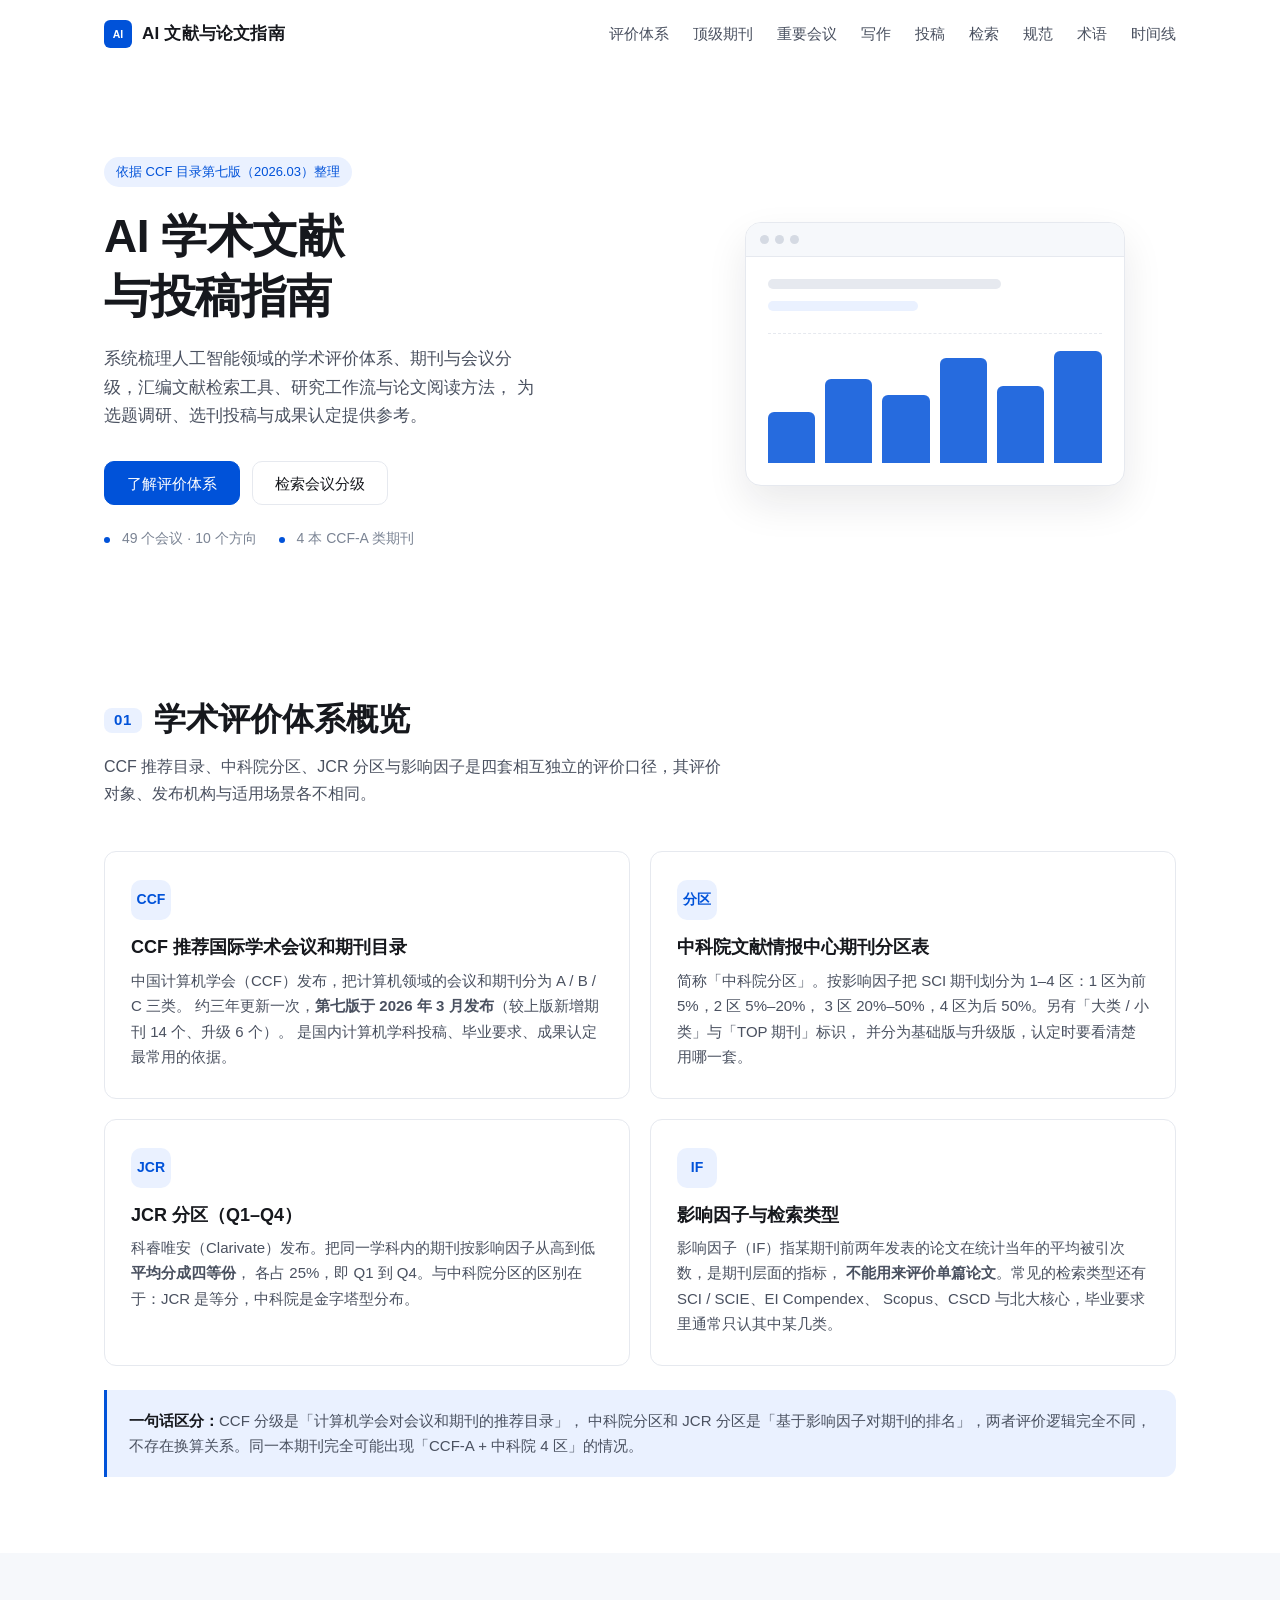
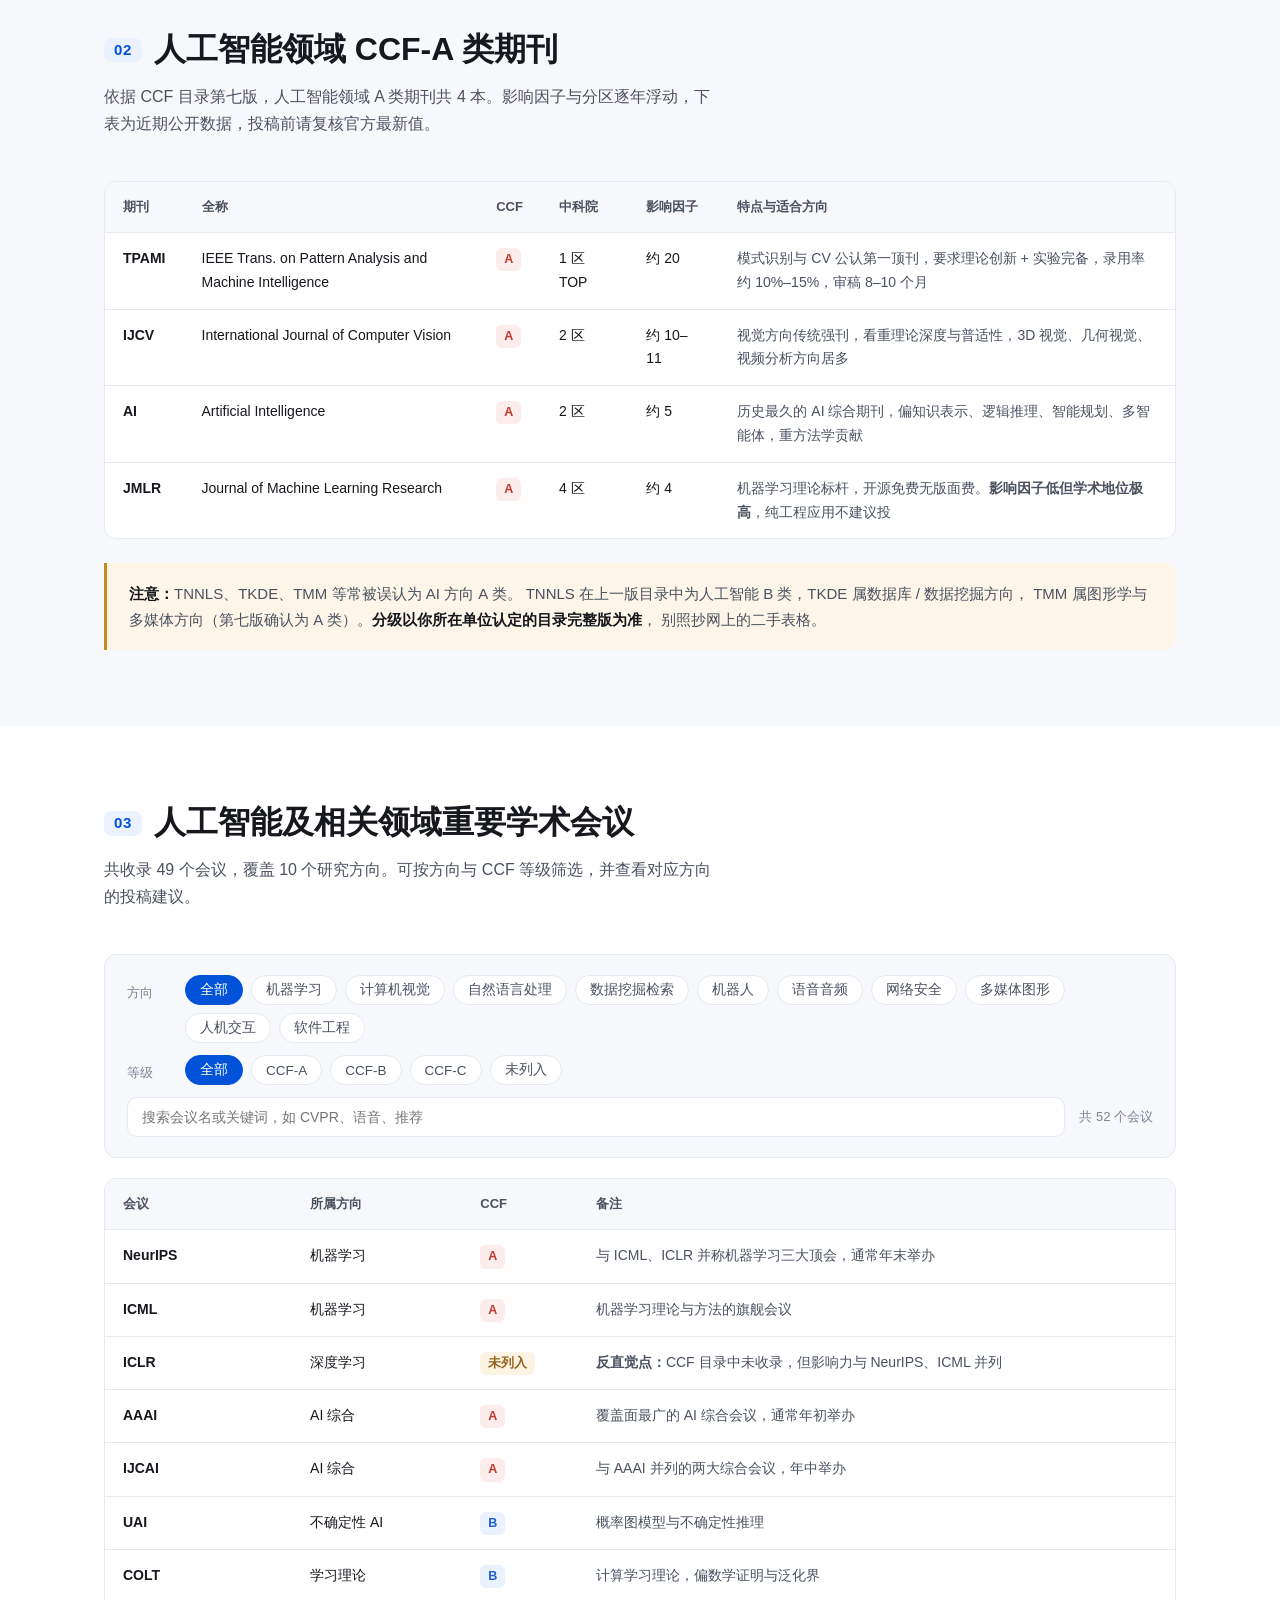
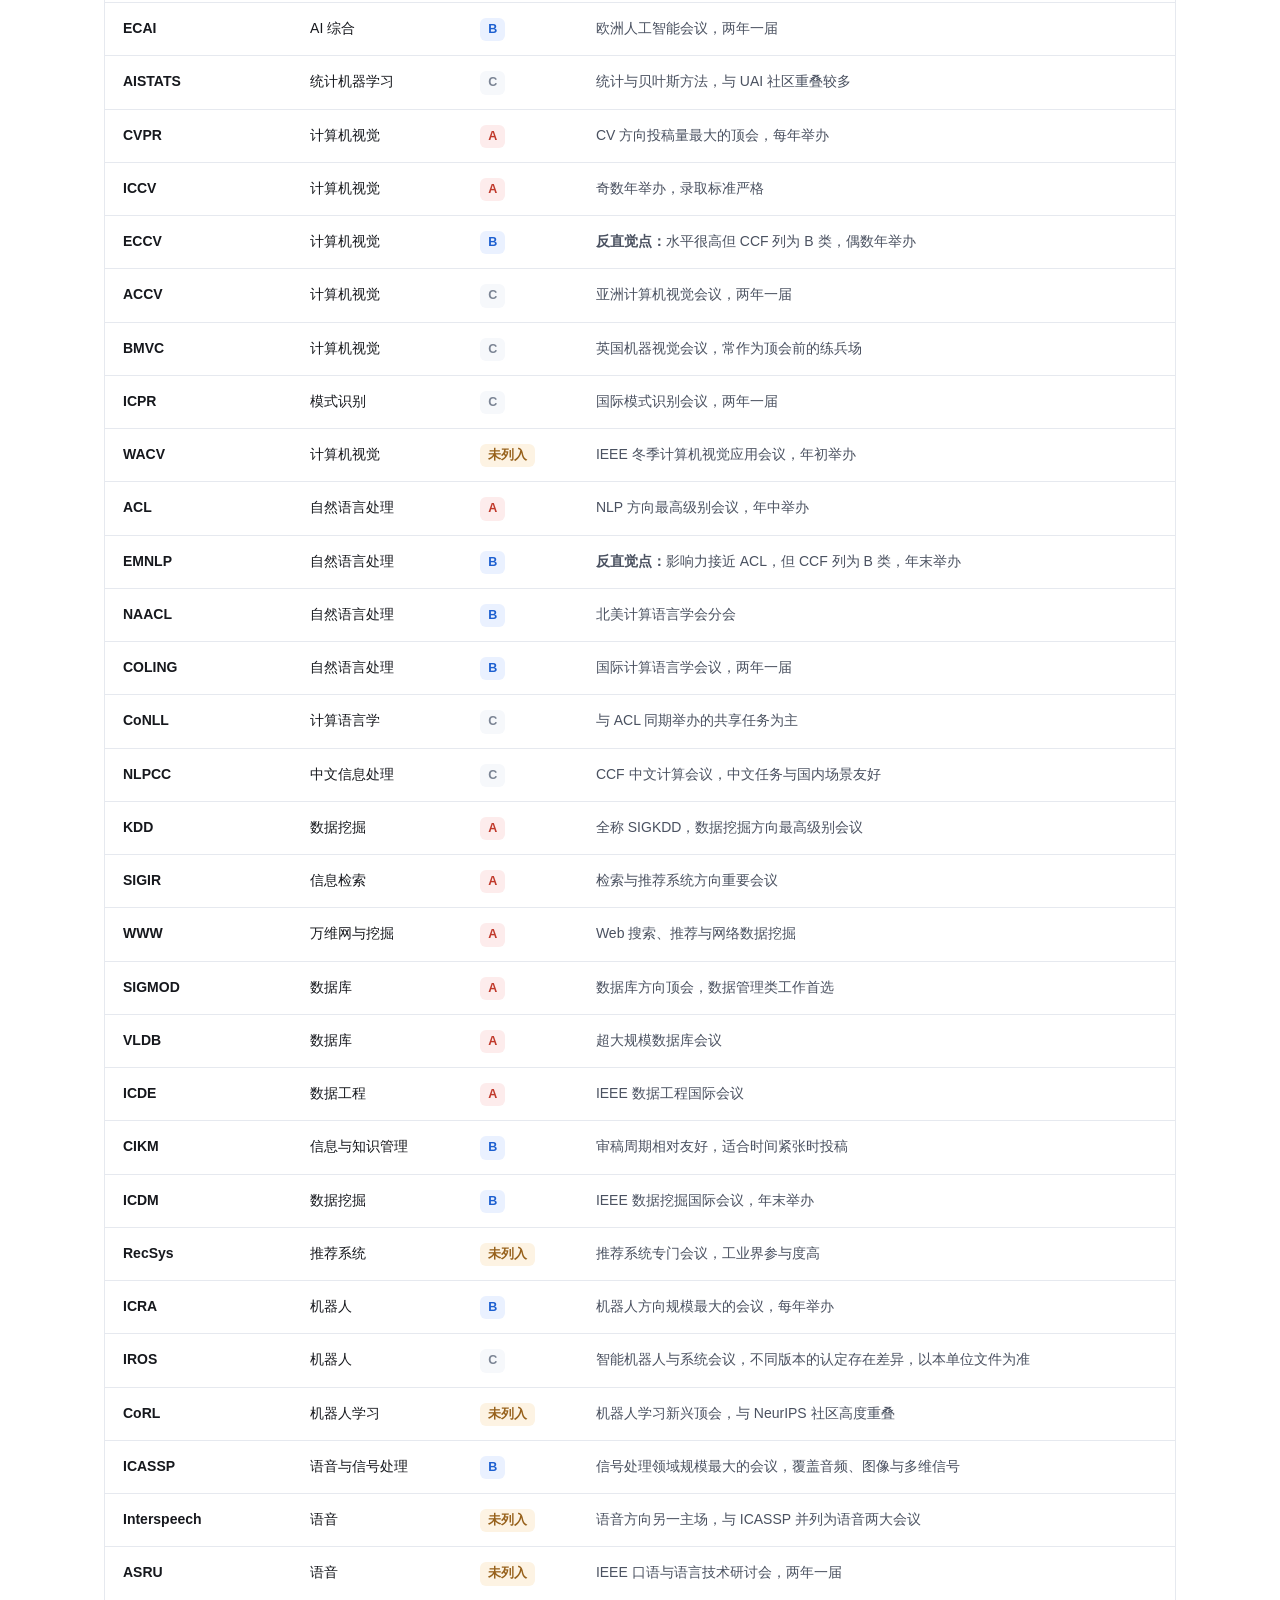
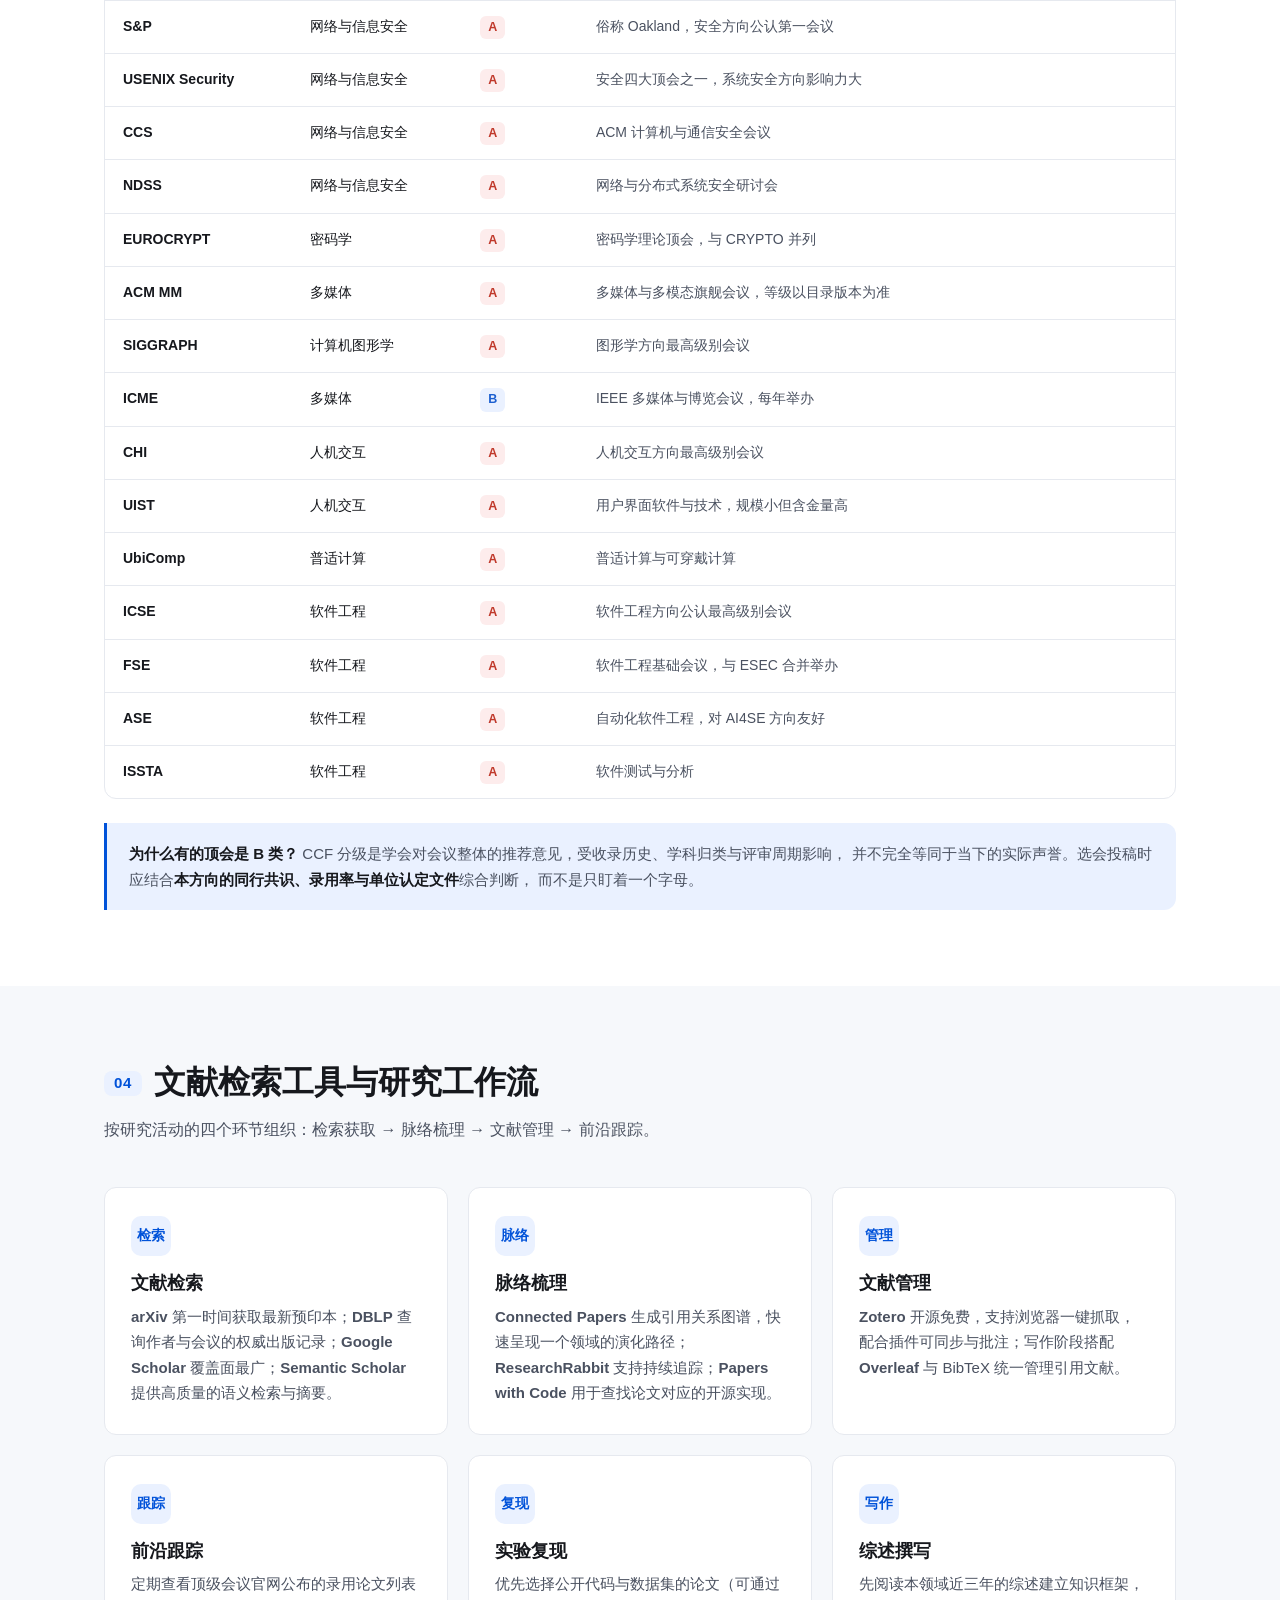
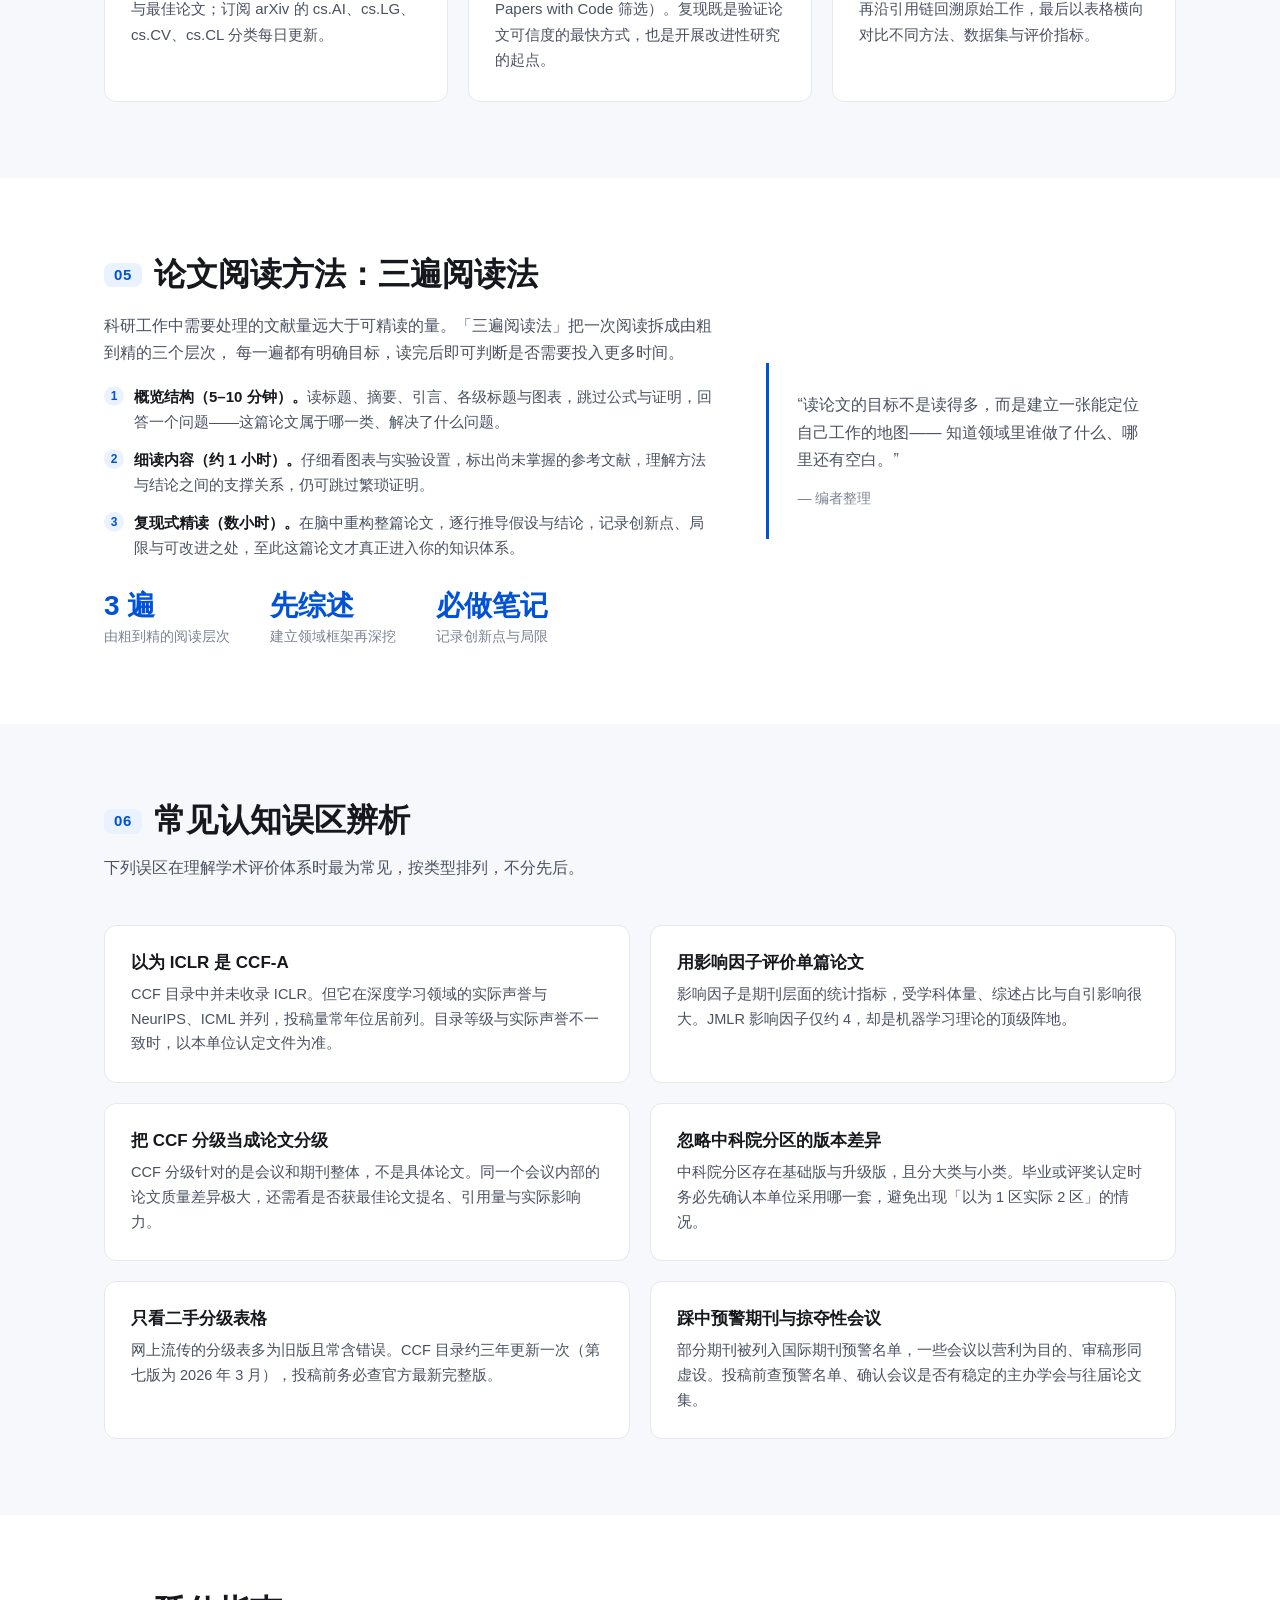
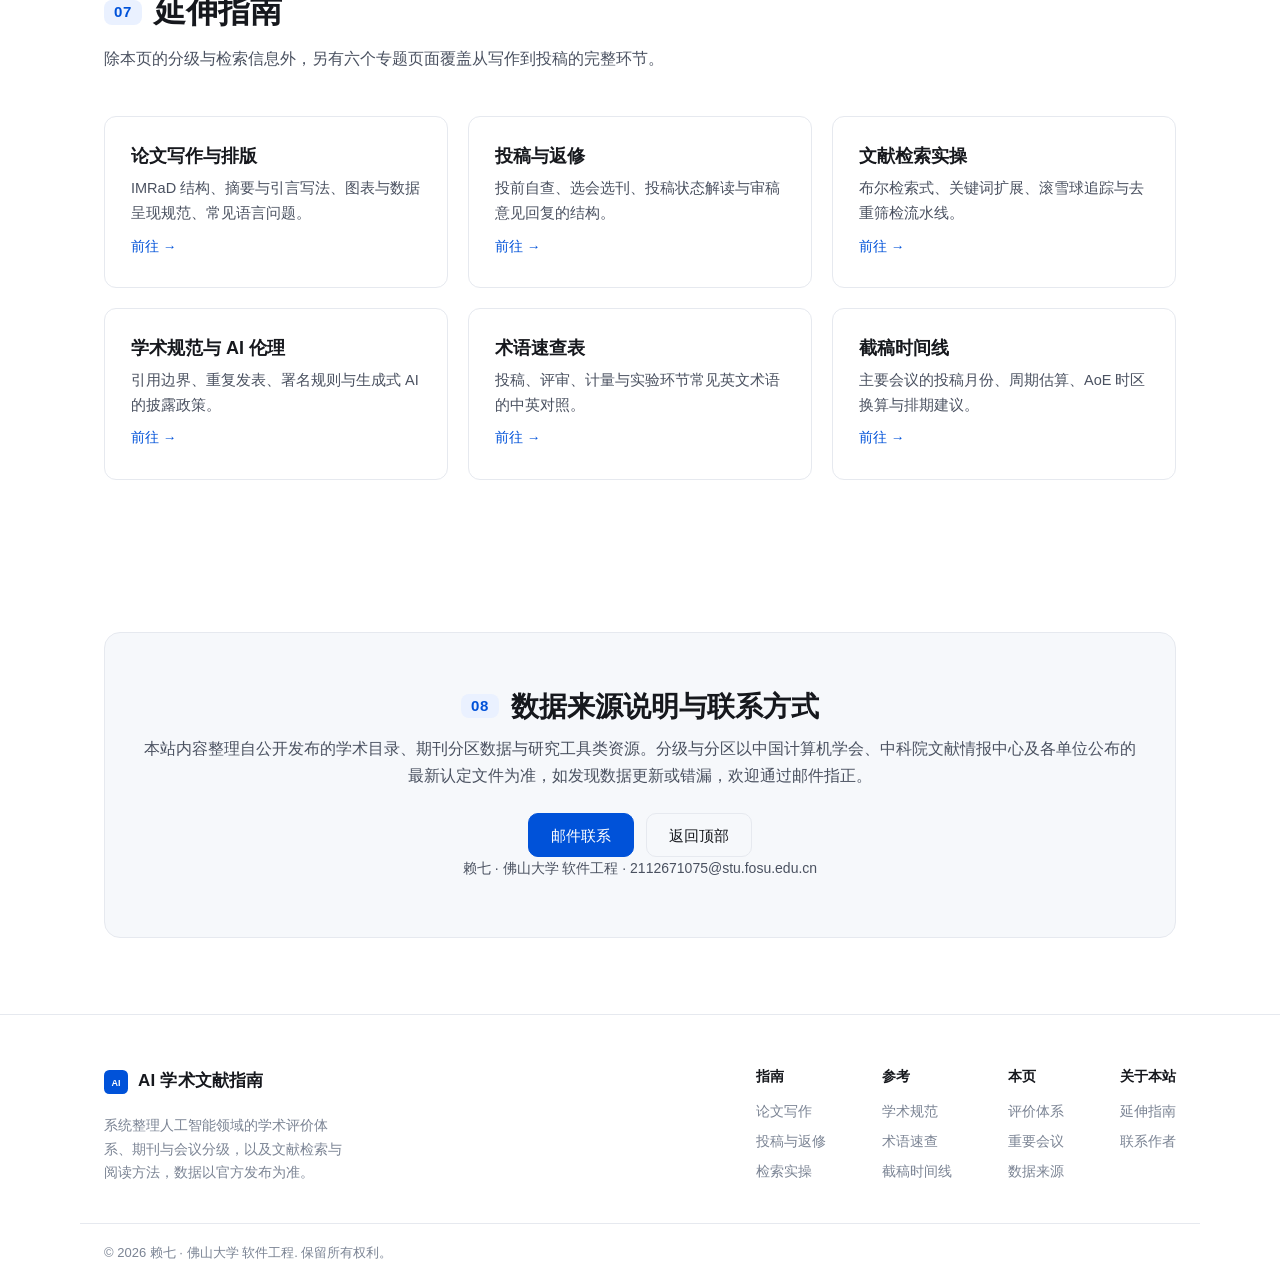
<file: index.html>
<!DOCTYPE html>
<html lang="zh-CN">
<head>
<meta charset="UTF-8">
<meta name="viewport" content="width=device-width, initial-scale=1.0">
<title>AI 学术文献与投稿指南 · 期刊会议分级速查</title>
<meta name="description" content="面向人工智能领域研究者的文献与投稿工具站：厘清 CCF 分级、中科院分区、JCR 分区与影响因子的区别，汇总 AI 方向顶级期刊与重要学术会议，并提供检索工具与论文阅读方法。">
<meta name="keywords" content="CCF分级,中科院分区,JCR分区,影响因子,人工智能顶会,人工智能顶刊,学术投稿,文献检索,论文阅读">
<meta name="author" content="赖七 · 佛山大学 软件工程">
<link rel="icon" type="image/svg+xml" href="assets/img/favicon.svg">
<link rel="stylesheet" href="assets/css/style.css">
</head>
<body>

<header class="header" id="header">
  <div class="container header-inner">
    <a class="logo" href="#top">
      <img src="assets/img/favicon.svg" alt="" width="28" height="28">
      <span>AI 文献与论文指南</span>
    </a>

    <button class="nav-toggle" id="navToggle" aria-label="打开菜单" aria-expanded="false">
      <span></span><span></span><span></span>
    </button>

    <nav class="nav" id="nav">
      <a href="#ranking">评价体系</a>
      <a href="#journals">顶级期刊</a>
      <a href="#confs">重要会议</a>
      <a href="writing.html">写作</a>
      <a href="submit.html">投稿</a>
      <a href="search.html">检索</a>
      <a href="ethics.html">规范</a>
      <a href="glossary.html">术语</a>
      <a href="deadline.html">时间线</a>
    </nav>
  </div>
</header>

<main id="top">

  <section class="hero">
    <div class="container hero-inner">
      <div class="hero-text">
        <span class="badge">依据 CCF 目录第七版（2026.03）整理</span>
        <h1>AI 学术文献<br>与投稿指南</h1>
        <p class="lead">
          系统梳理人工智能领域的学术评价体系、期刊与会议分级，汇编文献检索工具、研究工作流与论文阅读方法，
          为选题调研、选刊投稿与成果认定提供参考。
        </p>
        <div class="hero-actions">
          <a class="btn" href="#ranking">了解评价体系</a>
          <a class="btn btn-ghost" href="#confs">检索会议分级</a>
        </div>
        <ul class="hero-meta">
          <li>49 个会议 · 10 个方向</li>
          <li>4 本 CCF-A 类期刊</li>
        </ul>
      </div>

      <div class="hero-visual" aria-hidden="true">
        <div class="card-mock">
          <div class="mock-bar"><i></i><i></i><i></i></div>
          <div class="mock-body">
            <div class="mock-line w70"></div>
            <div class="mock-line w45"></div>
            <div class="mock-chart">
              <span style="--h:44%"></span>
              <span style="--h:72%"></span>
              <span style="--h:58%"></span>
              <span style="--h:90%"></span>
              <span style="--h:66%"></span>
              <span style="--h:96%"></span>
            </div>
          </div>
        </div>
      </div>
    </div>
  </section>

  <section class="section" id="ranking">
    <div class="container">
      <div class="section-head">
        <h2><span class="sec-num">01</span>学术评价体系概览</h2>
        <p>CCF 推荐目录、中科院分区、JCR 分区与影响因子是四套相互独立的评价口径，其评价对象、发布机构与适用场景各不相同。</p>
      </div>

      <div class="grid grid-2">
        <article class="card">
          <div class="card-icon">CCF</div>
          <h3>CCF 推荐国际学术会议和期刊目录</h3>
          <p>
            中国计算机学会（CCF）发布，把计算机领域的会议和期刊分为 A / B / C 三类。
            约三年更新一次，<strong>第七版于 2026 年 3 月发布</strong>（较上版新增期刊 14 个、升级 6 个）。
            是国内计算机学科投稿、毕业要求、成果认定最常用的依据。
          </p>
        </article>
        <article class="card">
          <div class="card-icon">分区</div>
          <h3>中科院文献情报中心期刊分区表</h3>
          <p>
            简称「中科院分区」。按影响因子把 SCI 期刊划分为 1–4 区：1 区为前 5%，2 区 5%–20%，
            3 区 20%–50%，4 区为后 50%。另有「大类 / 小类」与「TOP 期刊」标识，
            并分为基础版与升级版，认定时要看清楚用哪一套。
          </p>
        </article>
        <article class="card">
          <div class="card-icon">JCR</div>
          <h3>JCR 分区（Q1–Q4）</h3>
          <p>
            科睿唯安（Clarivate）发布。把同一学科内的期刊按影响因子从高到低<strong>平均分成四等份</strong>，
            各占 25%，即 Q1 到 Q4。与中科院分区的区别在于：JCR 是等分，中科院是金字塔型分布。
          </p>
        </article>
        <article class="card">
          <div class="card-icon">IF</div>
          <h3>影响因子与检索类型</h3>
          <p>
            影响因子（IF）指某期刊前两年发表的论文在统计当年的平均被引次数，是期刊层面的指标，
            <strong>不能用来评价单篇论文</strong>。常见的检索类型还有 SCI / SCIE、EI Compendex、
            Scopus、CSCD 与北大核心，毕业要求里通常只认其中某几类。
          </p>
        </article>
      </div>

      <div class="callout callout-info">
        <strong>一句话区分：</strong>CCF 分级是「计算机学会对会议和期刊的推荐目录」，
        中科院分区和 JCR 分区是「基于影响因子对期刊的排名」，两者评价逻辑完全不同，
        不存在换算关系。同一本期刊完全可能出现「CCF-A + 中科院 4 区」的情况。
      </div>
    </div>
  </section>

  <section class="section section-alt" id="journals">
    <div class="container">
      <div class="section-head">
        <h2><span class="sec-num">02</span>人工智能领域 CCF-A 类期刊</h2>
        <p>依据 CCF 目录第七版，人工智能领域 A 类期刊共 4 本。影响因子与分区逐年浮动，下表为近期公开数据，投稿前请复核官方最新值。</p>
      </div>

      <div class="table-wrap">
        <table class="rank">
          <thead>
            <tr>
              <th>期刊</th><th>全称</th><th>CCF</th><th>中科院</th><th>影响因子</th><th>特点与适合方向</th>
            </tr>
          </thead>
          <tbody>
            <tr>
              <td><strong>TPAMI</strong></td>
              <td>IEEE Trans. on Pattern Analysis and Machine Intelligence</td>
              <td><span class="lv lv-a">A</span></td>
              <td>1 区 TOP</td>
              <td>约 20</td>
              <td>模式识别与 CV 公认第一顶刊，要求理论创新 + 实验完备，录用率约 10%–15%，审稿 8–10 个月</td>
            </tr>
            <tr>
              <td><strong>IJCV</strong></td>
              <td>International Journal of Computer Vision</td>
              <td><span class="lv lv-a">A</span></td>
              <td>2 区</td>
              <td>约 10–11</td>
              <td>视觉方向传统强刊，看重理论深度与普适性，3D 视觉、几何视觉、视频分析方向居多</td>
            </tr>
            <tr>
              <td><strong>AI</strong></td>
              <td>Artificial Intelligence</td>
              <td><span class="lv lv-a">A</span></td>
              <td>2 区</td>
              <td>约 5</td>
              <td>历史最久的 AI 综合期刊，偏知识表示、逻辑推理、智能规划、多智能体，重方法学贡献</td>
            </tr>
            <tr>
              <td><strong>JMLR</strong></td>
              <td>Journal of Machine Learning Research</td>
              <td><span class="lv lv-a">A</span></td>
              <td>4 区</td>
              <td>约 4</td>
              <td>机器学习理论标杆，开源免费无版面费。<strong>影响因子低但学术地位极高</strong>，纯工程应用不建议投</td>
            </tr>
          </tbody>
        </table>
      </div>

      <div class="callout callout-warn">
        <strong>注意：</strong>TNNLS、TKDE、TMM 等常被误认为 AI 方向 A 类。
        TNNLS 在上一版目录中为人工智能 B 类，TKDE 属数据库 / 数据挖掘方向，
        TMM 属图形学与多媒体方向（第七版确认为 A 类）。<strong>分级以你所在单位认定的目录完整版为准</strong>，
        别照抄网上的二手表格。
      </div>
    </div>
  </section>

  <section class="section" id="confs">
    <div class="container">
      <div class="section-head">
        <h2><span class="sec-num">03</span>人工智能及相关领域重要学术会议</h2>
        <p>共收录 49 个会议，覆盖 10 个研究方向。可按方向与 CCF 等级筛选，并查看对应方向的投稿建议。</p>
      </div>

      <div class="filters">
        <div class="filter-row">
          <span class="filter-label">方向</span>
          <div class="chips" id="dirChips">
            <button type="button" class="chip is-active" data-dir="all">全部</button>
            <button type="button" class="chip" data-dir="ml">机器学习</button>
            <button type="button" class="chip" data-dir="cv">计算机视觉</button>
            <button type="button" class="chip" data-dir="nlp">自然语言处理</button>
            <button type="button" class="chip" data-dir="dm">数据挖掘检索</button>
            <button type="button" class="chip" data-dir="robot">机器人</button>
            <button type="button" class="chip" data-dir="speech">语音音频</button>
            <button type="button" class="chip" data-dir="sec">网络安全</button>
            <button type="button" class="chip" data-dir="mm">多媒体图形</button>
            <button type="button" class="chip" data-dir="hci">人机交互</button>
            <button type="button" class="chip" data-dir="se">软件工程</button>
          </div>
        </div>

        <div class="filter-row">
          <span class="filter-label">等级</span>
          <div class="chips" id="lvChips">
            <button type="button" class="chip is-active" data-lv="all">全部</button>
            <button type="button" class="chip" data-lv="A">CCF-A</button>
            <button type="button" class="chip" data-lv="B">CCF-B</button>
            <button type="button" class="chip" data-lv="C">CCF-C</button>
            <button type="button" class="chip" data-lv="none">未列入</button>
          </div>
        </div>

        <div class="filter-row filter-row-search">
          <input type="search" id="confSearch" placeholder="搜索会议名或关键词，如 CVPR、语音、推荐" aria-label="搜索会议">
          <span class="filter-count" id="confCount"></span>
        </div>
      </div>

      <div class="dir-tip" id="dirTip" hidden></div>

      <div class="table-wrap">
        <table class="rank" id="confTable">
          <thead>
            <tr>
              <th>会议</th><th>所属方向</th><th>CCF</th><th>备注</th>
            </tr>
          </thead>
          <tbody>
            <tr data-dir="ml" data-lv="A"><td><strong>NeurIPS</strong></td><td>机器学习</td><td><span class="lv lv-a">A</span></td><td>与 ICML、ICLR 并称机器学习三大顶会，通常年末举办</td></tr>
            <tr data-dir="ml" data-lv="A"><td><strong>ICML</strong></td><td>机器学习</td><td><span class="lv lv-a">A</span></td><td>机器学习理论与方法的旗舰会议</td></tr>
            <tr data-dir="ml" data-lv="none"><td><strong>ICLR</strong></td><td>深度学习</td><td><span class="lv lv-none">未列入</span></td><td><strong>反直觉点：</strong>CCF 目录中未收录，但影响力与 NeurIPS、ICML 并列</td></tr>
            <tr data-dir="ml" data-lv="A"><td><strong>AAAI</strong></td><td>AI 综合</td><td><span class="lv lv-a">A</span></td><td>覆盖面最广的 AI 综合会议，通常年初举办</td></tr>
            <tr data-dir="ml" data-lv="A"><td><strong>IJCAI</strong></td><td>AI 综合</td><td><span class="lv lv-a">A</span></td><td>与 AAAI 并列的两大综合会议，年中举办</td></tr>
            <tr data-dir="ml" data-lv="B"><td><strong>UAI</strong></td><td>不确定性 AI</td><td><span class="lv lv-b">B</span></td><td>概率图模型与不确定性推理</td></tr>
            <tr data-dir="ml" data-lv="B"><td><strong>COLT</strong></td><td>学习理论</td><td><span class="lv lv-b">B</span></td><td>计算学习理论，偏数学证明与泛化界</td></tr>
            <tr data-dir="ml" data-lv="B"><td><strong>ECAI</strong></td><td>AI 综合</td><td><span class="lv lv-b">B</span></td><td>欧洲人工智能会议，两年一届</td></tr>
            <tr data-dir="ml" data-lv="C"><td><strong>AISTATS</strong></td><td>统计机器学习</td><td><span class="lv lv-c">C</span></td><td>统计与贝叶斯方法，与 UAI 社区重叠较多</td></tr>

            <tr data-dir="cv" data-lv="A"><td><strong>CVPR</strong></td><td>计算机视觉</td><td><span class="lv lv-a">A</span></td><td>CV 方向投稿量最大的顶会，每年举办</td></tr>
            <tr data-dir="cv" data-lv="A"><td><strong>ICCV</strong></td><td>计算机视觉</td><td><span class="lv lv-a">A</span></td><td>奇数年举办，录取标准严格</td></tr>
            <tr data-dir="cv" data-lv="B"><td><strong>ECCV</strong></td><td>计算机视觉</td><td><span class="lv lv-b">B</span></td><td><strong>反直觉点：</strong>水平很高但 CCF 列为 B 类，偶数年举办</td></tr>
            <tr data-dir="cv" data-lv="C"><td><strong>ACCV</strong></td><td>计算机视觉</td><td><span class="lv lv-c">C</span></td><td>亚洲计算机视觉会议，两年一届</td></tr>
            <tr data-dir="cv" data-lv="C"><td><strong>BMVC</strong></td><td>计算机视觉</td><td><span class="lv lv-c">C</span></td><td>英国机器视觉会议，常作为顶会前的练兵场</td></tr>
            <tr data-dir="cv" data-lv="C"><td><strong>ICPR</strong></td><td>模式识别</td><td><span class="lv lv-c">C</span></td><td>国际模式识别会议，两年一届</td></tr>
            <tr data-dir="cv" data-lv="none"><td><strong>WACV</strong></td><td>计算机视觉</td><td><span class="lv lv-none">未列入</span></td><td>IEEE 冬季计算机视觉应用会议，年初举办</td></tr>

            <tr data-dir="nlp" data-lv="A"><td><strong>ACL</strong></td><td>自然语言处理</td><td><span class="lv lv-a">A</span></td><td>NLP 方向最高级别会议，年中举办</td></tr>
            <tr data-dir="nlp" data-lv="B"><td><strong>EMNLP</strong></td><td>自然语言处理</td><td><span class="lv lv-b">B</span></td><td><strong>反直觉点：</strong>影响力接近 ACL，但 CCF 列为 B 类，年末举办</td></tr>
            <tr data-dir="nlp" data-lv="B"><td><strong>NAACL</strong></td><td>自然语言处理</td><td><span class="lv lv-b">B</span></td><td>北美计算语言学会分会</td></tr>
            <tr data-dir="nlp" data-lv="B"><td><strong>COLING</strong></td><td>自然语言处理</td><td><span class="lv lv-b">B</span></td><td>国际计算语言学会议，两年一届</td></tr>
            <tr data-dir="nlp" data-lv="C"><td><strong>CoNLL</strong></td><td>计算语言学</td><td><span class="lv lv-c">C</span></td><td>与 ACL 同期举办的共享任务为主</td></tr>
            <tr data-dir="nlp" data-lv="C"><td><strong>NLPCC</strong></td><td>中文信息处理</td><td><span class="lv lv-c">C</span></td><td>CCF 中文计算会议，中文任务与国内场景友好</td></tr>

            <tr data-dir="dm" data-lv="A"><td><strong>KDD</strong></td><td>数据挖掘</td><td><span class="lv lv-a">A</span></td><td>全称 SIGKDD，数据挖掘方向最高级别会议</td></tr>
            <tr data-dir="dm" data-lv="A"><td><strong>SIGIR</strong></td><td>信息检索</td><td><span class="lv lv-a">A</span></td><td>检索与推荐系统方向重要会议</td></tr>
            <tr data-dir="dm" data-lv="A"><td><strong>WWW</strong></td><td>万维网与挖掘</td><td><span class="lv lv-a">A</span></td><td>Web 搜索、推荐与网络数据挖掘</td></tr>
            <tr data-dir="dm" data-lv="A"><td><strong>SIGMOD</strong></td><td>数据库</td><td><span class="lv lv-a">A</span></td><td>数据库方向顶会，数据管理类工作首选</td></tr>
            <tr data-dir="dm" data-lv="A"><td><strong>VLDB</strong></td><td>数据库</td><td><span class="lv lv-a">A</span></td><td>超大规模数据库会议</td></tr>
            <tr data-dir="dm" data-lv="A"><td><strong>ICDE</strong></td><td>数据工程</td><td><span class="lv lv-a">A</span></td><td>IEEE 数据工程国际会议</td></tr>
            <tr data-dir="dm" data-lv="B"><td><strong>CIKM</strong></td><td>信息与知识管理</td><td><span class="lv lv-b">B</span></td><td>审稿周期相对友好，适合时间紧张时投稿</td></tr>
            <tr data-dir="dm" data-lv="B"><td><strong>ICDM</strong></td><td>数据挖掘</td><td><span class="lv lv-b">B</span></td><td>IEEE 数据挖掘国际会议，年末举办</td></tr>
            <tr data-dir="dm" data-lv="none"><td><strong>RecSys</strong></td><td>推荐系统</td><td><span class="lv lv-none">未列入</span></td><td>推荐系统专门会议，工业界参与度高</td></tr>

            <tr data-dir="robot" data-lv="B"><td><strong>ICRA</strong></td><td>机器人</td><td><span class="lv lv-b">B</span></td><td>机器人方向规模最大的会议，每年举办</td></tr>
            <tr data-dir="robot" data-lv="C"><td><strong>IROS</strong></td><td>机器人</td><td><span class="lv lv-c">C</span></td><td>智能机器人与系统会议，不同版本的认定存在差异，以本单位文件为准</td></tr>
            <tr data-dir="robot" data-lv="none"><td><strong>CoRL</strong></td><td>机器人学习</td><td><span class="lv lv-none">未列入</span></td><td>机器人学习新兴顶会，与 NeurIPS 社区高度重叠</td></tr>

            <tr data-dir="speech" data-lv="B"><td><strong>ICASSP</strong></td><td>语音与信号处理</td><td><span class="lv lv-b">B</span></td><td>信号处理领域规模最大的会议，覆盖音频、图像与多维信号</td></tr>
            <tr data-dir="speech" data-lv="none"><td><strong>Interspeech</strong></td><td>语音</td><td><span class="lv lv-none">未列入</span></td><td>语音方向另一主场，与 ICASSP 并列为语音两大会议</td></tr>
            <tr data-dir="speech" data-lv="none"><td><strong>ASRU</strong></td><td>语音</td><td><span class="lv lv-none">未列入</span></td><td>IEEE 口语与语言技术研讨会，两年一届</td></tr>

            <tr data-dir="sec" data-lv="A"><td><strong>S&amp;P</strong></td><td>网络与信息安全</td><td><span class="lv lv-a">A</span></td><td>俗称 Oakland，安全方向公认第一会议</td></tr>
            <tr data-dir="sec" data-lv="A"><td><strong>USENIX Security</strong></td><td>网络与信息安全</td><td><span class="lv lv-a">A</span></td><td>安全四大顶会之一，系统安全方向影响力大</td></tr>
            <tr data-dir="sec" data-lv="A"><td><strong>CCS</strong></td><td>网络与信息安全</td><td><span class="lv lv-a">A</span></td><td>ACM 计算机与通信安全会议</td></tr>
            <tr data-dir="sec" data-lv="A"><td><strong>NDSS</strong></td><td>网络与信息安全</td><td><span class="lv lv-a">A</span></td><td>网络与分布式系统安全研讨会</td></tr>
            <tr data-dir="sec" data-lv="A"><td><strong>EUROCRYPT</strong></td><td>密码学</td><td><span class="lv lv-a">A</span></td><td>密码学理论顶会，与 CRYPTO 并列</td></tr>

            <tr data-dir="mm" data-lv="A"><td><strong>ACM MM</strong></td><td>多媒体</td><td><span class="lv lv-a">A</span></td><td>多媒体与多模态旗舰会议，等级以目录版本为准</td></tr>
            <tr data-dir="mm" data-lv="A"><td><strong>SIGGRAPH</strong></td><td>计算机图形学</td><td><span class="lv lv-a">A</span></td><td>图形学方向最高级别会议</td></tr>
            <tr data-dir="mm" data-lv="B"><td><strong>ICME</strong></td><td>多媒体</td><td><span class="lv lv-b">B</span></td><td>IEEE 多媒体与博览会议，每年举办</td></tr>

            <tr data-dir="hci" data-lv="A"><td><strong>CHI</strong></td><td>人机交互</td><td><span class="lv lv-a">A</span></td><td>人机交互方向最高级别会议</td></tr>
            <tr data-dir="hci" data-lv="A"><td><strong>UIST</strong></td><td>人机交互</td><td><span class="lv lv-a">A</span></td><td>用户界面软件与技术，规模小但含金量高</td></tr>
            <tr data-dir="hci" data-lv="A"><td><strong>UbiComp</strong></td><td>普适计算</td><td><span class="lv lv-a">A</span></td><td>普适计算与可穿戴计算</td></tr>

            <tr data-dir="se" data-lv="A"><td><strong>ICSE</strong></td><td>软件工程</td><td><span class="lv lv-a">A</span></td><td>软件工程方向公认最高级别会议</td></tr>
            <tr data-dir="se" data-lv="A"><td><strong>FSE</strong></td><td>软件工程</td><td><span class="lv lv-a">A</span></td><td>软件工程基础会议，与 ESEC 合并举办</td></tr>
            <tr data-dir="se" data-lv="A"><td><strong>ASE</strong></td><td>软件工程</td><td><span class="lv lv-a">A</span></td><td>自动化软件工程，对 AI4SE 方向友好</td></tr>
            <tr data-dir="se" data-lv="A"><td><strong>ISSTA</strong></td><td>软件工程</td><td><span class="lv lv-a">A</span></td><td>软件测试与分析</td></tr>
          </tbody>
        </table>
      </div>

      <div class="empty-state" id="confEmpty" hidden>没有匹配的会议，试试放宽筛选条件或清空搜索词。</div>

      <div class="callout callout-info">
        <strong>为什么有的顶会是 B 类？</strong>
        CCF 分级是学会对会议整体的推荐意见，受收录历史、学科归类与评审周期影响，
        并不完全等同于当下的实际声誉。选会投稿时应结合<strong>本方向的同行共识、录用率与单位认定文件</strong>综合判断，
        而不是只盯着一个字母。
      </div>
    </div>
  </section>

  <section class="section section-alt" id="tools">
    <div class="container">
      <div class="section-head">
        <h2><span class="sec-num">04</span>文献检索工具与研究工作流</h2>
        <p>按研究活动的四个环节组织：检索获取 → 脉络梳理 → 文献管理 → 前沿跟踪。</p>
      </div>

      <div class="grid grid-3">
        <article class="card">
          <div class="card-icon">检索</div>
          <h3>文献检索</h3>
          <p><strong>arXiv</strong> 第一时间获取最新预印本；<strong>DBLP</strong> 查询作者与会议的权威出版记录；<strong>Google Scholar</strong> 覆盖面最广；<strong>Semantic Scholar</strong> 提供高质量的语义检索与摘要。</p>
        </article>
        <article class="card">
          <div class="card-icon">脉络</div>
          <h3>脉络梳理</h3>
          <p><strong>Connected Papers</strong> 生成引用关系图谱，快速呈现一个领域的演化路径；<strong>ResearchRabbit</strong> 支持持续追踪；<strong>Papers with Code</strong> 用于查找论文对应的开源实现。</p>
        </article>
        <article class="card">
          <div class="card-icon">管理</div>
          <h3>文献管理</h3>
          <p><strong>Zotero</strong> 开源免费，支持浏览器一键抓取，配合插件可同步与批注；写作阶段搭配 <strong>Overleaf</strong> 与 BibTeX 统一管理引用文献。</p>
        </article>
        <article class="card">
          <div class="card-icon">跟踪</div>
          <h3>前沿跟踪</h3>
          <p>定期查看顶级会议官网公布的录用论文列表与最佳论文；订阅 arXiv 的 cs.AI、cs.LG、cs.CV、cs.CL 分类每日更新。</p>
        </article>
        <article class="card">
          <div class="card-icon">复现</div>
          <h3>实验复现</h3>
          <p>优先选择公开代码与数据集的论文（可通过 Papers with Code 筛选）。复现既是验证论文可信度的最快方式，也是开展改进性研究的起点。</p>
        </article>
        <article class="card">
          <div class="card-icon">写作</div>
          <h3>综述撰写</h3>
          <p>先阅读本领域近三年的综述建立知识框架，再沿引用链回溯原始工作，最后以表格横向对比不同方法、数据集与评价指标。</p>
        </article>
      </div>
    </div>
  </section>

  <section class="section" id="method">
    <div class="container about-inner">
      <div class="about-text">
        <h2><span class="sec-num">05</span>论文阅读方法：三遍阅读法</h2>
        <p>
          科研工作中需要处理的文献量远大于可精读的量。「三遍阅读法」把一次阅读拆成由粗到精的三个层次，
          每一遍都有明确目标，读完后即可判断是否需要投入更多时间。
        </p>
        <ol class="steps">
          <li><strong>概览结构（5–10 分钟）。</strong>读标题、摘要、引言、各级标题与图表，跳过公式与证明，回答一个问题——这篇论文属于哪一类、解决了什么问题。</li>
          <li><strong>细读内容（约 1 小时）。</strong>仔细看图表与实验设置，标出尚未掌握的参考文献，理解方法与结论之间的支撑关系，仍可跳过繁琐证明。</li>
          <li><strong>复现式精读（数小时）。</strong>在脑中重构整篇论文，逐行推导假设与结论，记录创新点、局限与可改进之处，至此这篇论文才真正进入你的知识体系。</li>
        </ol>
        <dl class="stats">
          <div><dt>3 遍</dt><dd>由粗到精的阅读层次</dd></div>
          <div><dt>先综述</dt><dd>建立领域框架再深挖</dd></div>
          <div><dt>必做笔记</dt><dd>记录创新点与局限</dd></div>
        </dl>
      </div>
      <div class="about-note">
        <blockquote>
          “读论文的目标不是读得多，而是建立一张能定位自己工作的地图——
          知道领域里谁做了什么、哪里还有空白。”
          <cite>— 编者整理</cite>
        </blockquote>
      </div>
    </div>
  </section>

  <section class="section section-alt" id="pitfalls">
    <div class="container">
      <div class="section-head">
        <h2><span class="sec-num">06</span>常见认知误区辨析</h2>
        <p>下列误区在理解学术评价体系时最为常见，按类型排列，不分先后。</p>
      </div>

      <div class="grid grid-2">
        <div class="pitfall">
          <h3>以为 ICLR 是 CCF-A</h3>
          <p>CCF 目录中并未收录 ICLR。但它在深度学习领域的实际声誉与 NeurIPS、ICML 并列，投稿量常年位居前列。目录等级与实际声誉不一致时，以本单位认定文件为准。</p>
        </div>
        <div class="pitfall">
          <h3>用影响因子评价单篇论文</h3>
          <p>影响因子是期刊层面的统计指标，受学科体量、综述占比与自引影响很大。JMLR 影响因子仅约 4，却是机器学习理论的顶级阵地。</p>
        </div>
        <div class="pitfall">
          <h3>把 CCF 分级当成论文分级</h3>
          <p>CCF 分级针对的是会议和期刊整体，不是具体论文。同一个会议内部的论文质量差异极大，还需看是否获最佳论文提名、引用量与实际影响力。</p>
        </div>
        <div class="pitfall">
          <h3>忽略中科院分区的版本差异</h3>
          <p>中科院分区存在基础版与升级版，且分大类与小类。毕业或评奖认定时务必先确认本单位采用哪一套，避免出现「以为 1 区实际 2 区」的情况。</p>
        </div>
        <div class="pitfall">
          <h3>只看二手分级表格</h3>
          <p>网上流传的分级表多为旧版且常含错误。CCF 目录约三年更新一次（第七版为 2026 年 3 月），投稿前务必查官方最新完整版。</p>
        </div>
        <div class="pitfall">
          <h3>踩中预警期刊与掠夺性会议</h3>
          <p>部分期刊被列入国际期刊预警名单，一些会议以营利为目的、审稿形同虚设。投稿前查预警名单、确认会议是否有稳定的主办学会与往届论文集。</p>
        </div>
      </div>
    </div>
  </section>

  <section class="section" id="guides">
    <div class="container">
      <div class="section-head">
        <h2><span class="sec-num">07</span>延伸指南</h2>
        <p>除本页的分级与检索信息外，另有六个专题页面覆盖从写作到投稿的完整环节。</p>
      </div>

      <div class="grid grid-3">
        <a class="card" href="writing.html">
          <h3>论文写作与排版</h3>
          <p>IMRaD 结构、摘要与引言写法、图表与数据呈现规范、常见语言问题。</p>
          <span class="card-link">前往 →</span>
        </a>
        <a class="card" href="submit.html">
          <h3>投稿与返修</h3>
          <p>投前自查、选会选刊、投稿状态解读与审稿意见回复的结构。</p>
          <span class="card-link">前往 →</span>
        </a>
        <a class="card" href="search.html">
          <h3>文献检索实操</h3>
          <p>布尔检索式、关键词扩展、滚雪球追踪与去重筛检流水线。</p>
          <span class="card-link">前往 →</span>
        </a>
        <a class="card" href="ethics.html">
          <h3>学术规范与 AI 伦理</h3>
          <p>引用边界、重复发表、署名规则与生成式 AI 的披露政策。</p>
          <span class="card-link">前往 →</span>
        </a>
        <a class="card" href="glossary.html">
          <h3>术语速查表</h3>
          <p>投稿、评审、计量与实验环节常见英文术语的中英对照。</p>
          <span class="card-link">前往 →</span>
        </a>
        <a class="card" href="deadline.html">
          <h3>截稿时间线</h3>
          <p>主要会议的投稿月份、周期估算、AoE 时区换算与排期建议。</p>
          <span class="card-link">前往 →</span>
        </a>
      </div>
    </div>
  </section>

  <section class="section" id="about">
    <div class="container">
      <div class="cta">
        <h2><span class="sec-num">08</span>数据来源说明与联系方式</h2>
        <p>本站内容整理自公开发布的学术目录、期刊分区数据与研究工具类资源。分级与分区以中国计算机学会、中科院文献情报中心及各单位公布的最新认定文件为准，如发现数据更新或错漏，欢迎通过邮件指正。</p>
        <div class="cta-actions">
          <a class="btn" href="mailto:2112671075@stu.fosu.edu.cn">邮件联系</a>
          <a class="btn btn-ghost" href="#top">返回顶部</a>
        </div>
        <p class="cta-tip">赖七 · 佛山大学 软件工程 · 2112671075@stu.fosu.edu.cn</p>
      </div>
    </div>
  </section>

</main>

<footer class="footer">
  <div class="container footer-inner">
    <div class="footer-brand">
      <a class="logo" href="#top">
        <img src="assets/img/favicon.svg" alt="" width="24" height="24">
        <span>AI 学术文献指南</span>
      </a>
      <p>系统整理人工智能领域的学术评价体系、期刊与会议分级，以及文献检索与阅读方法，数据以官方发布为准。</p>
    </div>
    <div class="footer-links">
      <div>
        <h4>指南</h4>
        <a href="writing.html">论文写作</a>
        <a href="submit.html">投稿与返修</a>
        <a href="search.html">检索实操</a>
      </div>
      <div>
        <h4>参考</h4>
        <a href="ethics.html">学术规范</a>
        <a href="glossary.html">术语速查</a>
        <a href="deadline.html">截稿时间线</a>
      </div>
      <div>
        <h4>本页</h4>
        <a href="#ranking">评价体系</a>
        <a href="#confs">重要会议</a>
        <a href="#about">数据来源</a>
      </div>
      <div>
        <h4>关于本站</h4>
        <a href="#guides">延伸指南</a>
        <a href="mailto:2112671075@stu.fosu.edu.cn">联系作者</a>
      </div>
    </div>
  </div>

  <div class="container footer-bottom">
    <p>© <span id="year">2026</span> 赖七 · 佛山大学 软件工程. 保留所有权利。</p>
    <!-- 本站当前使用第三方托管域名；若日后绑定国内自有域名，需完成 ICP 备案与公安备案，并在此展示备案号 -->
  </div>
</footer>

<script src="assets/js/main.js"></script>
</body>
</html>
</file>
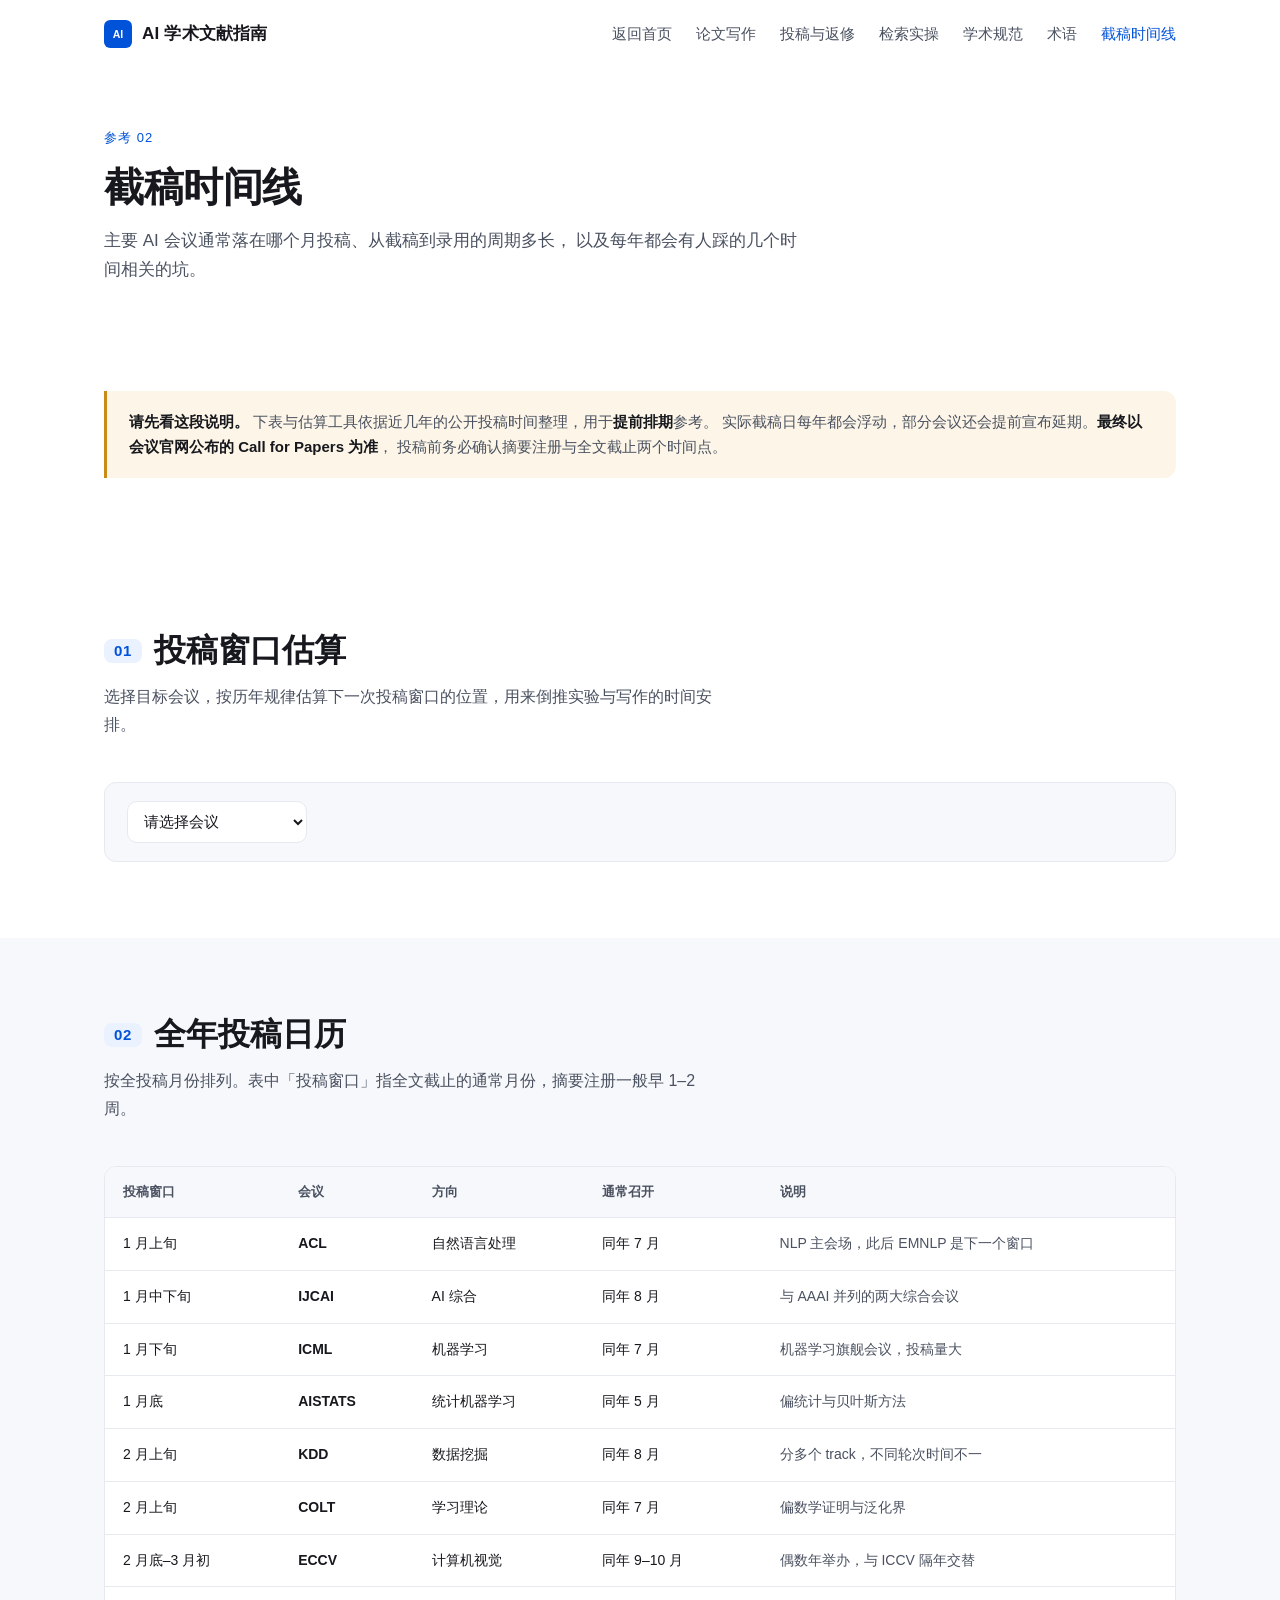
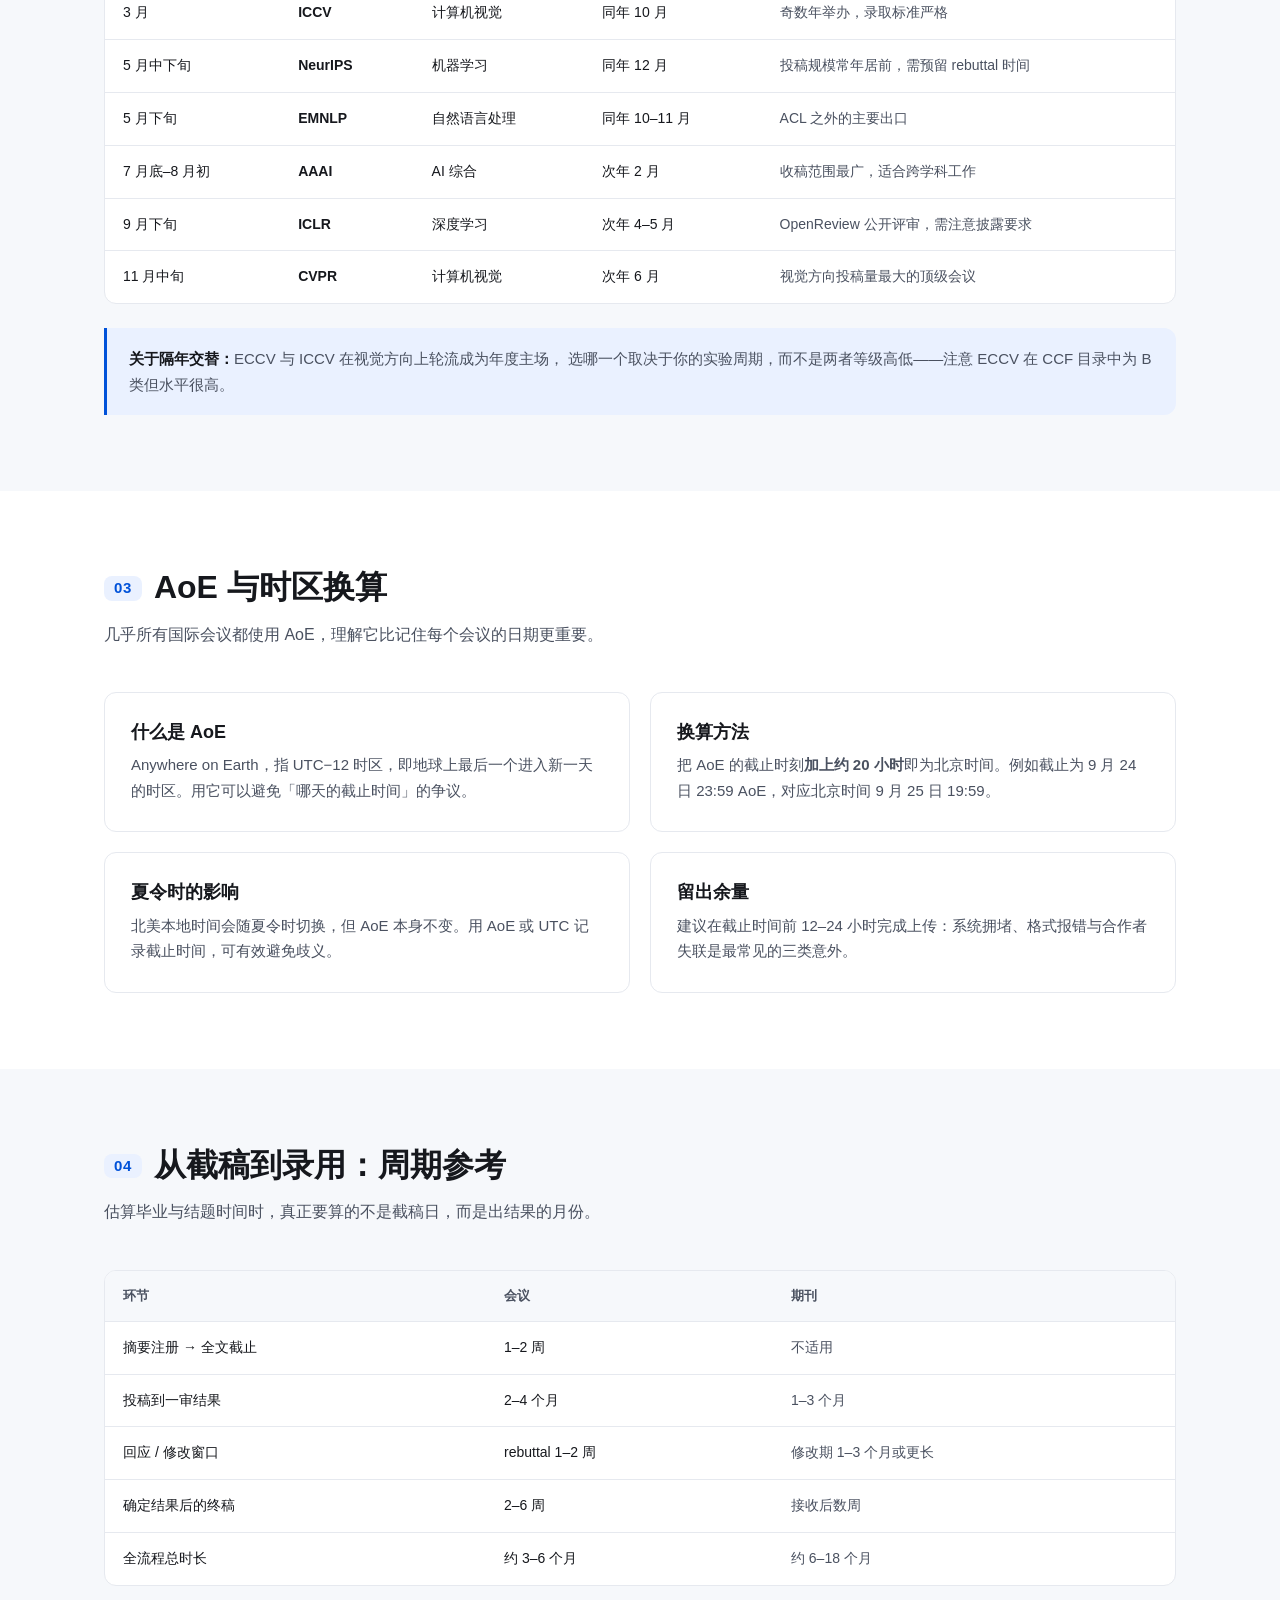
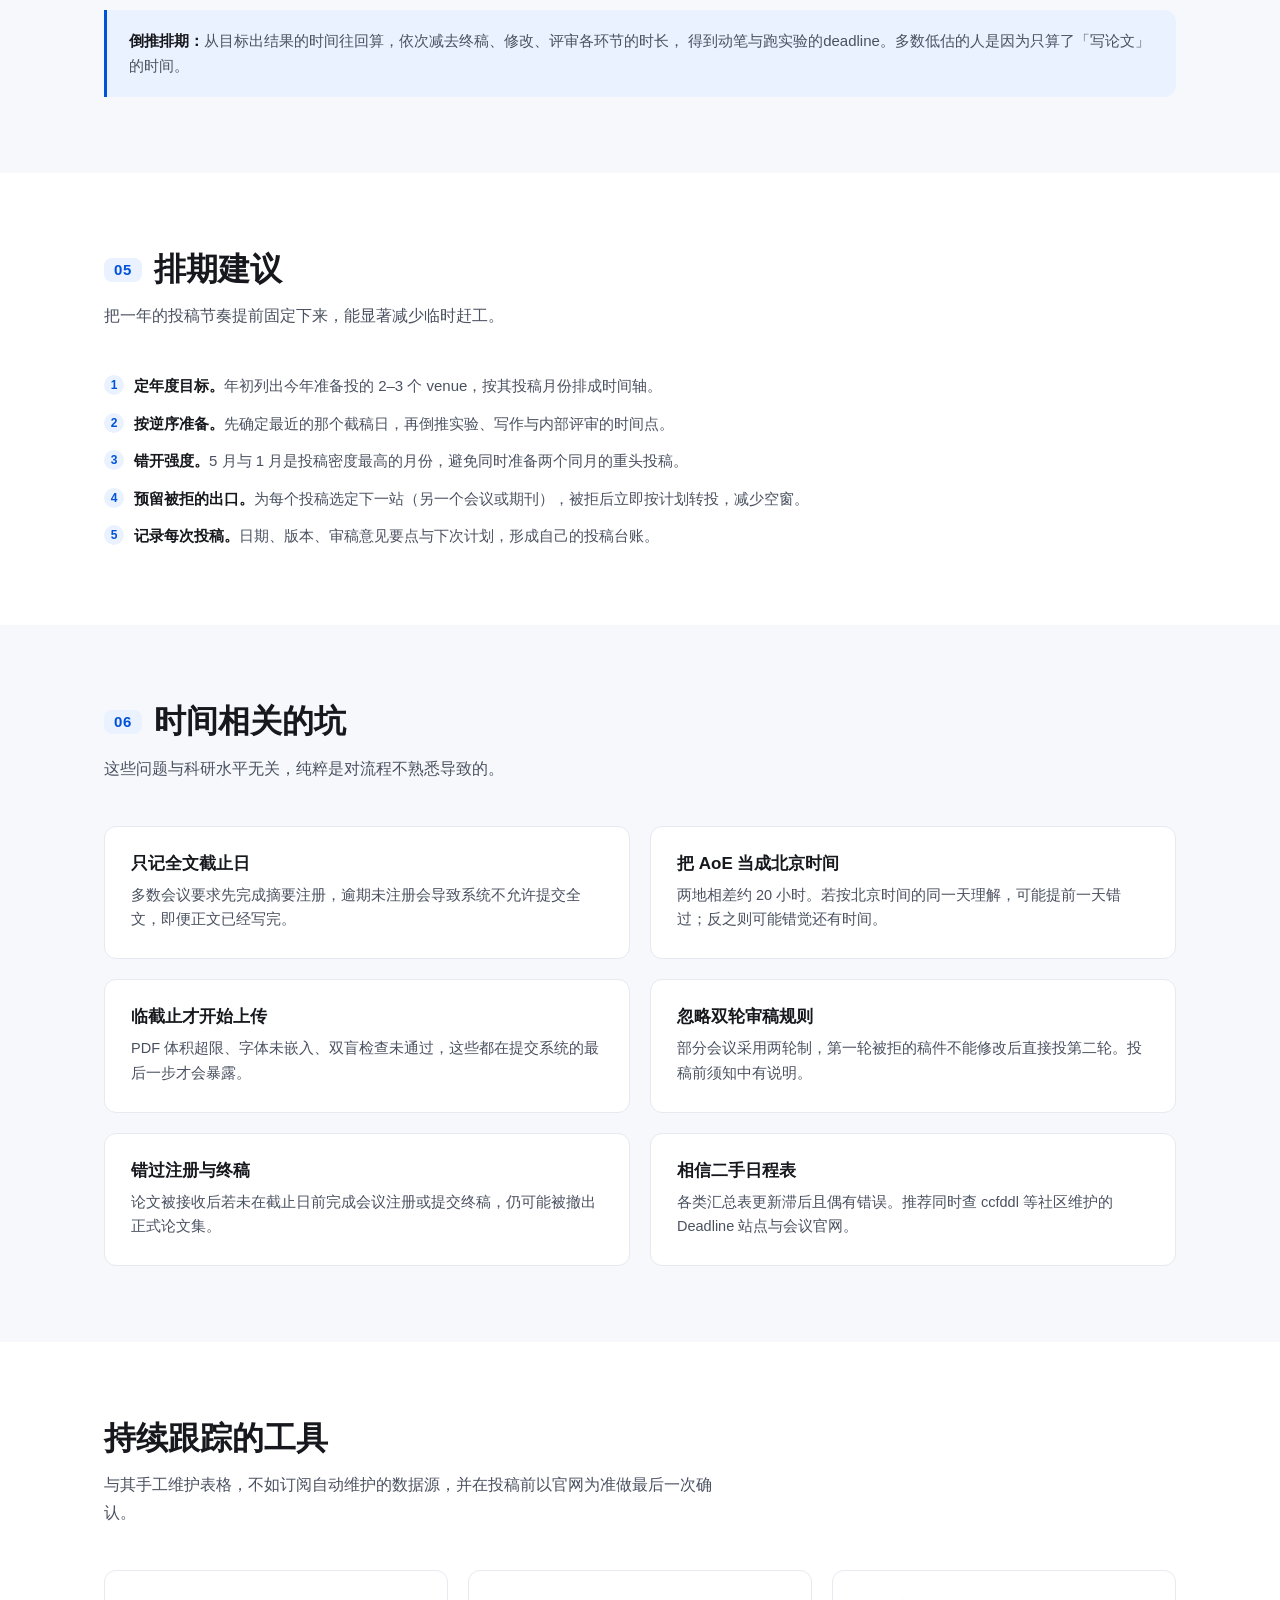
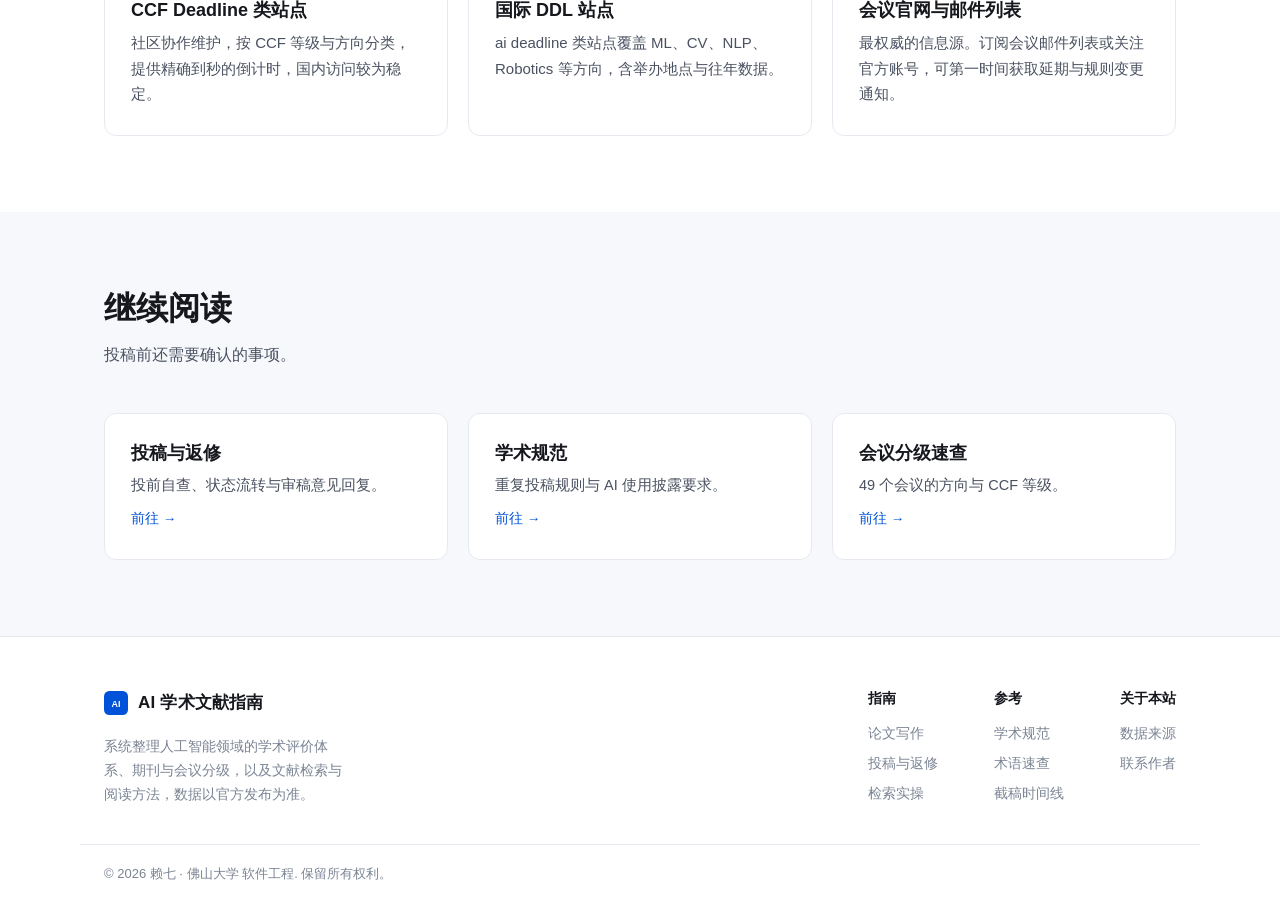
<file: deadline.html>
<!DOCTYPE html>
<html lang="zh-CN">
<head>
<meta charset="UTF-8">
<meta name="viewport" content="width=device-width, initial-scale=1.0">
<title>截稿时间线 · AI 学术文献指南</title>
<meta name="description" content="人工智能方向主要会议的投稿月份、截稿到录用的各环节周期、AoE 时区换算，以及用于排期的估算工具与常见避坑点。">
<meta name="author" content="赖七 · 佛山大学 软件工程">
<link rel="icon" type="image/svg+xml" href="assets/img/favicon.svg">
<link rel="stylesheet" href="assets/css/style.css">
</head>
<body>

<header class="header" id="header">
  <div class="container header-inner">
    <a class="logo" href="index.html">
      <img src="assets/img/favicon.svg" alt="" width="28" height="28">
      <span>AI 学术文献指南</span>
    </a>

    <button class="nav-toggle" id="navToggle" aria-label="打开菜单" aria-expanded="false">
      <span></span><span></span><span></span>
    </button>

    <nav class="nav" id="nav">
      <a href="index.html">返回首页</a>
      <a href="writing.html">论文写作</a>
      <a href="submit.html">投稿与返修</a>
      <a href="search.html">检索实操</a>
      <a href="ethics.html">学术规范</a>
      <a href="glossary.html">术语</a>
      <a href="deadline.html" class="is-current">截稿时间线</a>
    </nav>
  </div>
</header>

<main id="top">

  <section class="page-head">
    <div class="container">
      <p class="page-kicker">参考 02</p>
      <h1>截稿时间线</h1>
      <p class="lead">
        主要 AI 会议通常落在哪个月投稿、从截稿到录用的周期多长，
        以及每年都会有人踩的几个时间相关的坑。
      </p>
    </div>
  </section>

  <section class="section" id="disclaimer">
    <div class="container">
      <div class="callout callout-warn">
        <strong>请先看这段说明。</strong>
        下表与估算工具依据近几年的公开投稿时间整理，用于<strong>提前排期</strong>参考。
        实际截稿日每年都会浮动，部分会议还会提前宣布延期。<strong>最终以会议官网公布的 Call for Papers 为准</strong>，
        投稿前务必确认摘要注册与全文截止两个时间点。
      </div>
    </div>
  </section>

  <section class="section" id="estimator">
    <div class="container">
      <div class="section-head">
        <h2><span class="sec-num">01</span>投稿窗口估算</h2>
        <p>选择目标会议，按历年规律估算下一次投稿窗口的位置，用来倒推实验与写作的时间安排。</p>
      </div>

      <div class="tool">
        <select id="ddlSelect" aria-label="选择会议">
          <option value="none" data-month="0">请选择会议</option>
          <optgroup label="1 月">
            <option data-month="1">ACL</option>
            <option data-month="1">IJCAI</option>
            <option data-month="1">ICML</option>
            <option data-month="1">AISTATS</option>
          </optgroup>
          <optgroup label="2–3 月">
            <option data-month="2">KDD</option>
            <option data-month="2">COLT</option>
            <option data-month="3">ECCV（偶数年）</option>
            <option data-month="3">ICCV（奇数年）</option>
          </optgroup>
          <optgroup label="5 月">
            <option data-month="5">NeurIPS</option>
            <option data-month="5">EMNLP</option>
          </optgroup>
          <optgroup label="下半年">
            <option data-month="8">AAAI</option>
            <option data-month="9">ICLR</option>
            <option data-month="11">CVPR</option>
          </optgroup>
        </select>
        <span class="tool-out" id="ddlResult"></span>
      </div>
    </div>
  </section>

  <section class="section section-alt" id="calendar">
    <div class="container">
      <div class="section-head">
        <h2><span class="sec-num">02</span>全年投稿日历</h2>
        <p>按全投稿月份排列。表中「投稿窗口」指全文截止的通常月份，摘要注册一般早 1–2 周。</p>
      </div>

      <div class="table-wrap">
        <table class="rank">
          <thead>
            <tr><th>投稿窗口</th><th>会议</th><th>方向</th><th>通常召开</th><th>说明</th></tr>
          </thead>
          <tbody>
            <tr><td>1 月上旬</td><td><strong>ACL</strong></td><td>自然语言处理</td><td>同年 7 月</td><td>NLP 主会场，此后 EMNLP 是下一个窗口</td></tr>
            <tr><td>1 月中下旬</td><td><strong>IJCAI</strong></td><td>AI 综合</td><td>同年 8 月</td><td>与 AAAI 并列的两大综合会议</td></tr>
            <tr><td>1 月下旬</td><td><strong>ICML</strong></td><td>机器学习</td><td>同年 7 月</td><td>机器学习旗舰会议，投稿量大</td></tr>
            <tr><td>1 月底</td><td><strong>AISTATS</strong></td><td>统计机器学习</td><td>同年 5 月</td><td>偏统计与贝叶斯方法</td></tr>
            <tr><td>2 月上旬</td><td><strong>KDD</strong></td><td>数据挖掘</td><td>同年 8 月</td><td>分多个 track，不同轮次时间不一</td></tr>
            <tr><td>2 月上旬</td><td><strong>COLT</strong></td><td>学习理论</td><td>同年 7 月</td><td>偏数学证明与泛化界</td></tr>
            <tr><td>2 月底–3 月初</td><td><strong>ECCV</strong></td><td>计算机视觉</td><td>同年 9–10 月</td><td>偶数年举办，与 ICCV 隔年交替</td></tr>
            <tr><td>3 月</td><td><strong>ICCV</strong></td><td>计算机视觉</td><td>同年 10 月</td><td>奇数年举办，录取标准严格</td></tr>
            <tr><td>5 月中下旬</td><td><strong>NeurIPS</strong></td><td>机器学习</td><td>同年 12 月</td><td>投稿规模常年居前，需预留 rebuttal 时间</td></tr>
            <tr><td>5 月下旬</td><td><strong>EMNLP</strong></td><td>自然语言处理</td><td>同年 10–11 月</td><td>ACL 之外的主要出口</td></tr>
            <tr><td>7 月底–8 月初</td><td><strong>AAAI</strong></td><td>AI 综合</td><td>次年 2 月</td><td>收稿范围最广，适合跨学科工作</td></tr>
            <tr><td>9 月下旬</td><td><strong>ICLR</strong></td><td>深度学习</td><td>次年 4–5 月</td><td>OpenReview 公开评审，需注意披露要求</td></tr>
            <tr><td>11 月中旬</td><td><strong>CVPR</strong></td><td>计算机视觉</td><td>次年 6 月</td><td>视觉方向投稿量最大的顶级会议</td></tr>
          </tbody>
        </table>
      </div>

      <div class="callout callout-info">
        <strong>关于隔年交替：</strong>ECCV 与 ICCV 在视觉方向上轮流成为年度主场，
        选哪一个取决于你的实验周期，而不是两者等级高低——注意 ECCV 在 CCF 目录中为 B 类但水平很高。
      </div>
    </div>
  </section>

  <section class="section" id="aoe">
    <div class="container">
      <div class="section-head">
        <h2><span class="sec-num">03</span>AoE 与时区换算</h2>
        <p>几乎所有国际会议都使用 AoE，理解它比记住每个会议的日期更重要。</p>
      </div>

      <div class="grid grid-2">
        <article class="card">
          <h3>什么是 AoE</h3>
          <p>Anywhere on Earth，指 UTC−12 时区，即地球上最后一个进入新一天的时区。用它可以避免「哪天的截止时间」的争议。</p>
        </article>
        <article class="card">
          <h3>换算方法</h3>
          <p>把 AoE 的截止时刻<strong>加上约 20 小时</strong>即为北京时间。例如截止为 9 月 24 日 23:59 AoE，对应北京时间 9 月 25 日 19:59。</p>
        </article>
        <article class="card">
          <h3>夏令时的影响</h3>
          <p>北美本地时间会随夏令时切换，但 AoE 本身不变。用 AoE 或 UTC 记录截止时间，可有效避免歧义。</p>
        </article>
        <article class="card">
          <h3>留出余量</h3>
          <p>建议在截止时间前 12–24 小时完成上传：系统拥堵、格式报错与合作者失联是最常见的三类意外。</p>
        </article>
      </div>
    </div>
  </section>

  <section class="section section-alt" id="cycle">
    <div class="container">
      <div class="section-head">
        <h2><span class="sec-num">04</span>从截稿到录用：周期参考</h2>
        <p>估算毕业与结题时间时，真正要算的不是截稿日，而是出结果的月份。</p>
      </div>

      <div class="table-wrap">
        <table class="rank">
          <thead>
            <tr><th>环节</th><th>会议</th><th>期刊</th></tr>
          </thead>
          <tbody>
            <tr><td>摘要注册 → 全文截止</td><td>1–2 周</td><td>不适用</td></tr>
            <tr><td>投稿到一审结果</td><td>2–4 个月</td><td>1–3 个月</td></tr>
            <tr><td>回应 / 修改窗口</td><td>rebuttal 1–2 周</td><td>修改期 1–3 个月或更长</td></tr>
            <tr><td>确定结果后的终稿</td><td>2–6 周</td><td>接收后数周</td></tr>
            <tr><td>全流程总时长</td><td>约 3–6 个月</td><td>约 6–18 个月</td></tr>
          </tbody>
        </table>
      </div>

      <div class="callout callout-info">
        <strong>倒推排期：</strong>从目标出结果的时间往回算，依次减去终稿、修改、评审各环节的时长，
        得到动笔与跑实验的deadline。多数低估的人是因为只算了「写论文」的时间。
      </div>
    </div>
  </section>

  <section class="section" id="planning">
    <div class="container">
      <div class="section-head">
        <h2><span class="sec-num">05</span>排期建议</h2>
        <p>把一年的投稿节奏提前固定下来，能显著减少临时赶工。</p>
      </div>

      <ol class="steps">
        <li><strong>定年度目标。</strong>年初列出今年准备投的 2–3 个 venue，按其投稿月份排成时间轴。</li>
        <li><strong>按逆序准备。</strong>先确定最近的那个截稿日，再倒推实验、写作与内部评审的时间点。</li>
        <li><strong>错开强度。</strong>5 月与 1 月是投稿密度最高的月份，避免同时准备两个同月的重头投稿。</li>
        <li><strong>预留被拒的出口。</strong>为每个投稿选定下一站（另一个会议或期刊），被拒后立即按计划转投，减少空窗。</li>
        <li><strong>记录每次投稿。</strong>日期、版本、审稿意见要点与下次计划，形成自己的投稿台账。</li>
      </ol>
    </div>
  </section>

  <section class="section section-alt" id="pitfalls">
    <div class="container">
      <div class="section-head">
        <h2><span class="sec-num">06</span>时间相关的坑</h2>
        <p>这些问题与科研水平无关，纯粹是对流程不熟悉导致的。</p>
      </div>

      <div class="grid grid-2">
        <div class="pitfall">
          <h3>只记全文截止日</h3>
          <p>多数会议要求先完成摘要注册，逾期未注册会导致系统不允许提交全文，即便正文已经写完。</p>
        </div>
        <div class="pitfall">
          <h3>把 AoE 当成北京时间</h3>
          <p>两地相差约 20 小时。若按北京时间的同一天理解，可能提前一天错过；反之则可能错觉还有时间。</p>
        </div>
        <div class="pitfall">
          <h3>临截止才开始上传</h3>
          <p>PDF 体积超限、字体未嵌入、双盲检查未通过，这些都在提交系统的最后一步才会暴露。</p>
        </div>
        <div class="pitfall">
          <h3>忽略双轮审稿规则</h3>
          <p>部分会议采用两轮制，第一轮被拒的稿件不能修改后直接投第二轮。投稿前须知中有说明。</p>
        </div>
        <div class="pitfall">
          <h3>错过注册与终稿</h3>
          <p>论文被接收后若未在截止日前完成会议注册或提交终稿，仍可能被撤出正式论文集。</p>
        </div>
        <div class="pitfall">
          <h3>相信二手日程表</h3>
          <p>各类汇总表更新滞后且偶有错误。推荐同时查 ccfddl 等社区维护的 Deadline 站点与会议官网。</p>
        </div>
      </div>
    </div>
  </section>

  <section class="section" id="trackers">
    <div class="container">
      <div class="section-head">
        <h2>持续跟踪的工具</h2>
        <p>与其手工维护表格，不如订阅自动维护的数据源，并在投稿前以官网为准做最后一次确认。</p>
      </div>

      <div class="grid grid-3">
        <article class="card">
          <h3>CCF Deadline 类站点</h3>
          <p>社区协作维护，按 CCF 等级与方向分类，提供精确到秒的倒计时，国内访问较为稳定。</p>
        </article>
        <article class="card">
          <h3>国际 DDL 站点</h3>
          <p>ai deadline 类站点覆盖 ML、CV、NLP、Robotics 等方向，含举办地点与往年数据。</p>
        </article>
        <article class="card">
          <h3>会议官网与邮件列表</h3>
          <p>最权威的信息源。订阅会议邮件列表或关注官方账号，可第一时间获取延期与规则变更通知。</p>
        </article>
      </div>
    </div>
  </section>

  <section class="section section-alt" id="next">
    <div class="container">
      <div class="section-head">
        <h2>继续阅读</h2>
        <p>投稿前还需要确认的事项。</p>
      </div>
      <div class="grid grid-3">
        <a class="card" href="submit.html">
          <h3>投稿与返修</h3>
          <p>投前自查、状态流转与审稿意见回复。</p>
          <span class="card-link">前往 →</span>
        </a>
        <a class="card" href="ethics.html">
          <h3>学术规范</h3>
          <p>重复投稿规则与 AI 使用披露要求。</p>
          <span class="card-link">前往 →</span>
        </a>
        <a class="card" href="index.html#confs">
          <h3>会议分级速查</h3>
          <p>49 个会议的方向与 CCF 等级。</p>
          <span class="card-link">前往 →</span>
        </a>
      </div>
    </div>
  </section>

</main>

<footer class="footer">
  <div class="container footer-inner">
    <div class="footer-brand">
      <a class="logo" href="index.html">
        <img src="assets/img/favicon.svg" alt="" width="24" height="24">
        <span>AI 学术文献指南</span>
      </a>
      <p>系统整理人工智能领域的学术评价体系、期刊与会议分级，以及文献检索与阅读方法，数据以官方发布为准。</p>
    </div>
    <div class="footer-links">
      <div>
        <h4>指南</h4>
        <a href="writing.html">论文写作</a>
        <a href="submit.html">投稿与返修</a>
        <a href="search.html">检索实操</a>
      </div>
      <div>
        <h4>参考</h4>
        <a href="ethics.html">学术规范</a>
        <a href="glossary.html">术语速查</a>
        <a href="deadline.html">截稿时间线</a>
      </div>
      <div>
        <h4>关于本站</h4>
        <a href="index.html#about">数据来源</a>
        <a href="mailto:2112671075@stu.fosu.edu.cn">联系作者</a>
      </div>
    </div>
  </div>

  <div class="container footer-bottom">
    <p>© <span id="year">2026</span> 赖七 · 佛山大学 软件工程. 保留所有权利。</p>
  </div>
</footer>

<script src="assets/js/main.js"></script>
</body>
</html>
</file>
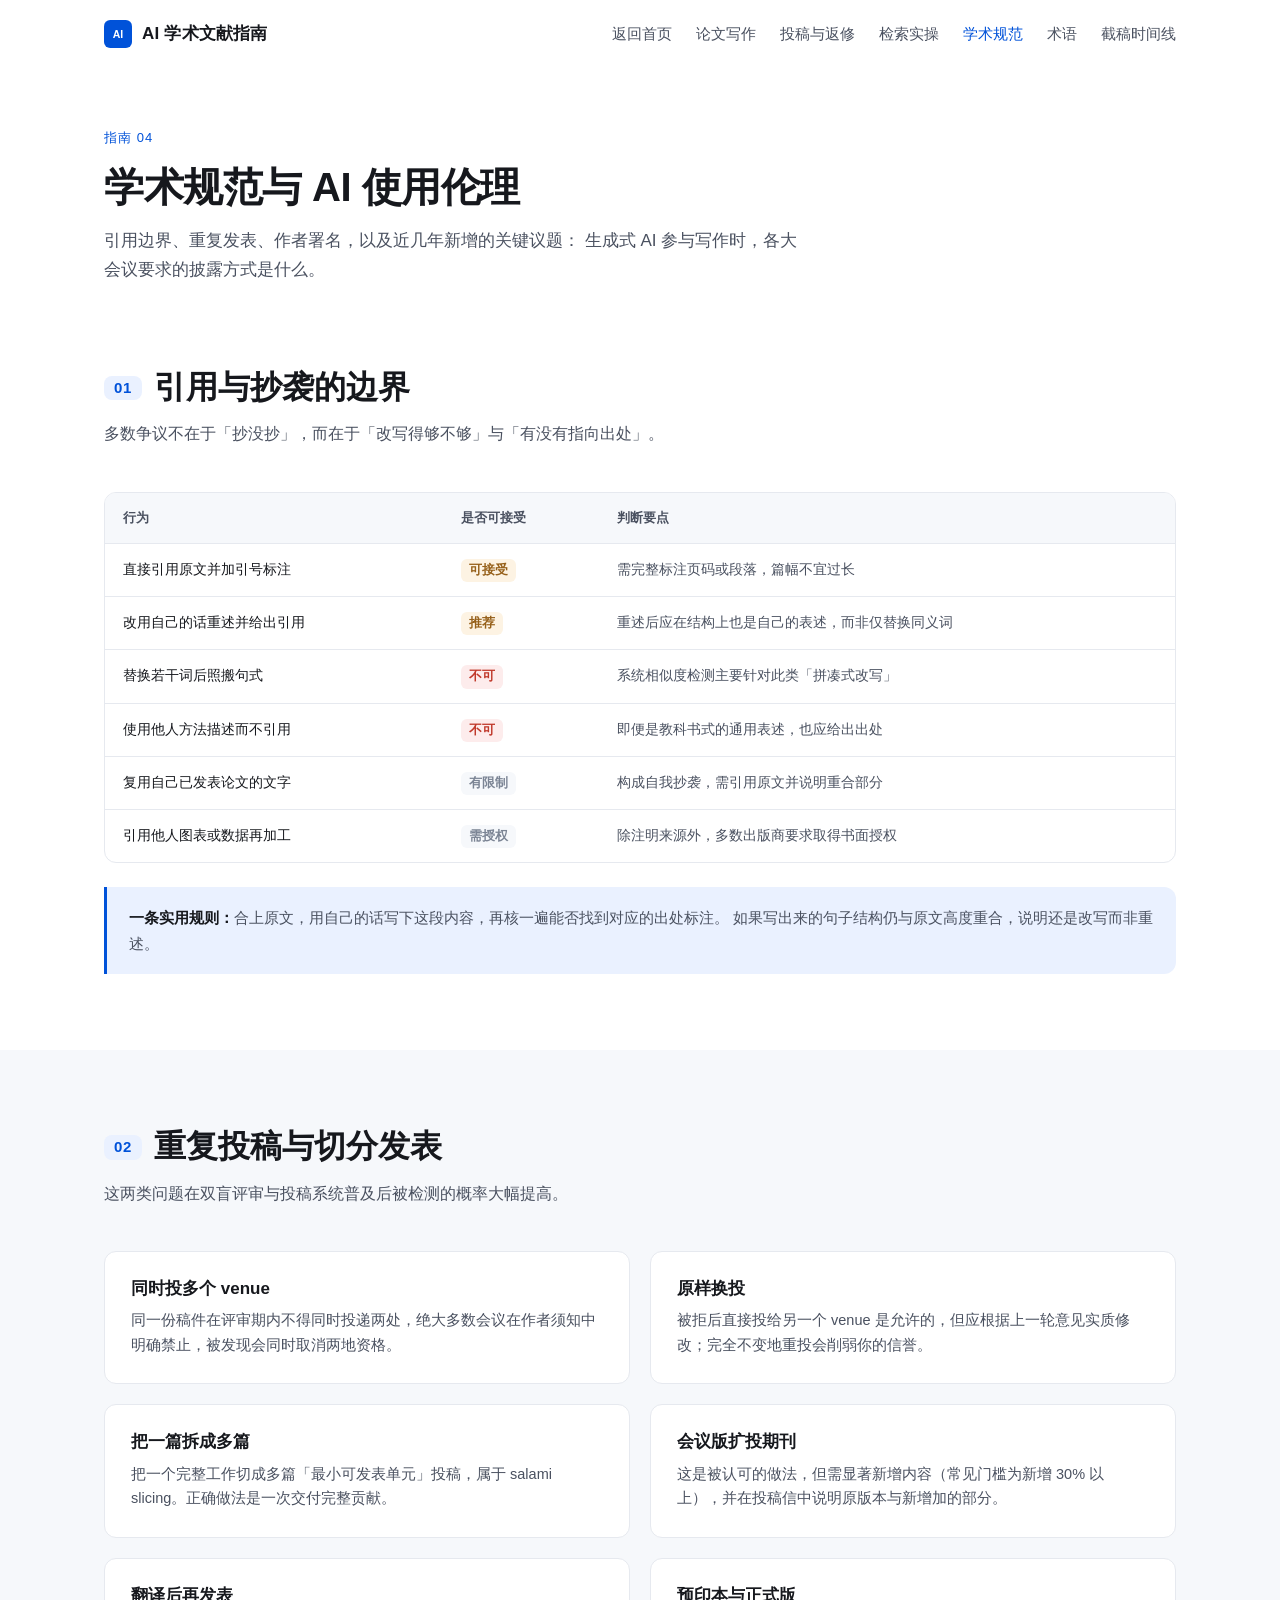
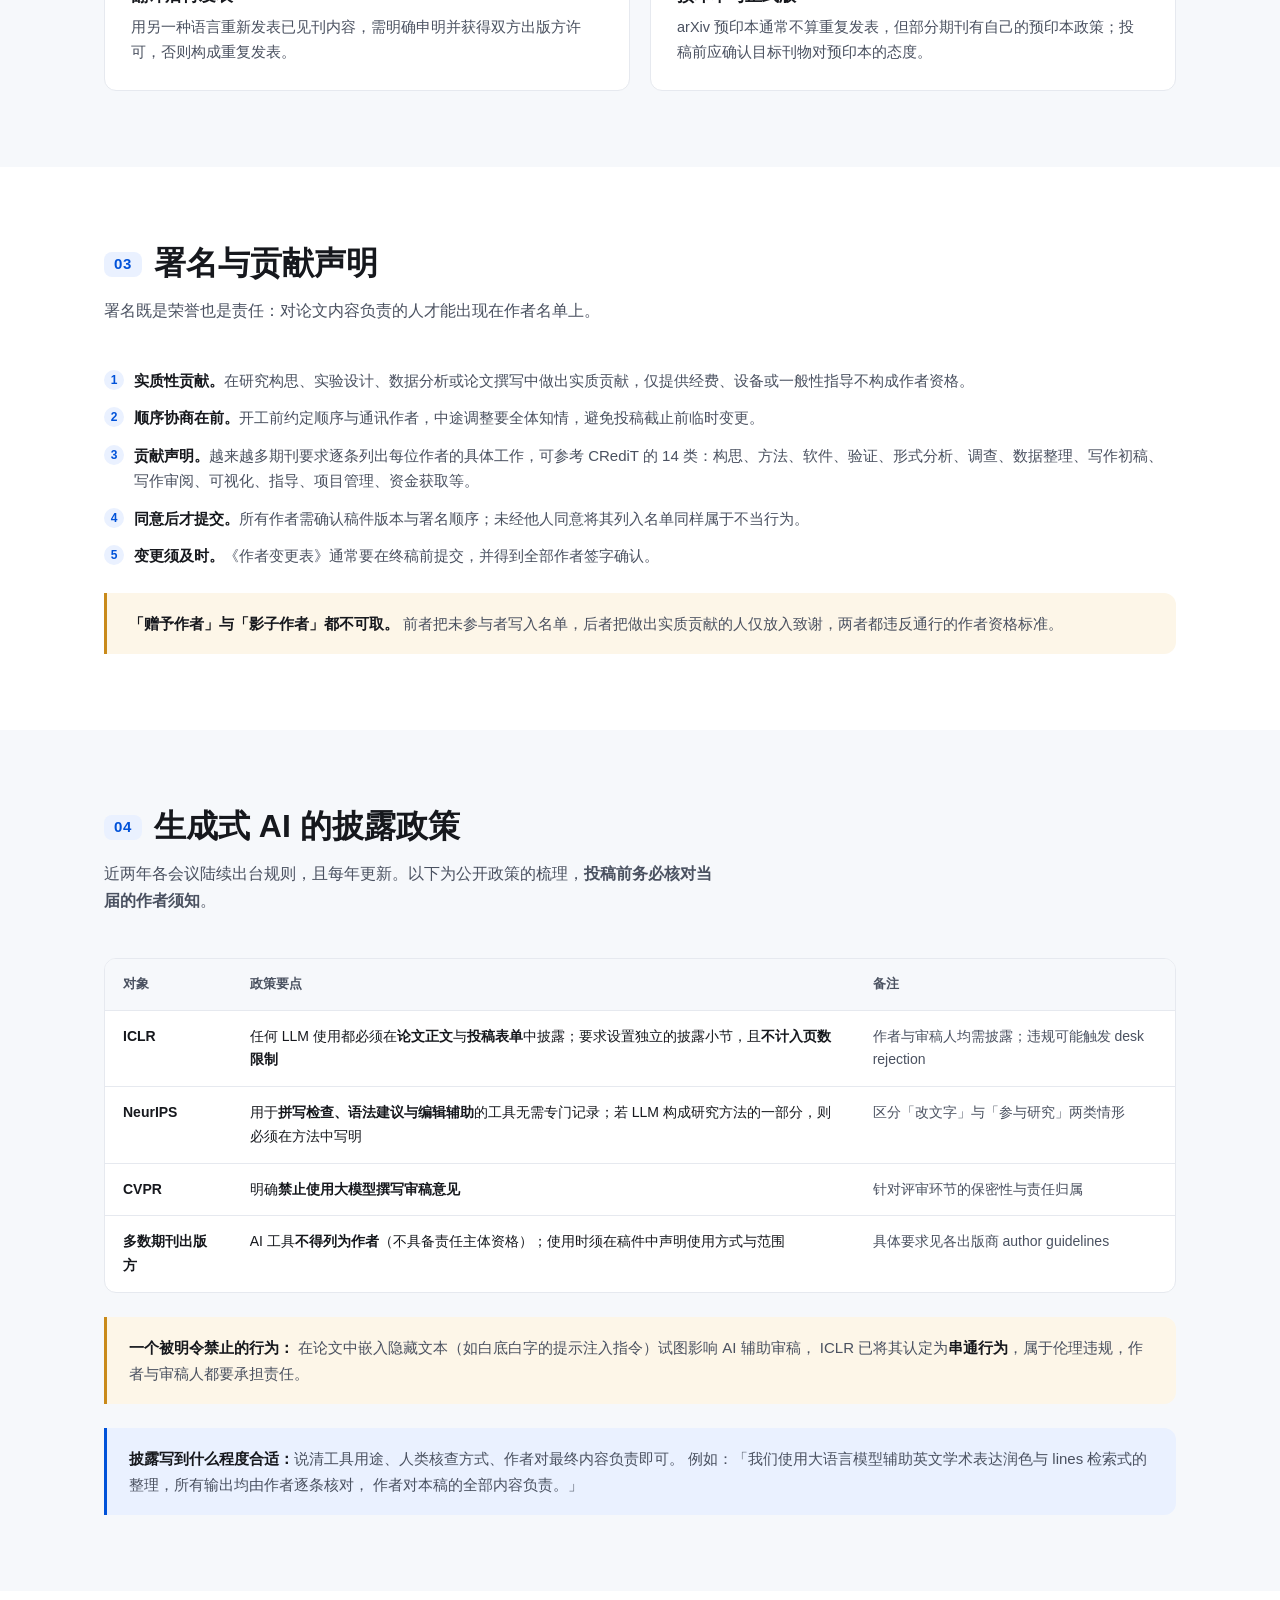
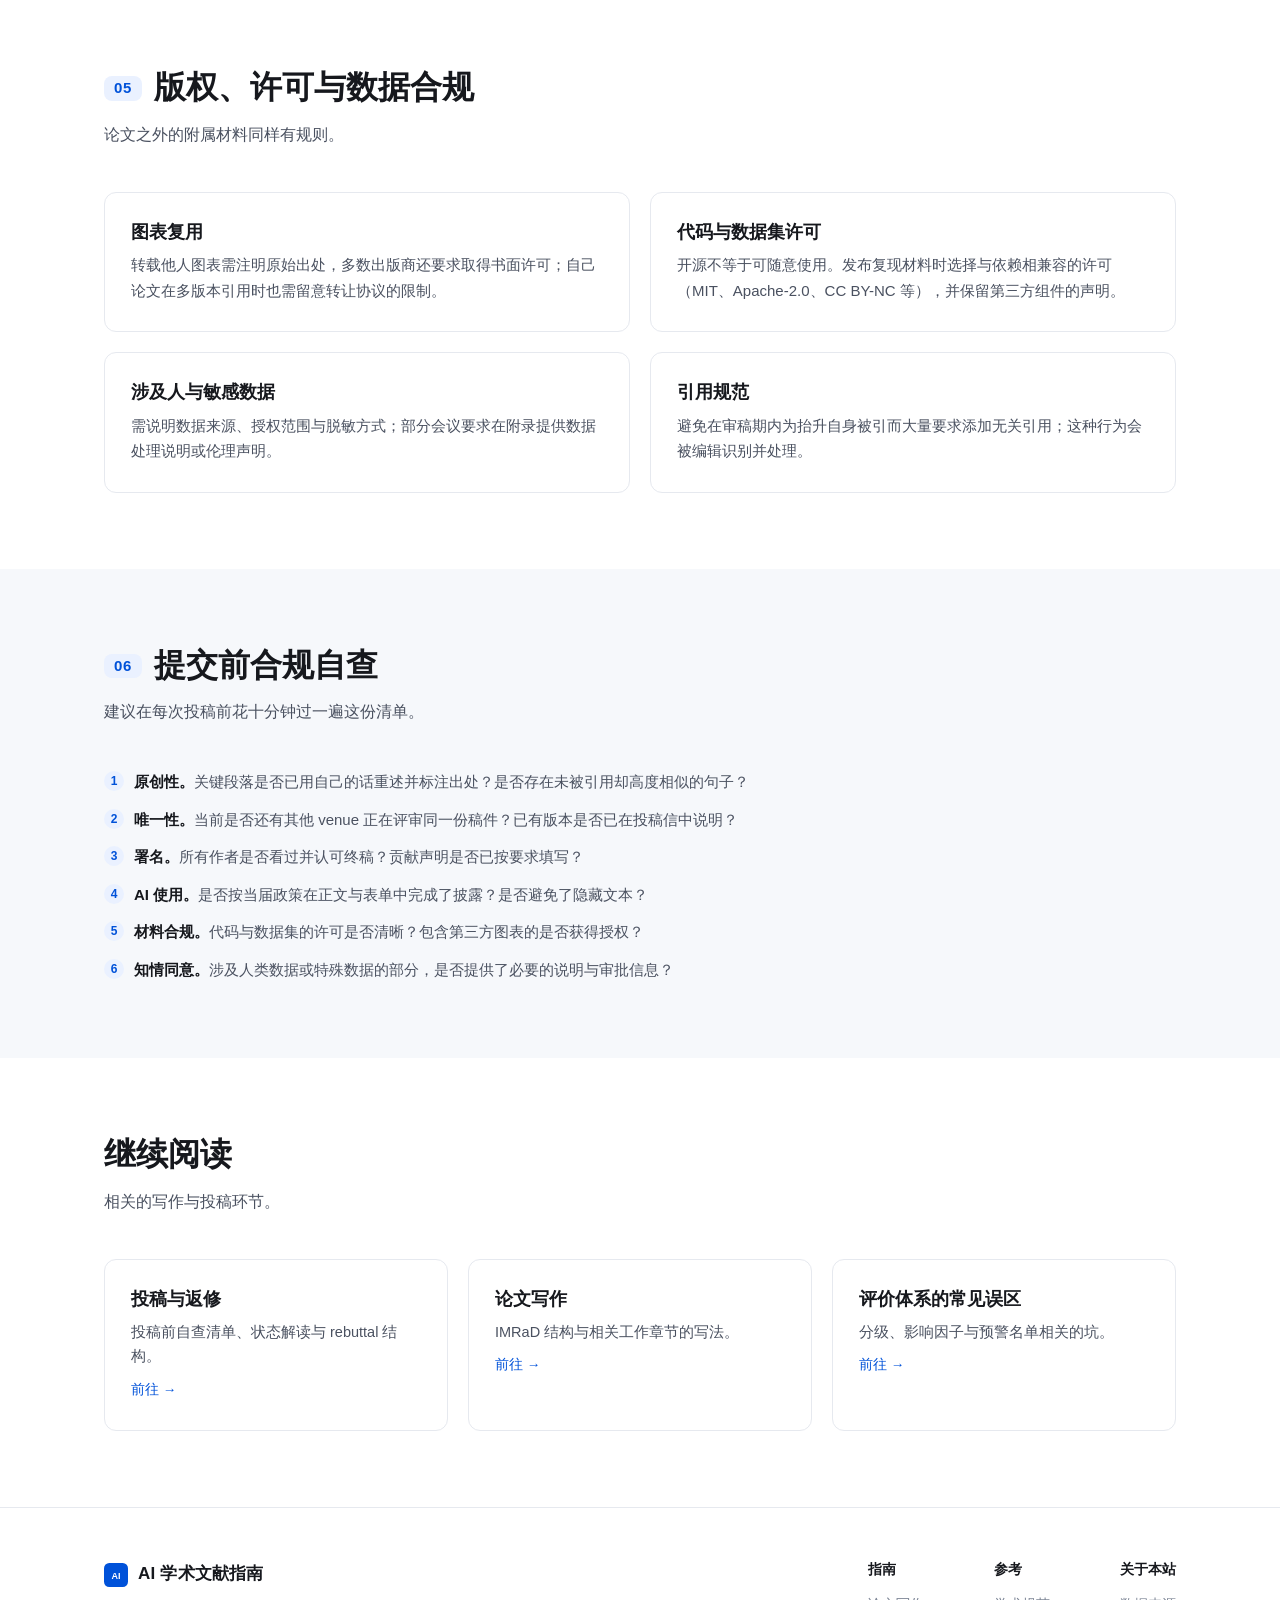
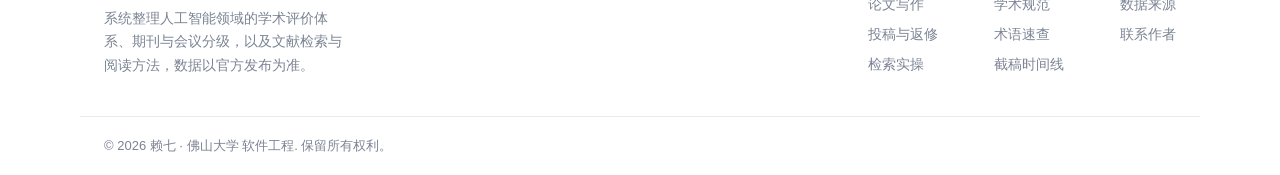
<file: ethics.html>
<!DOCTYPE html>
<html lang="zh-CN">
<head>
<meta charset="UTF-8">
<meta name="viewport" content="width=device-width, initial-scale=1.0">
<title>学术规范与 AI 使用伦理 · AI 学术文献指南</title>
<meta name="description" content="学术写作的规范边界：引用与抄袭、自我抄袭与重复发表、署名与 CRediT 贡献声明、生成式 AI 在论文中的披露政策、图表版权与数据许可。">
<meta name="author" content="赖七 · 佛山大学 软件工程">
<link rel="icon" type="image/svg+xml" href="assets/img/favicon.svg">
<link rel="stylesheet" href="assets/css/style.css">
</head>
<body>

<header class="header" id="header">
  <div class="container header-inner">
    <a class="logo" href="index.html">
      <img src="assets/img/favicon.svg" alt="" width="28" height="28">
      <span>AI 学术文献指南</span>
    </a>

    <button class="nav-toggle" id="navToggle" aria-label="打开菜单" aria-expanded="false">
      <span></span><span></span><span></span>
    </button>

    <nav class="nav" id="nav">
      <a href="index.html">返回首页</a>
      <a href="writing.html">论文写作</a>
      <a href="submit.html">投稿与返修</a>
      <a href="search.html">检索实操</a>
      <a href="ethics.html" class="is-current">学术规范</a>
      <a href="glossary.html">术语</a>
      <a href="deadline.html">截稿时间线</a>
    </nav>
  </div>
</header>

<main id="top">

  <section class="page-head">
    <div class="container">
      <p class="page-kicker">指南 04</p>
      <h1>学术规范与 AI 使用伦理</h1>
      <p class="lead">
        引用边界、重复发表、作者署名，以及近几年新增的关键议题：
        生成式 AI 参与写作时，各大会议要求的披露方式是什么。
      </p>
    </div>
  </section>

  <section class="section" id="plagiarism">
    <div class="container">
      <div class="section-head">
        <h2><span class="sec-num">01</span>引用与抄袭的边界</h2>
        <p>多数争议不在于「抄没抄」，而在于「改写得够不够」与「有没有指向出处」。</p>
      </div>

      <div class="table-wrap">
        <table class="rank">
          <thead>
            <tr><th>行为</th><th>是否可接受</th><th>判断要点</th></tr>
          </thead>
          <tbody>
            <tr><td>直接引用原文并加引号标注</td><td><span class="lv lv-none">可接受</span></td><td>需完整标注页码或段落，篇幅不宜过长</td></tr>
            <tr><td>改用自己的话重述并给出引用</td><td><span class="lv lv-none">推荐</span></td><td>重述后应在结构上也是自己的表述，而非仅替换同义词</td></tr>
            <tr><td>替换若干词后照搬句式</td><td><span class="lv lv-a">不可</span></td><td>系统相似度检测主要针对此类「拼凑式改写」</td></tr>
            <tr><td>使用他人方法描述而不引用</td><td><span class="lv lv-a">不可</span></td><td>即便是教科书式的通用表述，也应给出出处</td></tr>
            <tr><td>复用自己已发表论文的文字</td><td><span class="lv lv-c">有限制</span></td><td>构成自我抄袭，需引用原文并说明重合部分</td></tr>
            <tr><td>引用他人图表或数据再加工</td><td><span class="lv lv-c">需授权</span></td><td>除注明来源外，多数出版商要求取得书面授权</td></tr>
          </tbody>
        </table>
      </div>

      <div class="callout callout-info">
        <strong>一条实用规则：</strong>合上原文，用自己的话写下这段内容，再核一遍能否找到对应的出处标注。
        如果写出来的句子结构仍与原文高度重合，说明还是改写而非重述。
      </div>
    </div>
  </section>

  <section class="section section-alt" id="duplicate">
    <div class="container">
      <div class="section-head">
        <h2><span class="sec-num">02</span>重复投稿与切分发表</h2>
        <p>这两类问题在双盲评审与投稿系统普及后被检测的概率大幅提高。</p>
      </div>

      <div class="grid grid-2">
        <div class="pitfall">
          <h3>同时投多个 venue</h3>
          <p>同一份稿件在评审期内不得同时投递两处，绝大多数会议在作者须知中明确禁止，被发现会同时取消两地资格。</p>
        </div>
        <div class="pitfall">
          <h3>原样换投</h3>
          <p>被拒后直接投给另一个 venue 是允许的，但应根据上一轮意见实质修改；完全不变地重投会削弱你的信誉。</p>
        </div>
        <div class="pitfall">
          <h3>把一篇拆成多篇</h3>
          <p>把一个完整工作切成多篇「最小可发表单元」投稿，属于 salami slicing。正确做法是一次交付完整贡献。</p>
        </div>
        <div class="pitfall">
          <h3>会议版扩投期刊</h3>
          <p>这是被认可的做法，但需显著新增内容（常见门槛为新增 30% 以上），并在投稿信中说明原版本与新增加的部分。</p>
        </div>
        <div class="pitfall">
          <h3>翻译后再发表</h3>
          <p>用另一种语言重新发表已见刊内容，需明确申明并获得双方出版方许可，否则构成重复发表。</p>
        </div>
        <div class="pitfall">
          <h3>预印本与正式版</h3>
          <p>arXiv 预印本通常不算重复发表，但部分期刊有自己的预印本政策；投稿前应确认目标刊物对预印本的态度。</p>
        </div>
      </div>
    </div>
  </section>

  <section class="section" id="authorship">
    <div class="container">
      <div class="section-head">
        <h2><span class="sec-num">03</span>署名与贡献声明</h2>
        <p>署名既是荣誉也是责任：对论文内容负责的人才能出现在作者名单上。</p>
      </div>

      <ol class="steps">
        <li><strong>实质性贡献。</strong>在研究构思、实验设计、数据分析或论文撰写中做出实质贡献，仅提供经费、设备或一般性指导不构成作者资格。</li>
        <li><strong>顺序协商在前。</strong>开工前约定顺序与通讯作者，中途调整要全体知情，避免投稿截止前临时变更。</li>
        <li><strong>贡献声明。</strong>越来越多期刊要求逐条列出每位作者的具体工作，可参考 CRediT 的 14 类：构思、方法、软件、验证、形式分析、调查、数据整理、写作初稿、写作审阅、可视化、指导、项目管理、资金获取等。</li>
        <li><strong>同意后才提交。</strong>所有作者需确认稿件版本与署名顺序；未经他人同意将其列入名单同样属于不当行为。</li>
        <li><strong>变更须及时。</strong>《作者变更表》通常要在终稿前提交，并得到全部作者签字确认。</li>
      </ol>

      <div class="callout callout-warn">
        <strong>「赠予作者」与「影子作者」都不可取。</strong>
        前者把未参与者写入名单，后者把做出实质贡献的人仅放入致谢，两者都违反通行的作者资格标准。
      </div>
    </div>
  </section>

  <section class="section section-alt" id="genai">
    <div class="container">
      <div class="section-head">
        <h2><span class="sec-num">04</span>生成式 AI 的披露政策</h2>
        <p>近两年各会议陆续出台规则，且每年更新。以下为公开政策的梳理，<strong>投稿前务必核对当届的作者须知</strong>。</p>
      </div>

      <div class="table-wrap">
        <table class="rank">
          <thead>
            <tr><th>对象</th><th>政策要点</th><th>备注</th></tr>
          </thead>
          <tbody>
            <tr>
              <td><strong>ICLR</strong></td>
              <td>任何 LLM 使用都必须在<strong>论文正文</strong>与<strong>投稿表单</strong>中披露；要求设置独立的披露小节，且<strong>不计入页数限制</strong></td>
              <td>作者与审稿人均需披露；违规可能触发 desk rejection</td>
            </tr>
            <tr>
              <td><strong>NeurIPS</strong></td>
              <td>用于<strong>拼写检查、语法建议与编辑辅助</strong>的工具无需专门记录；若 LLM 构成研究方法的一部分，则必须在方法中写明</td>
              <td>区分「改文字」与「参与研究」两类情形</td>
            </tr>
            <tr>
              <td><strong>CVPR</strong></td>
              <td>明确<strong>禁止使用大模型撰写审稿意见</strong></td>
              <td>针对评审环节的保密性与责任归属</td>
            </tr>
            <tr>
              <td><strong>多数期刊出版方</strong></td>
              <td>AI 工具<strong>不得列为作者</strong>（不具备责任主体资格）；使用时须在稿件中声明使用方式与范围</td>
              <td>具体要求见各出版商 author guidelines</td>
            </tr>
          </tbody>
        </table>
      </div>

      <div class="callout callout-warn">
        <strong>一个被明令禁止的行为：</strong>
        在论文中嵌入隐藏文本（如白底白字的提示注入指令）试图影响 AI 辅助审稿，
        ICLR 已将其认定为<strong>串通行为</strong>，属于伦理违规，作者与审稿人都要承担责任。
      </div>

      <div class="callout callout-info">
        <strong>披露写到什么程度合适：</strong>说清工具用途、人类核查方式、作者对最终内容负责即可。
        例如：「我们使用大语言模型辅助英文学术表达润色与 lines 检索式的整理，所有输出均由作者逐条核对，
        作者对本稿的全部内容负责。」
      </div>
    </div>
  </section>

  <section class="section" id="license">
    <div class="container">
      <div class="section-head">
        <h2><span class="sec-num">05</span>版权、许可与数据合规</h2>
        <p>论文之外的附属材料同样有规则。</p>
      </div>

      <div class="grid grid-2">
        <article class="card">
          <h3>图表复用</h3>
          <p>转载他人图表需注明原始出处，多数出版商还要求取得书面许可；自己论文在多版本引用时也需留意转让协议的限制。</p>
        </article>
        <article class="card">
          <h3>代码与数据集许可</h3>
          <p>开源不等于可随意使用。发布复现材料时选择与依赖相兼容的许可（MIT、Apache-2.0、CC BY-NC 等），并保留第三方组件的声明。</p>
        </article>
        <article class="card">
          <h3>涉及人与敏感数据</h3>
          <p>需说明数据来源、授权范围与脱敏方式；部分会议要求在附录提供数据处理说明或伦理声明。</p>
        </article>
        <article class="card">
          <h3>引用规范</h3>
          <p>避免在审稿期内为抬升自身被引而大量要求添加无关引用；这种行为会被编辑识别并处理。</p>
        </article>
      </div>
    </div>
  </section>

  <section class="section section-alt" id="selfcheck">
    <div class="container">
      <div class="section-head">
        <h2><span class="sec-num">06</span>提交前合规自查</h2>
        <p>建议在每次投稿前花十分钟过一遍这份清单。</p>
      </div>

      <ol class="steps">
        <li><strong>原创性。</strong>关键段落是否已用自己的话重述并标注出处？是否存在未被引用却高度相似的句子？</li>
        <li><strong>唯一性。</strong>当前是否还有其他 venue 正在评审同一份稿件？已有版本是否已在投稿信中说明？</li>
        <li><strong>署名。</strong>所有作者是否看过并认可终稿？贡献声明是否已按要求填写？</li>
        <li><strong>AI 使用。</strong>是否按当届政策在正文与表单中完成了披露？是否避免了隐藏文本？</li>
        <li><strong>材料合规。</strong>代码与数据集的许可是否清晰？包含第三方图表的是否获得授权？</li>
        <li><strong>知情同意。</strong>涉及人类数据或特殊数据的部分，是否提供了必要的说明与审批信息？</li>
      </ol>
    </div>
  </section>

  <section class="section" id="next">
    <div class="container">
      <div class="section-head">
        <h2>继续阅读</h2>
        <p>相关的写作与投稿环节。</p>
      </div>
      <div class="grid grid-3">
        <a class="card" href="submit.html">
          <h3>投稿与返修</h3>
          <p>投稿前自查清单、状态解读与 rebuttal 结构。</p>
          <span class="card-link">前往 →</span>
        </a>
        <a class="card" href="writing.html">
          <h3>论文写作</h3>
          <p>IMRaD 结构与相关工作章节的写法。</p>
          <span class="card-link">前往 →</span>
        </a>
        <a class="card" href="index.html#pitfalls">
          <h3>评价体系的常见误区</h3>
          <p>分级、影响因子与预警名单相关的坑。</p>
          <span class="card-link">前往 →</span>
        </a>
      </div>
    </div>
  </section>

</main>

<footer class="footer">
  <div class="container footer-inner">
    <div class="footer-brand">
      <a class="logo" href="index.html">
        <img src="assets/img/favicon.svg" alt="" width="24" height="24">
        <span>AI 学术文献指南</span>
      </a>
      <p>系统整理人工智能领域的学术评价体系、期刊与会议分级，以及文献检索与阅读方法，数据以官方发布为准。</p>
    </div>
    <div class="footer-links">
      <div>
        <h4>指南</h4>
        <a href="writing.html">论文写作</a>
        <a href="submit.html">投稿与返修</a>
        <a href="search.html">检索实操</a>
      </div>
      <div>
        <h4>参考</h4>
        <a href="ethics.html">学术规范</a>
        <a href="glossary.html">术语速查</a>
        <a href="deadline.html">截稿时间线</a>
      </div>
      <div>
        <h4>关于本站</h4>
        <a href="index.html#about">数据来源</a>
        <a href="mailto:2112671075@stu.fosu.edu.cn">联系作者</a>
      </div>
    </div>
  </div>

  <div class="container footer-bottom">
    <p>© <span id="year">2026</span> 赖七 · 佛山大学 软件工程. 保留所有权利。</p>
  </div>
</footer>

<script src="assets/js/main.js"></script>
</body>
</html>
</file>
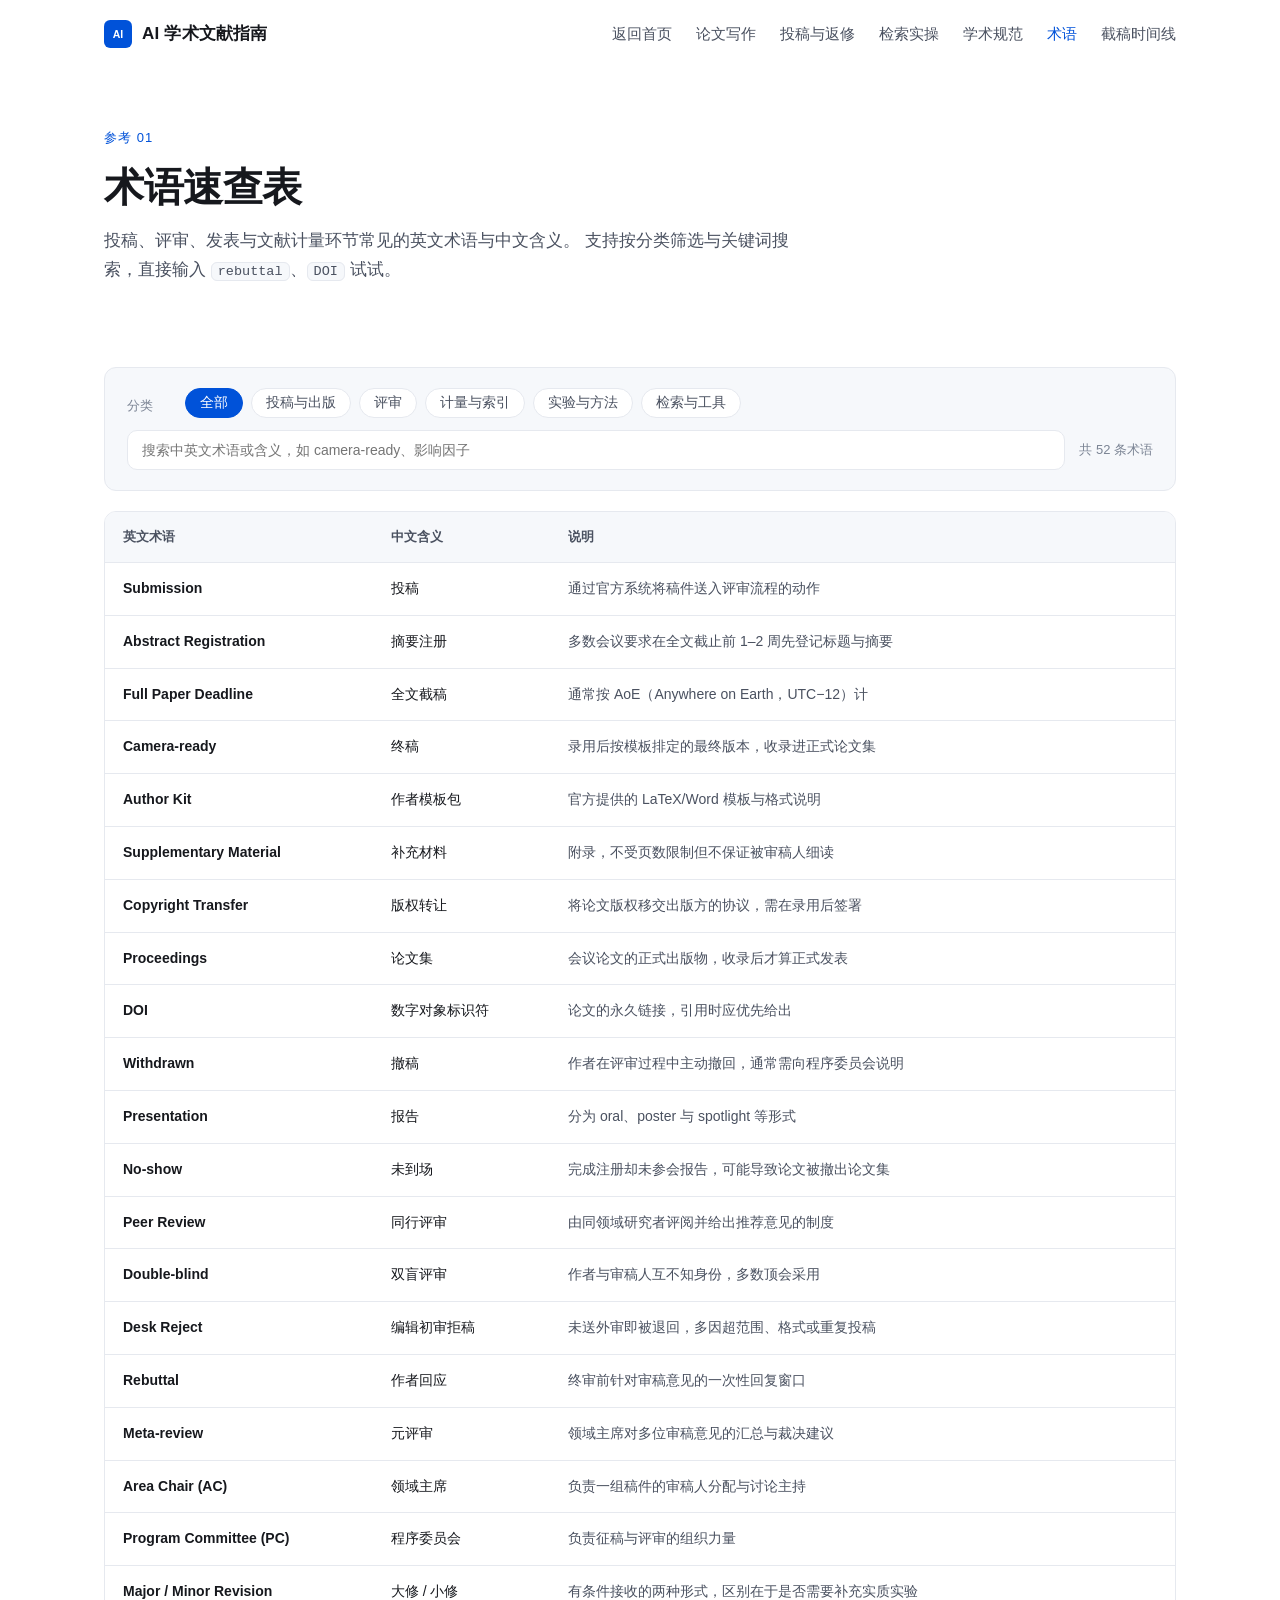
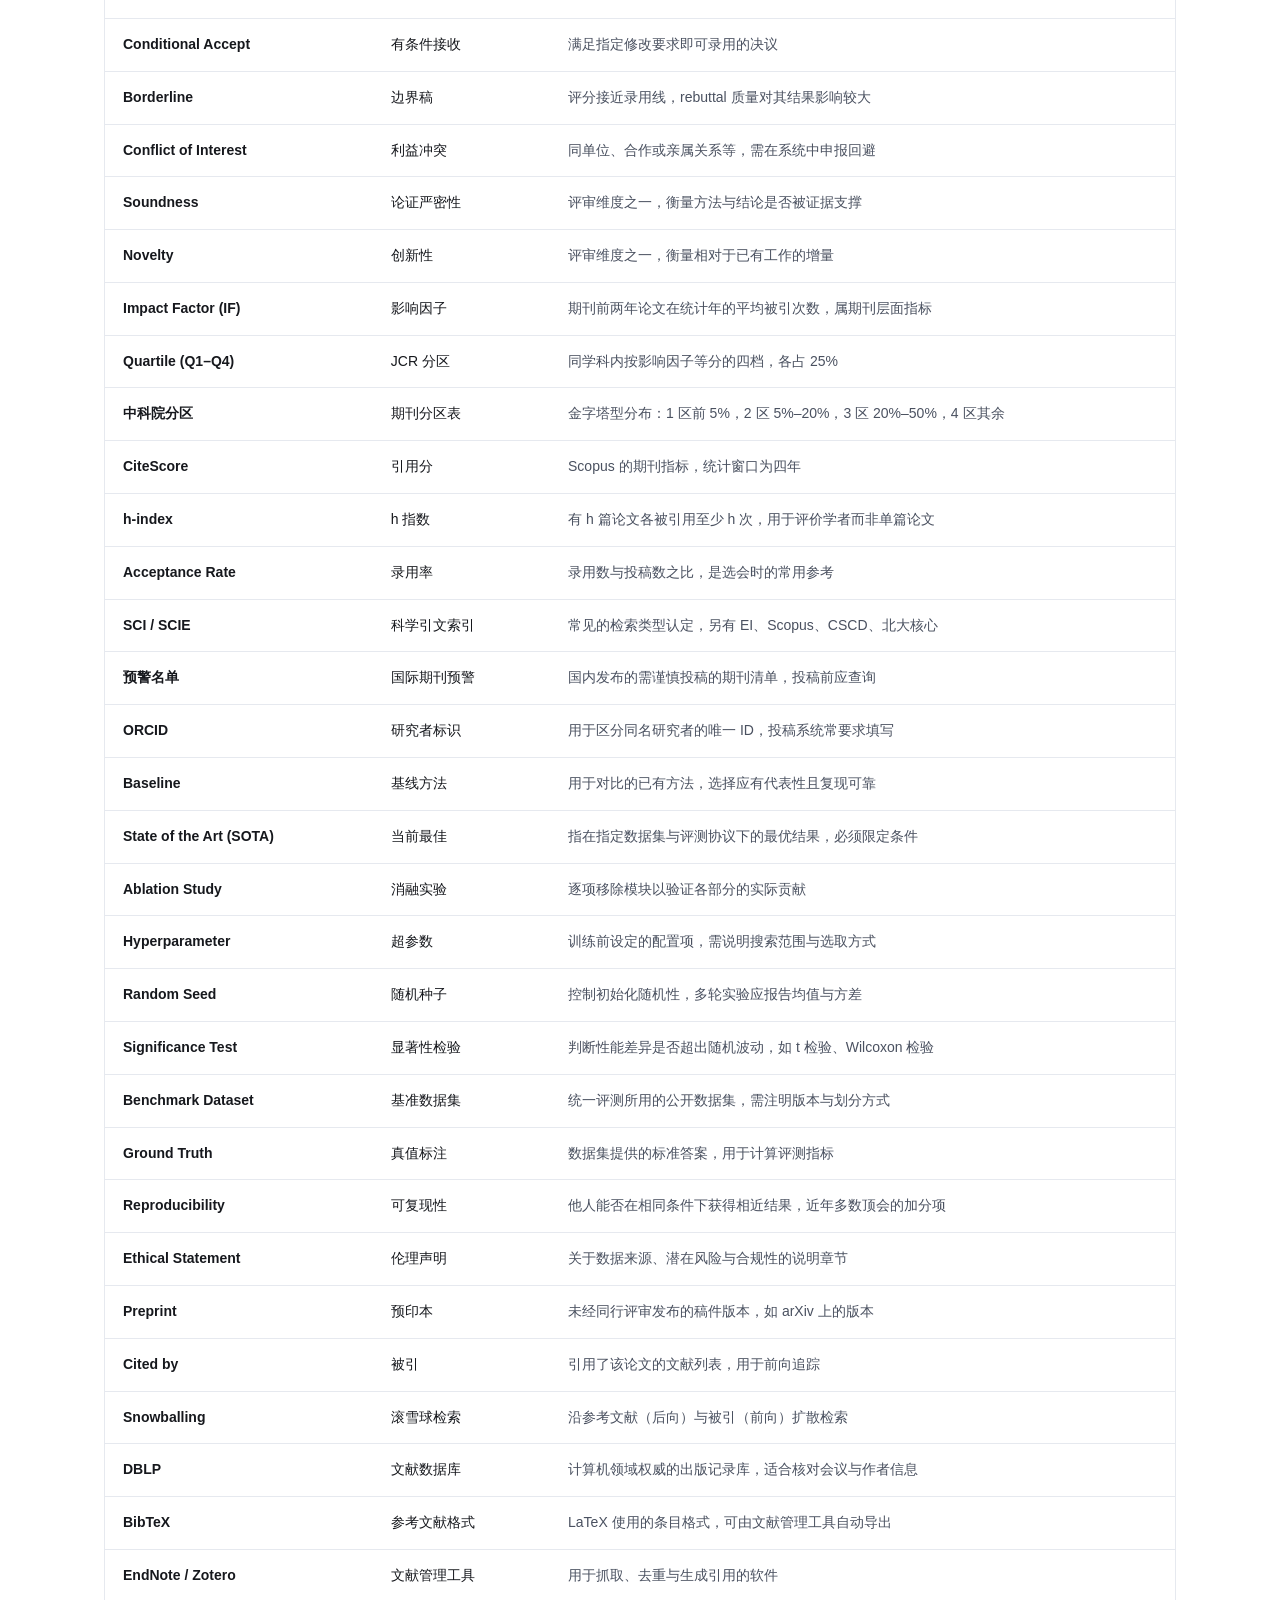
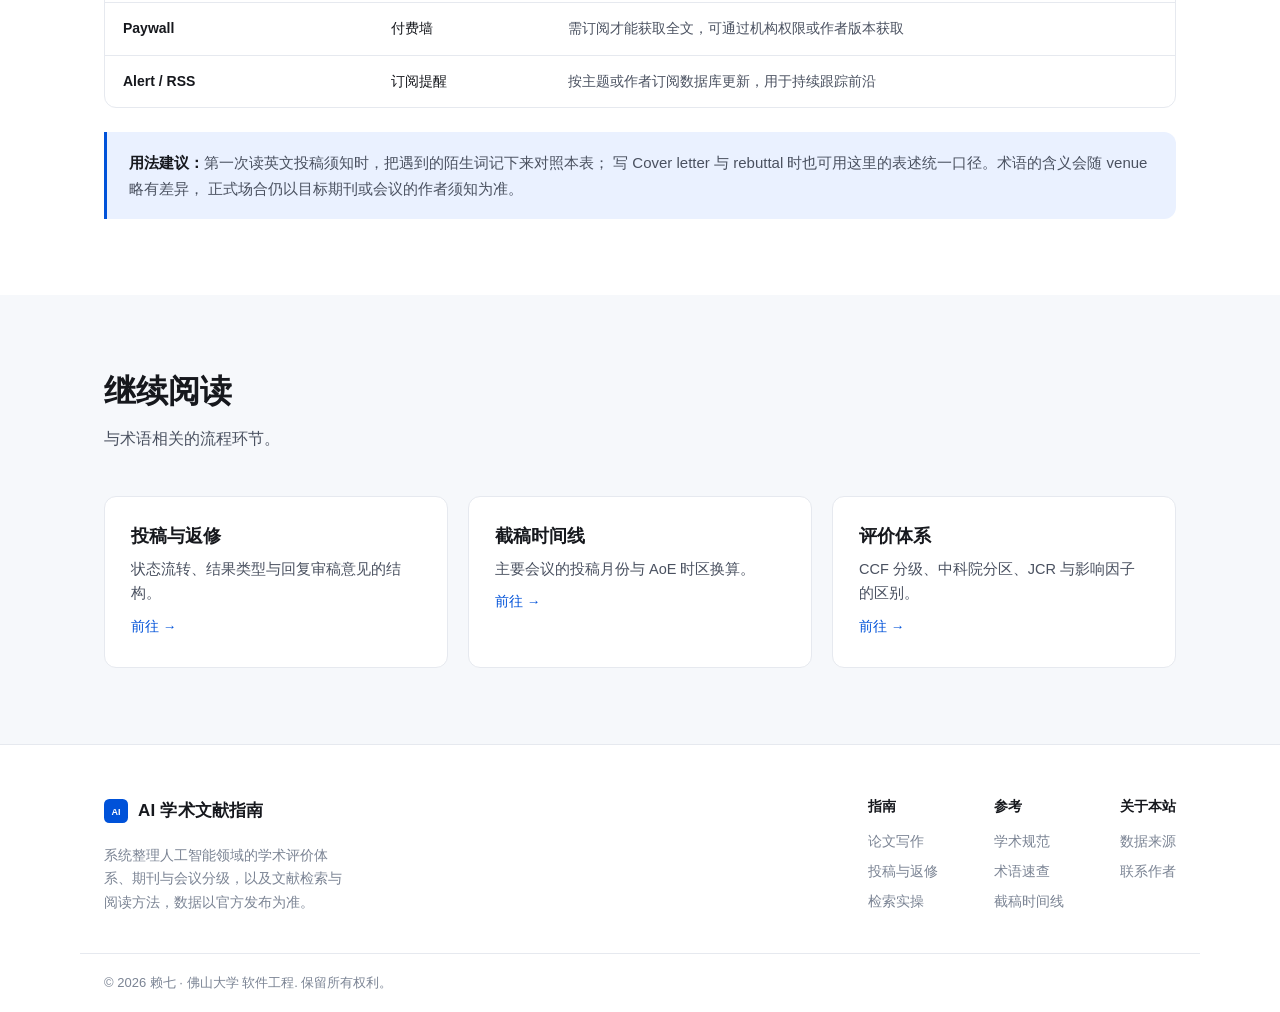
<file: glossary.html>
<!DOCTYPE html>
<html lang="zh-CN">
<head>
<meta charset="UTF-8">
<meta name="viewport" content="width=device-width, initial-scale=1.0">
<title>术语速查表 · AI 学术文献指南</title>
<meta name="description" content="学术论文常用英文术语速查：投稿与出版、评审、文献计量、实验方法与检索工具五大类，支持按分类筛选与关键词搜索。">
<meta name="author" content="赖七 · 佛山大学 软件工程">
<link rel="icon" type="image/svg+xml" href="assets/img/favicon.svg">
<link rel="stylesheet" href="assets/css/style.css">
</head>
<body>

<header class="header" id="header">
  <div class="container header-inner">
    <a class="logo" href="index.html">
      <img src="assets/img/favicon.svg" alt="" width="28" height="28">
      <span>AI 学术文献指南</span>
    </a>

    <button class="nav-toggle" id="navToggle" aria-label="打开菜单" aria-expanded="false">
      <span></span><span></span><span></span>
    </button>

    <nav class="nav" id="nav">
      <a href="index.html">返回首页</a>
      <a href="writing.html">论文写作</a>
      <a href="submit.html">投稿与返修</a>
      <a href="search.html">检索实操</a>
      <a href="ethics.html">学术规范</a>
      <a href="glossary.html" class="is-current">术语</a>
      <a href="deadline.html">截稿时间线</a>
    </nav>
  </div>
</header>

<main id="top">

  <section class="page-head">
    <div class="container">
      <p class="page-kicker">参考 01</p>
      <h1>术语速查表</h1>
      <p class="lead">
        投稿、评审、发表与文献计量环节常见的英文术语与中文含义。
        支持按分类筛选与关键词搜索，直接输入 <code>rebuttal</code>、<code>DOI</code> 试试。
      </p>
    </div>
  </section>

  <section class="section" id="terms">
    <div class="container">
      <div class="filters">
        <div class="filter-row">
          <span class="filter-label">分类</span>
          <div class="chips" id="glossaryChips">
            <button type="button" class="chip is-active" data-cat="all">全部</button>
            <button type="button" class="chip" data-cat="flow">投稿与出版</button>
            <button type="button" class="chip" data-cat="review">评审</button>
            <button type="button" class="chip" data-cat="metric">计量与索引</button>
            <button type="button" class="chip" data-cat="method">实验与方法</button>
            <button type="button" class="chip" data-cat="tool">检索与工具</button>
          </div>
        </div>

        <div class="filter-row filter-row-search">
          <input type="search" id="glossarySearch" placeholder="搜索中英文术语或含义，如 camera-ready、影响因子" aria-label="搜索术语">
          <span class="filter-count" id="glossaryCount"></span>
        </div>
      </div>

      <div class="table-wrap">
        <table class="rank" id="glossaryTable">
          <thead>
            <tr><th>英文术语</th><th>中文含义</th><th>说明</th></tr>
          </thead>
          <tbody>
            <tr data-cat="flow"><td><strong>Submission</strong></td><td>投稿</td><td>通过官方系统将稿件送入评审流程的动作</td></tr>
            <tr data-cat="flow"><td><strong>Abstract Registration</strong></td><td>摘要注册</td><td>多数会议要求在全文截止前 1–2 周先登记标题与摘要</td></tr>
            <tr data-cat="flow"><td><strong>Full Paper Deadline</strong></td><td>全文截稿</td><td>通常按 AoE（Anywhere on Earth，UTC−12）计</td></tr>
            <tr data-cat="flow"><td><strong>Camera-ready</strong></td><td>终稿</td><td>录用后按模板排定的最终版本，收录进正式论文集</td></tr>
            <tr data-cat="flow"><td><strong>Author Kit</strong></td><td>作者模板包</td><td>官方提供的 LaTeX/Word 模板与格式说明</td></tr>
            <tr data-cat="flow"><td><strong>Supplementary Material</strong></td><td>补充材料</td><td>附录，不受页数限制但不保证被审稿人细读</td></tr>
            <tr data-cat="flow"><td><strong>Copyright Transfer</strong></td><td>版权转让</td><td>将论文版权移交出版方的协议，需在录用后签署</td></tr>
            <tr data-cat="flow"><td><strong>Proceedings</strong></td><td>论文集</td><td>会议论文的正式出版物，收录后才算正式发表</td></tr>
            <tr data-cat="flow"><td><strong>DOI</strong></td><td>数字对象标识符</td><td>论文的永久链接，引用时应优先给出</td></tr>
            <tr data-cat="flow"><td><strong>Withdrawn</strong></td><td>撤稿</td><td>作者在评审过程中主动撤回，通常需向程序委员会说明</td></tr>
            <tr data-cat="flow"><td><strong>Presentation</strong></td><td>报告</td><td>分为 oral、poster 与 spotlight 等形式</td></tr>
            <tr data-cat="flow"><td><strong>No-show</strong></td><td>未到场</td><td>完成注册却未参会报告，可能导致论文被撤出论文集</td></tr>

            <tr data-cat="review"><td><strong>Peer Review</strong></td><td>同行评审</td><td>由同领域研究者评阅并给出推荐意见的制度</td></tr>
            <tr data-cat="review"><td><strong>Double-blind</strong></td><td>双盲评审</td><td>作者与审稿人互不知身份，多数顶会采用</td></tr>
            <tr data-cat="review"><td><strong>Desk Reject</strong></td><td>编辑初审拒稿</td><td>未送外审即被退回，多因超范围、格式或重复投稿</td></tr>
            <tr data-cat="review"><td><strong>Rebuttal</strong></td><td>作者回应</td><td>终审前针对审稿意见的一次性回复窗口</td></tr>
            <tr data-cat="review"><td><strong>Meta-review</strong></td><td>元评审</td><td>领域主席对多位审稿意见的汇总与裁决建议</td></tr>
            <tr data-cat="review"><td><strong>Area Chair (AC)</strong></td><td>领域主席</td><td>负责一组稿件的审稿人分配与讨论主持</td></tr>
            <tr data-cat="review"><td><strong>Program Committee (PC)</strong></td><td>程序委员会</td><td>负责征稿与评审的组织力量</td></tr>
            <tr data-cat="review"><td><strong>Major / Minor Revision</strong></td><td>大修 / 小修</td><td>有条件接收的两种形式，区别在于是否需要补充实质实验</td></tr>
            <tr data-cat="review"><td><strong>Conditional Accept</strong></td><td>有条件接收</td><td>满足指定修改要求即可录用的决议</td></tr>
            <tr data-cat="review"><td><strong>Borderline</strong></td><td>边界稿</td><td>评分接近录用线，rebuttal 质量对其结果影响较大</td></tr>
            <tr data-cat="review"><td><strong>Conflict of Interest</strong></td><td>利益冲突</td><td>同单位、合作或亲属关系等，需在系统中申报回避</td></tr>
            <tr data-cat="review"><td><strong>Soundness</strong></td><td>论证严密性</td><td>评审维度之一，衡量方法与结论是否被证据支撑</td></tr>
            <tr data-cat="review"><td><strong>Novelty</strong></td><td>创新性</td><td>评审维度之一，衡量相对于已有工作的增量</td></tr>

            <tr data-cat="metric"><td><strong>Impact Factor (IF)</strong></td><td>影响因子</td><td>期刊前两年论文在统计年的平均被引次数，属期刊层面指标</td></tr>
            <tr data-cat="metric"><td><strong>Quartile (Q1–Q4)</strong></td><td>JCR 分区</td><td>同学科内按影响因子等分的四档，各占 25%</td></tr>
            <tr data-cat="metric"><td><strong>中科院分区</strong></td><td>期刊分区表</td><td>金字塔型分布：1 区前 5%，2 区 5%–20%，3 区 20%–50%，4 区其余</td></tr>
            <tr data-cat="metric"><td><strong>CiteScore</strong></td><td>引用分</td><td>Scopus 的期刊指标，统计窗口为四年</td></tr>
            <tr data-cat="metric"><td><strong>h-index</strong></td><td>h 指数</td><td>有 h 篇论文各被引用至少 h 次，用于评价学者而非单篇论文</td></tr>
            <tr data-cat="metric"><td><strong>Acceptance Rate</strong></td><td>录用率</td><td>录用数与投稿数之比，是选会时的常用参考</td></tr>
            <tr data-cat="metric"><td><strong>SCI / SCIE</strong></td><td>科学引文索引</td><td>常见的检索类型认定，另有 EI、Scopus、CSCD、北大核心</td></tr>
            <tr data-cat="metric"><td><strong>预警名单</strong></td><td>国际期刊预警</td><td>国内发布的需谨慎投稿的期刊清单，投稿前应查询</td></tr>
            <tr data-cat="metric"><td><strong>ORCID</strong></td><td>研究者标识</td><td>用于区分同名研究者的唯一 ID，投稿系统常要求填写</td></tr>

            <tr data-cat="method"><td><strong>Baseline</strong></td><td>基线方法</td><td>用于对比的已有方法，选择应有代表性且复现可靠</td></tr>
            <tr data-cat="method"><td><strong>State of the Art (SOTA)</strong></td><td>当前最佳</td><td>指在指定数据集与评测协议下的最优结果，必须限定条件</td></tr>
            <tr data-cat="method"><td><strong>Ablation Study</strong></td><td>消融实验</td><td>逐项移除模块以验证各部分的实际贡献</td></tr>
            <tr data-cat="method"><td><strong>Hyperparameter</strong></td><td>超参数</td><td>训练前设定的配置项，需说明搜索范围与选取方式</td></tr>
            <tr data-cat="method"><td><strong>Random Seed</strong></td><td>随机种子</td><td>控制初始化随机性，多轮实验应报告均值与方差</td></tr>
            <tr data-cat="method"><td><strong>Significance Test</strong></td><td>显著性检验</td><td>判断性能差异是否超出随机波动，如 t 检验、Wilcoxon 检验</td></tr>
            <tr data-cat="method"><td><strong>Benchmark Dataset</strong></td><td>基准数据集</td><td>统一评测所用的公开数据集，需注明版本与划分方式</td></tr>
            <tr data-cat="method"><td><strong>Ground Truth</strong></td><td>真值标注</td><td>数据集提供的标准答案，用于计算评测指标</td></tr>
            <tr data-cat="method"><td><strong>Reproducibility</strong></td><td>可复现性</td><td>他人能否在相同条件下获得相近结果，近年多数顶会的加分项</td></tr>
            <tr data-cat="method"><td><strong>Ethical Statement</strong></td><td>伦理声明</td><td>关于数据来源、潜在风险与合规性的说明章节</td></tr>

            <tr data-cat="tool"><td><strong>Preprint</strong></td><td>预印本</td><td>未经同行评审发布的稿件版本，如 arXiv 上的版本</td></tr>
            <tr data-cat="tool"><td><strong>Cited by</strong></td><td>被引</td><td>引用了该论文的文献列表，用于前向追踪</td></tr>
            <tr data-cat="tool"><td><strong>Snowballing</strong></td><td>滚雪球检索</td><td>沿参考文献（后向）与被引（前向）扩散检索</td></tr>
            <tr data-cat="tool"><td><strong>DBLP</strong></td><td>文献数据库</td><td>计算机领域权威的出版记录库，适合核对会议与作者信息</td></tr>
            <tr data-cat="tool"><td><strong>BibTeX</strong></td><td>参考文献格式</td><td>LaTeX 使用的条目格式，可由文献管理工具自动导出</td></tr>
            <tr data-cat="tool"><td><strong>EndNote / Zotero</strong></td><td>文献管理工具</td><td>用于抓取、去重与生成引用的软件</td></tr>
            <tr data-cat="tool"><td><strong>Paywall</strong></td><td>付费墙</td><td>需订阅才能获取全文，可通过机构权限或作者版本获取</td></tr>
            <tr data-cat="tool"><td><strong>Alert / RSS</strong></td><td>订阅提醒</td><td>按主题或作者订阅数据库更新，用于持续跟踪前沿</td></tr>
          </tbody>
        </table>
      </div>

      <div class="empty-state" id="glossaryEmpty" hidden>没有匹配的术语，试试更换关键词或切换分类。</div>

      <div class="callout callout-info">
        <strong>用法建议：</strong>第一次读英文投稿须知时，把遇到的陌生词记下来对照本表；
        写 Cover letter 与 rebuttal 时也可用这里的表述统一口径。术语的含义会随 venue 略有差异，
        正式场合仍以目标期刊或会议的作者须知为准。
      </div>
    </div>
  </section>

  <section class="section section-alt" id="next">
    <div class="container">
      <div class="section-head">
        <h2>继续阅读</h2>
        <p>与术语相关的流程环节。</p>
      </div>
      <div class="grid grid-3">
        <a class="card" href="submit.html">
          <h3>投稿与返修</h3>
          <p>状态流转、结果类型与回复审稿意见的结构。</p>
          <span class="card-link">前往 →</span>
        </a>
        <a class="card" href="deadline.html">
          <h3>截稿时间线</h3>
          <p>主要会议的投稿月份与 AoE 时区换算。</p>
          <span class="card-link">前往 →</span>
        </a>
        <a class="card" href="index.html#ranking">
          <h3>评价体系</h3>
          <p>CCF 分级、中科院分区、JCR 与影响因子的区别。</p>
          <span class="card-link">前往 →</span>
        </a>
      </div>
    </div>
  </section>

</main>

<footer class="footer">
  <div class="container footer-inner">
    <div class="footer-brand">
      <a class="logo" href="index.html">
        <img src="assets/img/favicon.svg" alt="" width="24" height="24">
        <span>AI 学术文献指南</span>
      </a>
      <p>系统整理人工智能领域的学术评价体系、期刊与会议分级，以及文献检索与阅读方法，数据以官方发布为准。</p>
    </div>
    <div class="footer-links">
      <div>
        <h4>指南</h4>
        <a href="writing.html">论文写作</a>
        <a href="submit.html">投稿与返修</a>
        <a href="search.html">检索实操</a>
      </div>
      <div>
        <h4>参考</h4>
        <a href="ethics.html">学术规范</a>
        <a href="glossary.html">术语速查</a>
        <a href="deadline.html">截稿时间线</a>
      </div>
      <div>
        <h4>关于本站</h4>
        <a href="index.html#about">数据来源</a>
        <a href="mailto:2112671075@stu.fosu.edu.cn">联系作者</a>
      </div>
    </div>
  </div>

  <div class="container footer-bottom">
    <p>© <span id="year">2026</span> 赖七 · 佛山大学 软件工程. 保留所有权利。</p>
  </div>
</footer>

<script src="assets/js/main.js"></script>
</body>
</html>
</file>
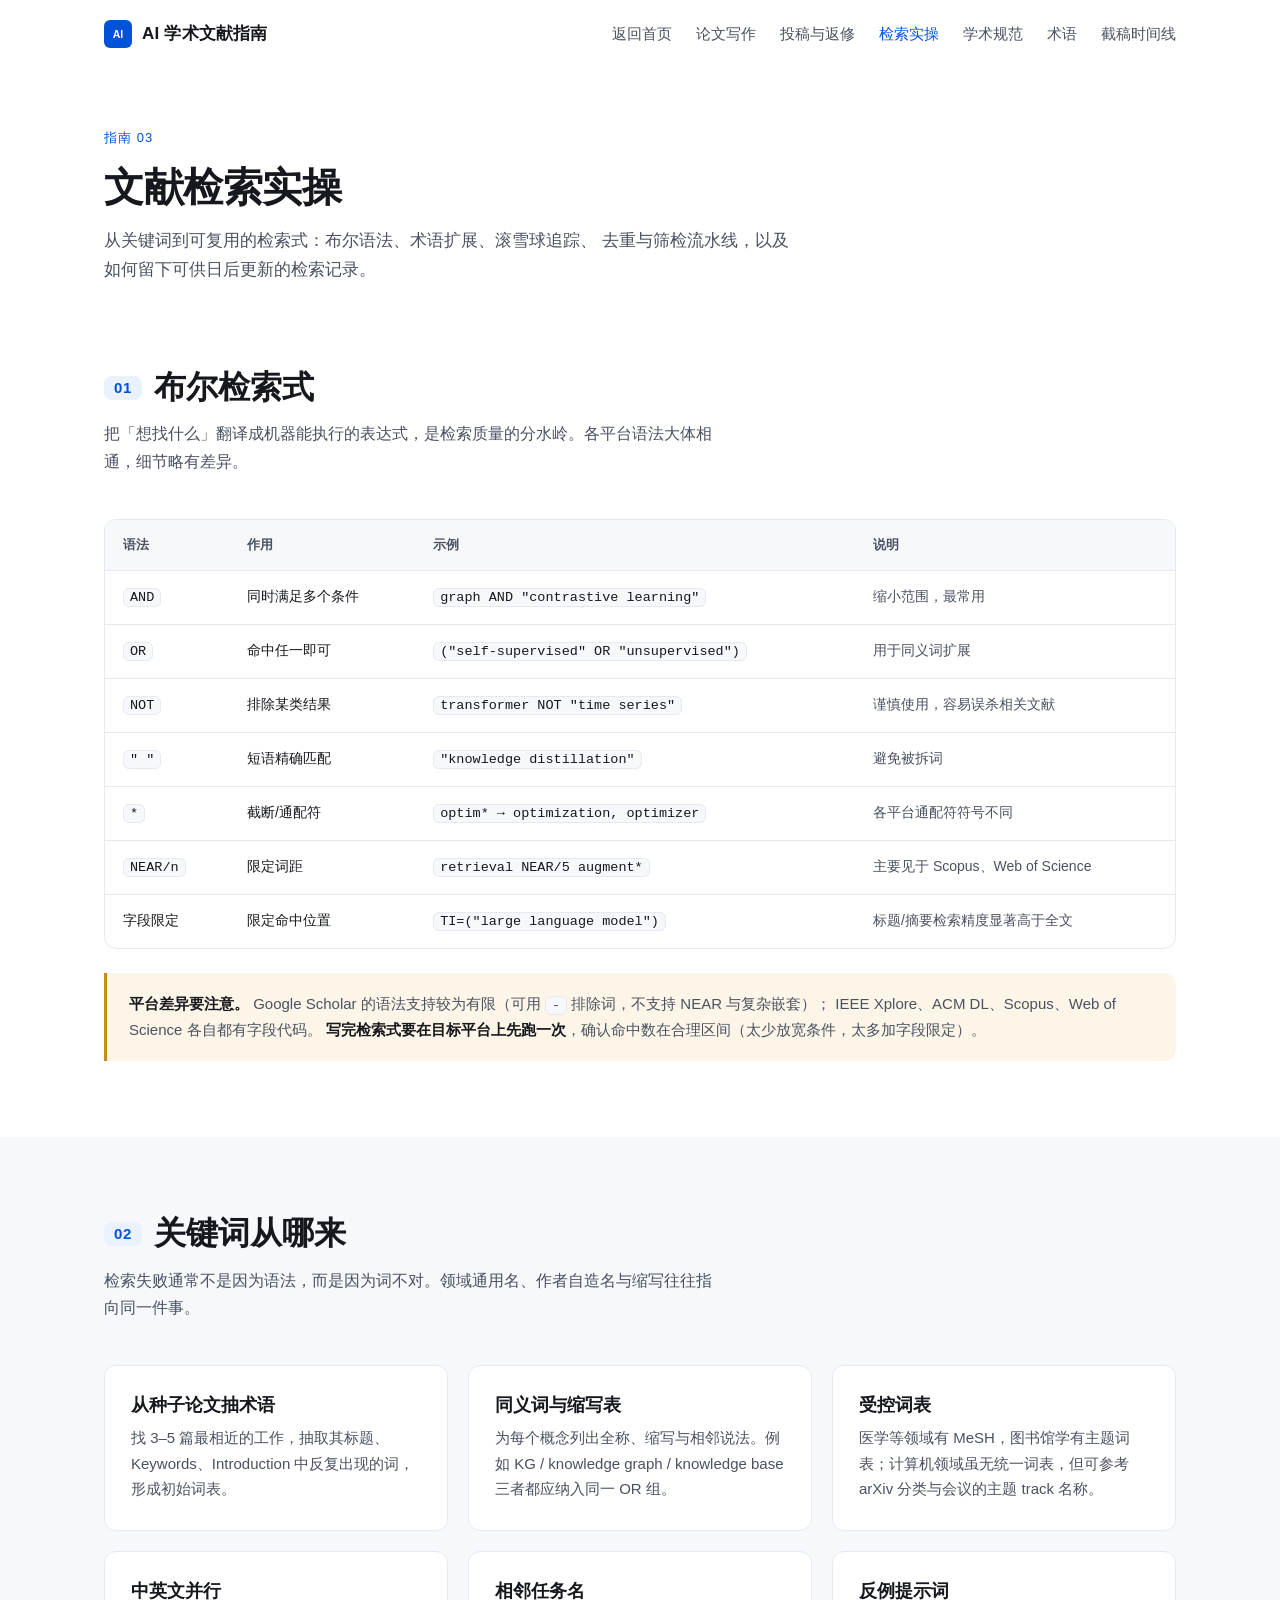
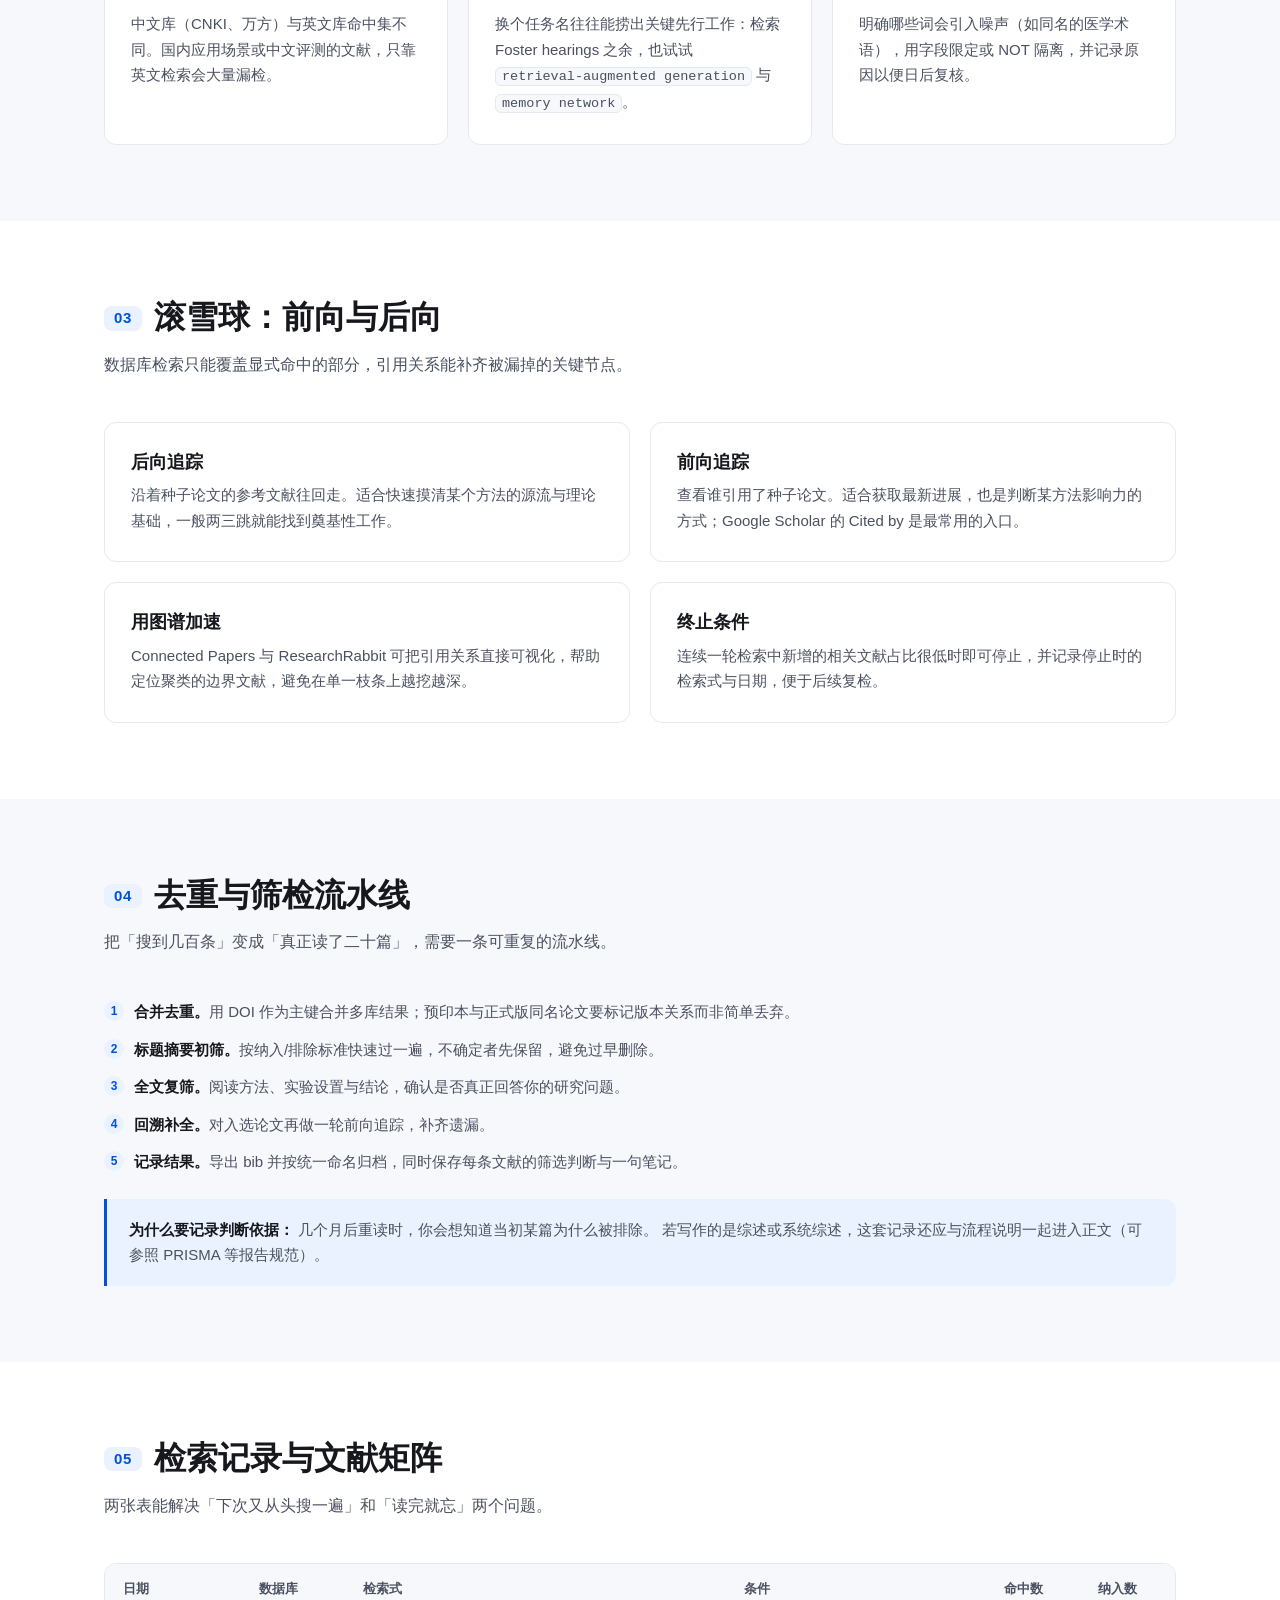
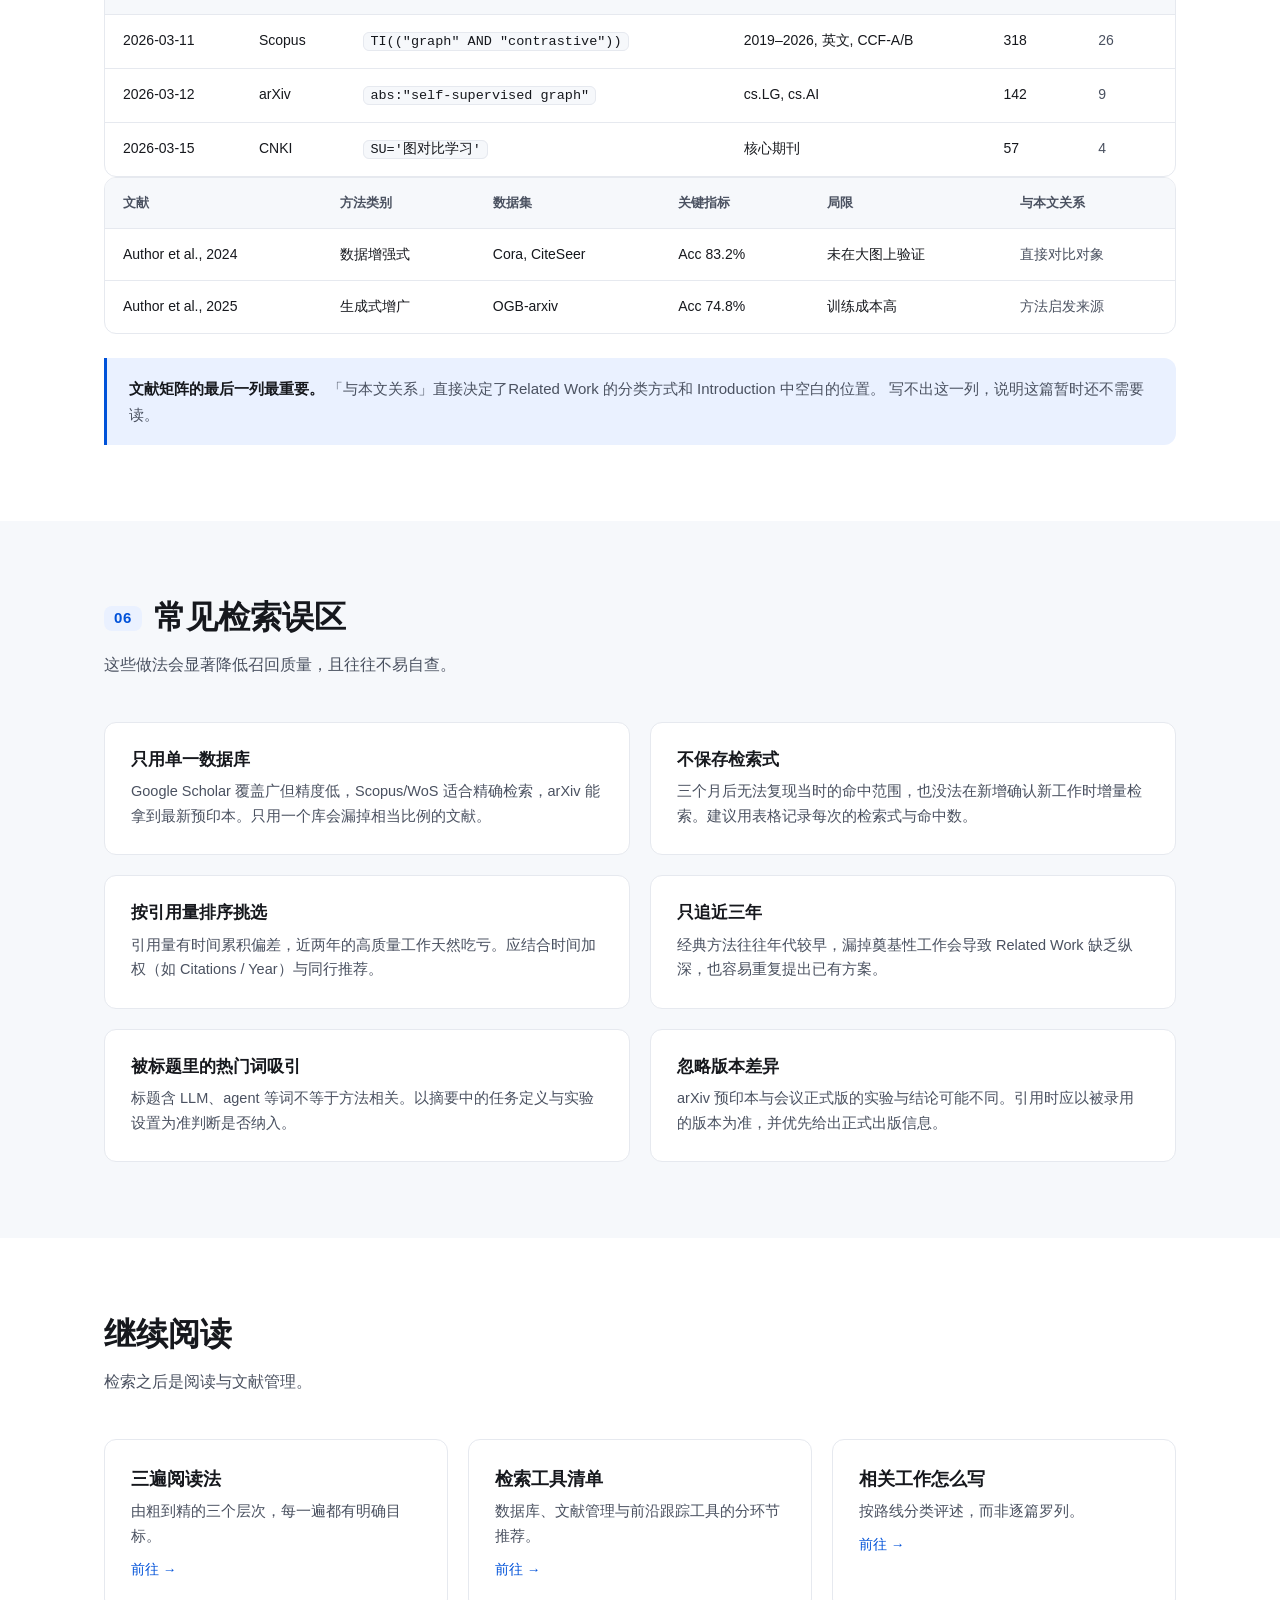
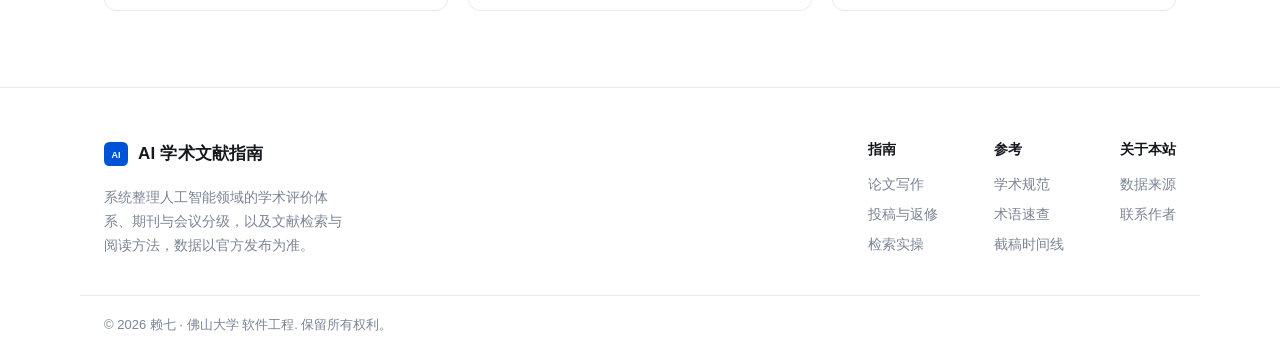
<file: search.html>
<!DOCTYPE html>
<html lang="zh-CN">
<head>
<meta charset="UTF-8">
<meta name="viewport" content="width=device-width, initial-scale=1.0">
<title>文献检索实操 · AI 学术文献指南</title>
<meta name="description" content="学术文献检索的实操方法：布尔检索式语法、关键词扩展、前向与后向滚雪球、去重筛检流程、检索记录与常见误区。">
<meta name="author" content="赖七 · 佛山大学 软件工程">
<link rel="icon" type="image/svg+xml" href="assets/img/favicon.svg">
<link rel="stylesheet" href="assets/css/style.css">
</head>
<body>

<header class="header" id="header">
  <div class="container header-inner">
    <a class="logo" href="index.html">
      <img src="assets/img/favicon.svg" alt="" width="28" height="28">
      <span>AI 学术文献指南</span>
    </a>

    <button class="nav-toggle" id="navToggle" aria-label="打开菜单" aria-expanded="false">
      <span></span><span></span><span></span>
    </button>

    <nav class="nav" id="nav">
      <a href="index.html">返回首页</a>
      <a href="writing.html">论文写作</a>
      <a href="submit.html">投稿与返修</a>
      <a href="search.html" class="is-current">检索实操</a>
      <a href="ethics.html">学术规范</a>
      <a href="glossary.html">术语</a>
      <a href="deadline.html">截稿时间线</a>
    </nav>
  </div>
</header>

<main id="top">

  <section class="page-head">
    <div class="container">
      <p class="page-kicker">指南 03</p>
      <h1>文献检索实操</h1>
      <p class="lead">
        从关键词到可复用的检索式：布尔语法、术语扩展、滚雪球追踪、
        去重与筛检流水线，以及如何留下可供日后更新的检索记录。
      </p>
    </div>
  </section>

  <section class="section" id="syntax">
    <div class="container">
      <div class="section-head">
        <h2><span class="sec-num">01</span>布尔检索式</h2>
        <p>把「想找什么」翻译成机器能执行的表达式，是检索质量的分水岭。各平台语法大体相通，细节略有差异。</p>
      </div>

      <div class="table-wrap">
        <table class="rank">
          <thead>
            <tr><th>语法</th><th>作用</th><th>示例</th><th>说明</th></tr>
          </thead>
          <tbody>
            <tr><td><code>AND</code></td><td>同时满足多个条件</td><td><code>graph AND "contrastive learning"</code></td><td>缩小范围，最常用</td></tr>
            <tr><td><code>OR</code></td><td>命中任一即可</td><td><code>("self-supervised" OR "unsupervised")</code></td><td>用于同义词扩展</td></tr>
            <tr><td><code>NOT</code></td><td>排除某类结果</td><td><code>transformer NOT "time series"</code></td><td>谨慎使用，容易误杀相关文献</td></tr>
            <tr><td><code>" "</code></td><td>短语精确匹配</td><td><code>"knowledge distillation"</code></td><td>避免被拆词</td></tr>
            <tr><td><code>*</code></td><td>截断/通配符</td><td><code>optim* → optimization, optimizer</code></td><td>各平台通配符符号不同</td></tr>
            <tr><td><code>NEAR/n</code></td><td>限定词距</td><td><code>retrieval NEAR/5 augment*</code></td><td>主要见于 Scopus、Web of Science</td></tr>
            <tr><td>字段限定</td><td>限定命中位置</td><td><code>TI=("large language model")</code></td><td>标题/摘要检索精度显著高于全文</td></tr>
          </tbody>
        </table>
      </div>

      <div class="callout callout-warn">
        <strong>平台差异要注意。</strong>
        Google Scholar 的语法支持较为有限（可用 <code>-</code> 排除词，不支持 NEAR 与复杂嵌套）；
        IEEE Xplore、ACM DL、Scopus、Web of Science 各自都有字段代码。
        <strong>写完检索式要在目标平台上先跑一次</strong>，确认命中数在合理区间（太少放宽条件，太多加字段限定）。
      </div>
    </div>
  </section>

  <section class="section section-alt" id="terms">
    <div class="container">
      <div class="section-head">
        <h2><span class="sec-num">02</span>关键词从哪来</h2>
        <p>检索失败通常不是因为语法，而是因为词不对。领域通用名、作者自造名与缩写往往指向同一件事。</p>
      </div>

      <div class="grid grid-3">
        <article class="card">
          <h3>从种子论文抽术语</h3>
          <p>找 3–5 篇最相近的工作，抽取其标题、Keywords、Introduction 中反复出现的词，形成初始词表。</p>
        </article>
        <article class="card">
          <h3>同义词与缩写表</h3>
          <p>为每个概念列出全称、缩写与相邻说法。例如 KG / knowledge graph / knowledge base 三者都应纳入同一 OR 组。</p>
        </article>
        <article class="card">
          <h3>受控词表</h3>
          <p>医学等领域有 MeSH，图书馆学有主题词表；计算机领域虽无统一词表，但可参考 arXiv 分类与会议的主题 track 名称。</p>
        </article>
        <article class="card">
          <h3>中英文并行</h3>
          <p>中文库（CNKI、万方）与英文库命中集不同。国内应用场景或中文评测的文献，只靠英文检索会大量漏检。</p>
        </article>
        <article class="card">
          <h3>相邻任务名</h3>
          <p>换个任务名往往能捞出关键先行工作：检索 Foster hearings 之余，也试试 <code>retrieval-augmented generation</code> 与 <code>memory network</code>。</p>
        </article>
        <article class="card">
          <h3>反例提示词</h3>
          <p>明确哪些词会引入噪声（如同名的医学术语），用字段限定或 NOT 隔离，并记录原因以便日后复核。</p>
        </article>
      </div>
    </div>
  </section>

  <section class="section" id="snowball">
    <div class="container">
      <div class="section-head">
        <h2><span class="sec-num">03</span>滚雪球：前向与后向</h2>
        <p>数据库检索只能覆盖显式命中的部分，引用关系能补齐被漏掉的关键节点。</p>
      </div>

      <div class="grid grid-2">
        <article class="card">
          <h3>后向追踪</h3>
          <p>沿着种子论文的参考文献往回走。适合快速摸清某个方法的源流与理论基础，一般两三跳就能找到奠基性工作。</p>
        </article>
        <article class="card">
          <h3>前向追踪</h3>
          <p>查看谁引用了种子论文。适合获取最新进展，也是判断某方法影响力的方式；Google Scholar 的 Cited by 是最常用的入口。</p>
        </article>
        <article class="card">
          <h3>用图谱加速</h3>
          <p>Connected Papers 与 ResearchRabbit 可把引用关系直接可视化，帮助定位聚类的边界文献，避免在单一枝条上越挖越深。</p>
        </article>
        <article class="card">
          <h3>终止条件</h3>
          <p>连续一轮检索中新增的相关文献占比很低时即可停止，并记录停止时的检索式与日期，便于后续复检。</p>
        </article>
      </div>
    </div>
  </section>

  <section class="section section-alt" id="pipeline">
    <div class="container">
      <div class="section-head">
        <h2><span class="sec-num">04</span>去重与筛检流水线</h2>
        <p>把「搜到几百条」变成「真正读了二十篇」，需要一条可重复的流水线。</p>
      </div>

      <ol class="steps">
        <li><strong>合并去重。</strong>用 DOI 作为主键合并多库结果；预印本与正式版同名论文要标记版本关系而非简单丢弃。</li>
        <li><strong>标题摘要初筛。</strong>按纳入/排除标准快速过一遍，不确定者先保留，避免过早删除。</li>
        <li><strong>全文复筛。</strong>阅读方法、实验设置与结论，确认是否真正回答你的研究问题。</li>
        <li><strong>回溯补全。</strong>对入选论文再做一轮前向追踪，补齐遗漏。</li>
        <li><strong>记录结果。</strong>导出 bib 并按统一命名归档，同时保存每条文献的筛选判断与一句笔记。</li>
      </ol>

      <div class="callout callout-info">
        <strong>为什么要记录判断依据：</strong>
        几个月后重读时，你会想知道当初某篇为什么被排除。
        若写作的是综述或系统综述，这套记录还应与流程说明一起进入正文（可参照 PRISMA 等报告规范）。
      </div>
    </div>
  </section>

  <section class="section" id="matrix">
    <div class="container">
      <div class="section-head">
        <h2><span class="sec-num">05</span>检索记录与文献矩阵</h2>
        <p>两张表能解决「下次又从头搜一遍」和「读完就忘」两个问题。</p>
      </div>

      <div class="table-wrap">
        <table class="rank">
          <thead>
            <tr><th>日期</th><th>数据库</th><th>检索式</th><th>条件</th><th>命中数</th><th>纳入数</th></tr>
          </thead>
          <tbody>
            <tr><td>2026-03-11</td><td>Scopus</td><td><code>TI(("graph" AND "contrastive"))</code></td><td>2019–2026, 英文, CCF-A/B</td><td>318</td><td>26</td></tr>
            <tr><td>2026-03-12</td><td>arXiv</td><td><code>abs:"self-supervised graph"</code></td><td>cs.LG, cs.AI</td><td>142</td><td>9</td></tr>
            <tr><td>2026-03-15</td><td>CNKI</td><td><code>SU='图对比学习'</code></td><td>核心期刊</td><td>57</td><td>4</td></tr>
          </tbody>
        </table>
      </div>

      <div class="table-wrap">
        <table class="rank">
          <thead>
            <tr><th>文献</th><th>方法类别</th><th>数据集</th><th>关键指标</th><th>局限</th><th>与本文关系</th></tr>
          </thead>
          <tbody>
            <tr><td>Author et al., 2024</td><td>数据增强式</td><td>Cora, CiteSeer</td><td>Acc 83.2%</td><td>未在大图上验证</td><td>直接对比对象</td></tr>
            <tr><td>Author et al., 2025</td><td>生成式增广</td><td>OGB-arxiv</td><td>Acc 74.8%</td><td>训练成本高</td><td>方法启发来源</td></tr>
          </tbody>
        </table>
      </div>

      <div class="callout callout-info">
        <strong>文献矩阵的最后一列最重要。</strong>
        「与本文关系」直接决定了Related Work 的分类方式和 Introduction 中空白的位置。
        写不出这一列，说明这篇暂时还不需要读。
      </div>
    </div>
  </section>

  <section class="section section-alt" id="pitfalls">
    <div class="container">
      <div class="section-head">
        <h2><span class="sec-num">06</span>常见检索误区</h2>
        <p>这些做法会显著降低召回质量，且往往不易自查。</p>
      </div>

      <div class="grid grid-2">
        <div class="pitfall">
          <h3>只用单一数据库</h3>
          <p>Google Scholar 覆盖广但精度低，Scopus/WoS 适合精确检索，arXiv 能拿到最新预印本。只用一个库会漏掉相当比例的文献。</p>
        </div>
        <div class="pitfall">
          <h3>不保存检索式</h3>
          <p>三个月后无法复现当时的命中范围，也没法在新增确认新工作时增量检索。建议用表格记录每次的检索式与命中数。</p>
        </div>
        <div class="pitfall">
          <h3>按引用量排序挑选</h3>
          <p>引用量有时间累积偏差，近两年的高质量工作天然吃亏。应结合时间加权（如 Citations / Year）与同行推荐。</p>
        </div>
        <div class="pitfall">
          <h3>只追近三年</h3>
          <p>经典方法往往年代较早，漏掉奠基性工作会导致 Related Work 缺乏纵深，也容易重复提出已有方案。</p>
        </div>
        <div class="pitfall">
          <h3>被标题里的热门词吸引</h3>
          <p>标题含 LLM、agent 等词不等于方法相关。以摘要中的任务定义与实验设置为准判断是否纳入。</p>
        </div>
        <div class="pitfall">
          <h3>忽略版本差异</h3>
          <p>arXiv 预印本与会议正式版的实验与结论可能不同。引用时应以被录用的版本为准，并优先给出正式出版信息。</p>
        </div>
      </div>
    </div>
  </section>

  <section class="section" id="next">
    <div class="container">
      <div class="section-head">
        <h2>继续阅读</h2>
        <p>检索之后是阅读与文献管理。</p>
      </div>
      <div class="grid grid-3">
        <a class="card" href="index.html#method">
          <h3>三遍阅读法</h3>
          <p>由粗到精的三个层次，每一遍都有明确目标。</p>
          <span class="card-link">前往 →</span>
        </a>
        <a class="card" href="index.html#tools">
          <h3>检索工具清单</h3>
          <p>数据库、文献管理与前沿跟踪工具的分环节推荐。</p>
          <span class="card-link">前往 →</span>
        </a>
        <a class="card" href="writing.html">
          <h3>相关工作怎么写</h3>
          <p>按路线分类评述，而非逐篇罗列。</p>
          <span class="card-link">前往 →</span>
        </a>
      </div>
    </div>
  </section>

</main>

<footer class="footer">
  <div class="container footer-inner">
    <div class="footer-brand">
      <a class="logo" href="index.html">
        <img src="assets/img/favicon.svg" alt="" width="24" height="24">
        <span>AI 学术文献指南</span>
      </a>
      <p>系统整理人工智能领域的学术评价体系、期刊与会议分级，以及文献检索与阅读方法，数据以官方发布为准。</p>
    </div>
    <div class="footer-links">
      <div>
        <h4>指南</h4>
        <a href="writing.html">论文写作</a>
        <a href="submit.html">投稿与返修</a>
        <a href="search.html">检索实操</a>
      </div>
      <div>
        <h4>参考</h4>
        <a href="ethics.html">学术规范</a>
        <a href="glossary.html">术语速查</a>
        <a href="deadline.html">截稿时间线</a>
      </div>
      <div>
        <h4>关于本站</h4>
        <a href="index.html#about">数据来源</a>
        <a href="mailto:2112671075@stu.fosu.edu.cn">联系作者</a>
      </div>
    </div>
  </div>

  <div class="container footer-bottom">
    <p>© <span id="year">2026</span> 赖七 · 佛山大学 软件工程. 保留所有权利。</p>
  </div>
</footer>

<script src="assets/js/main.js"></script>
</body>
</html>
</file>
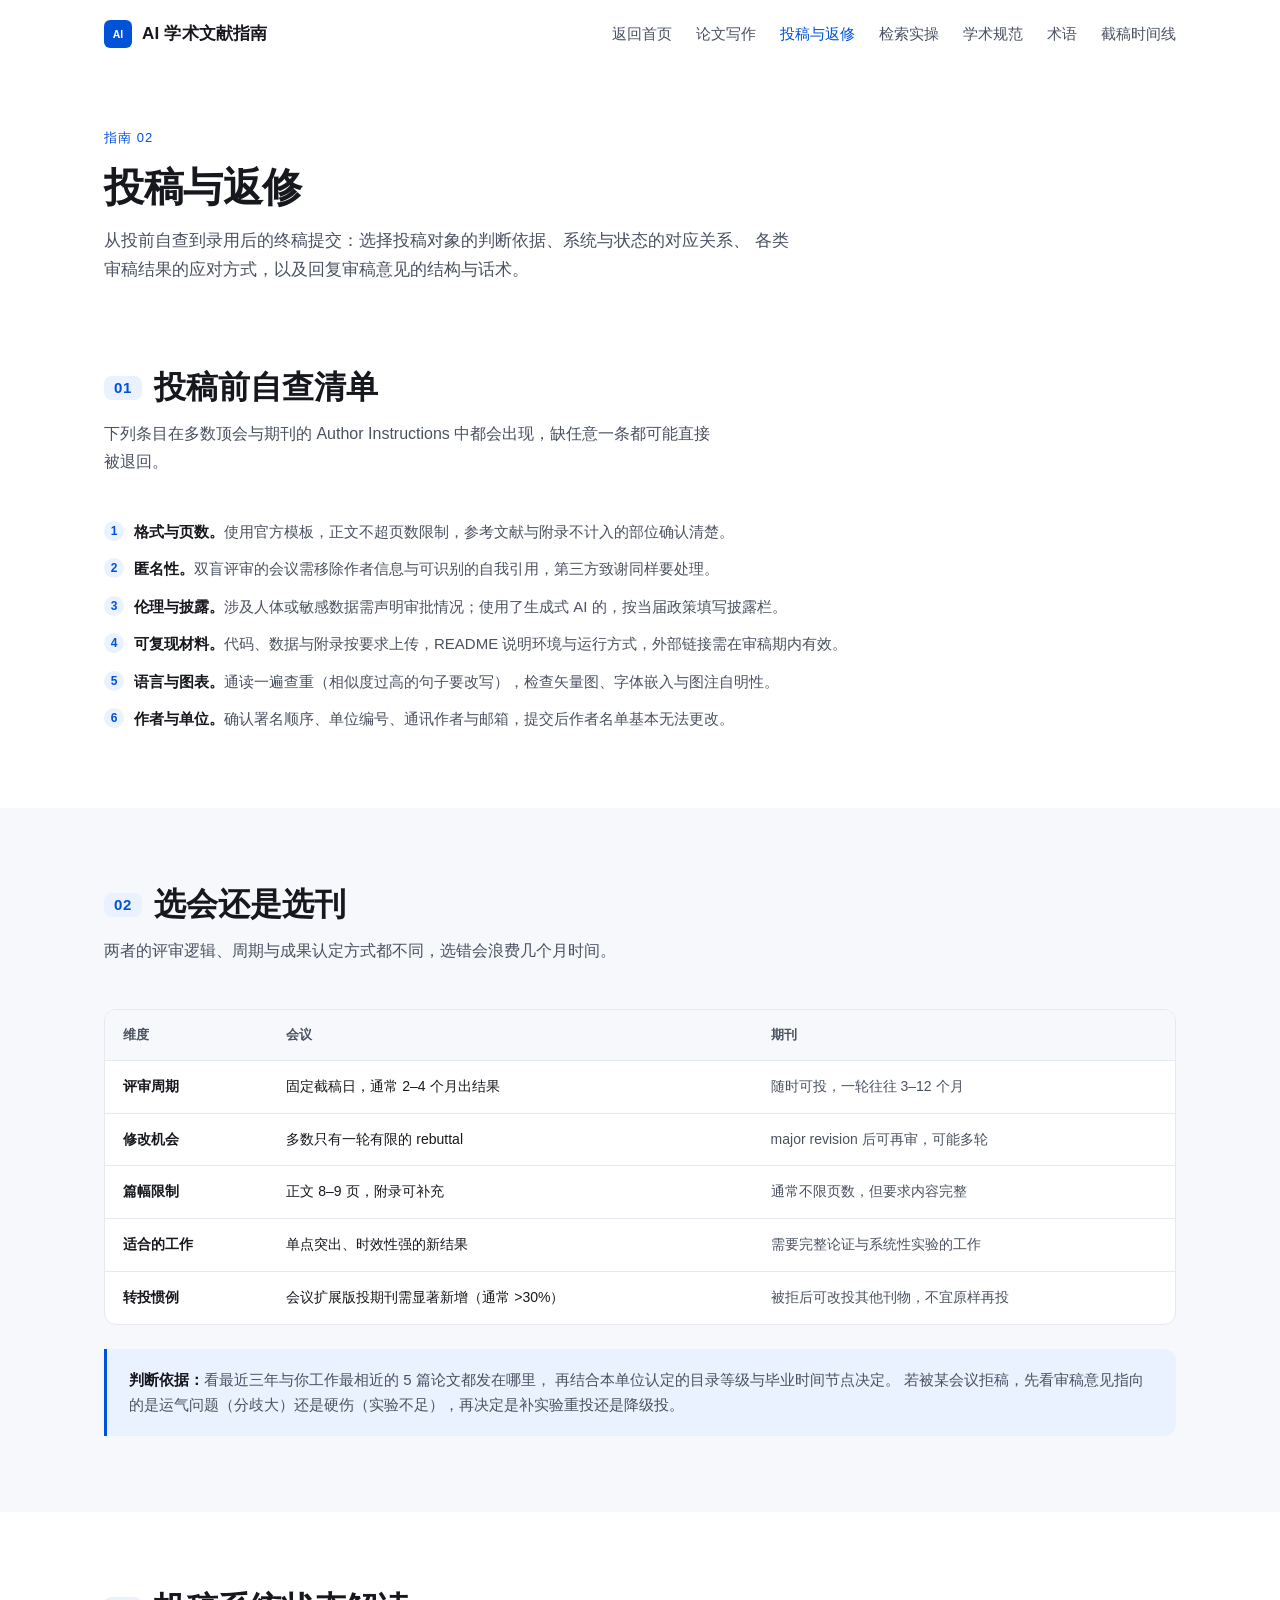
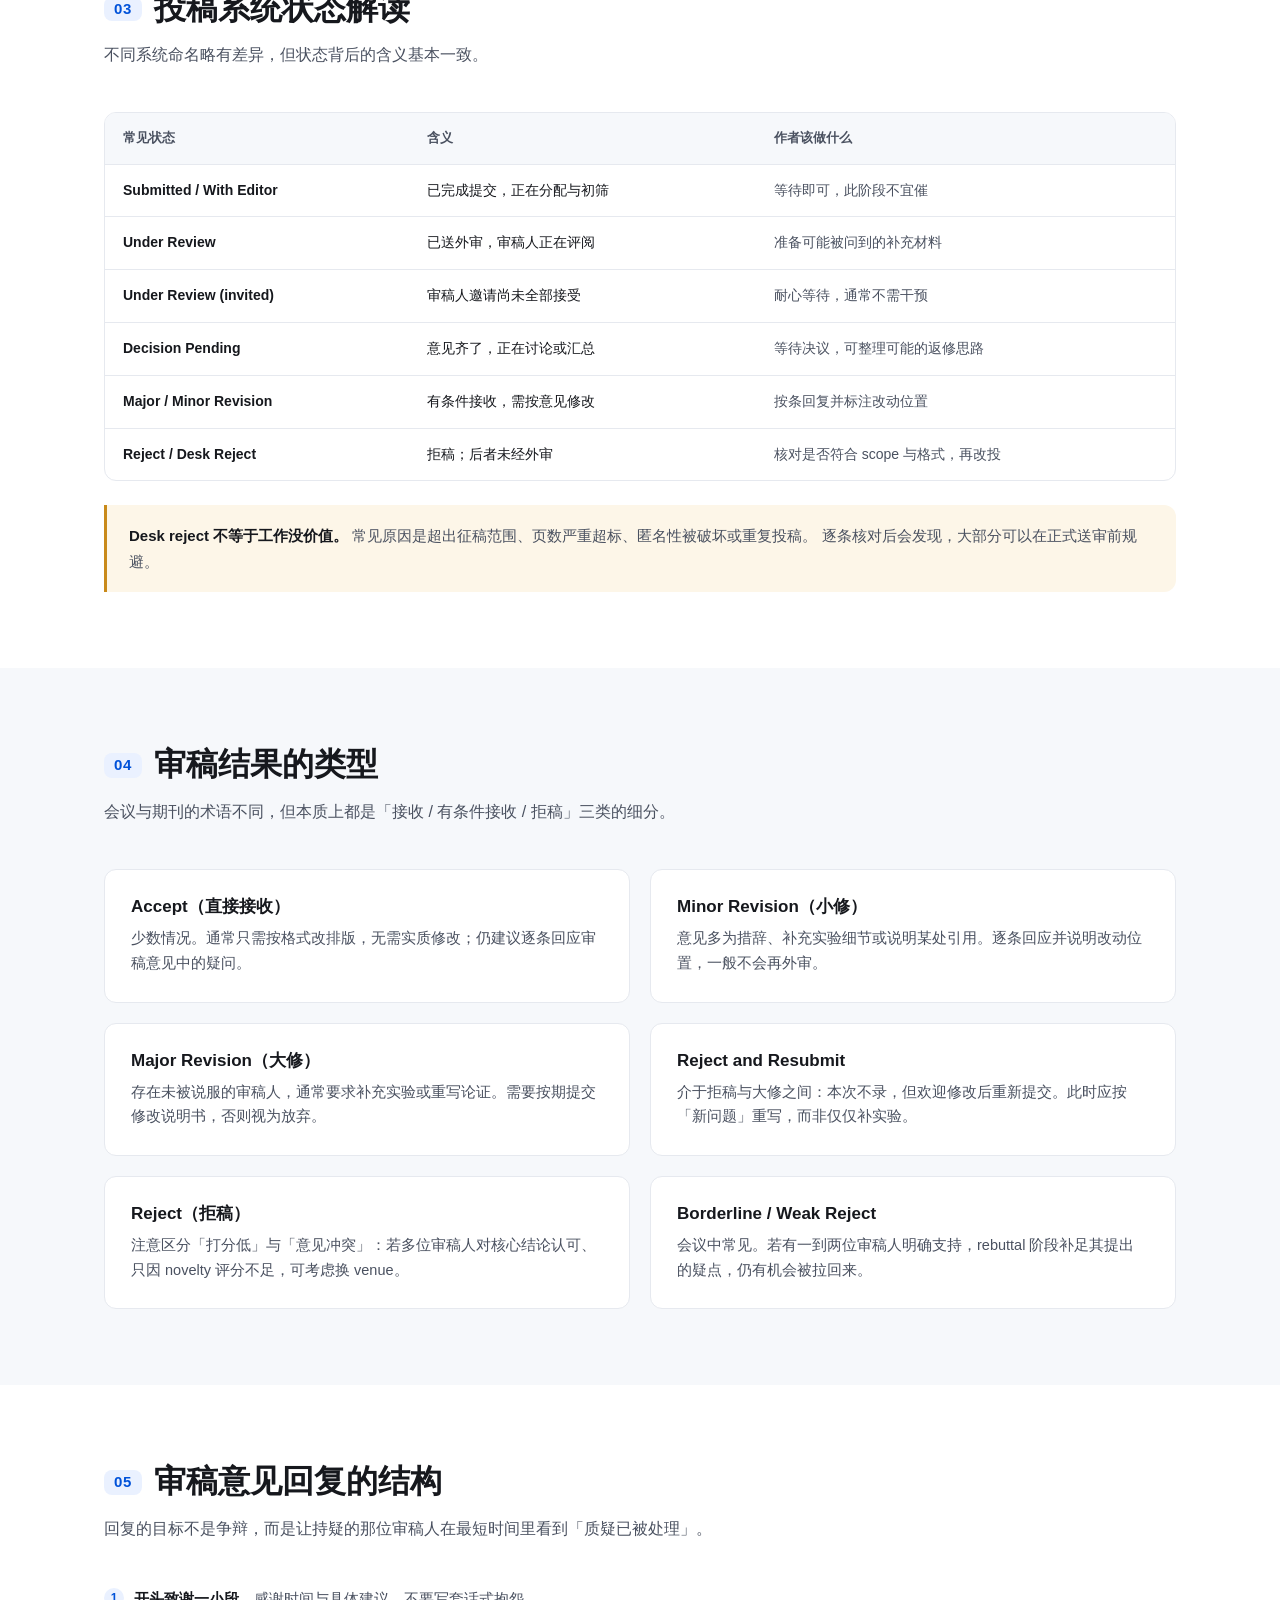
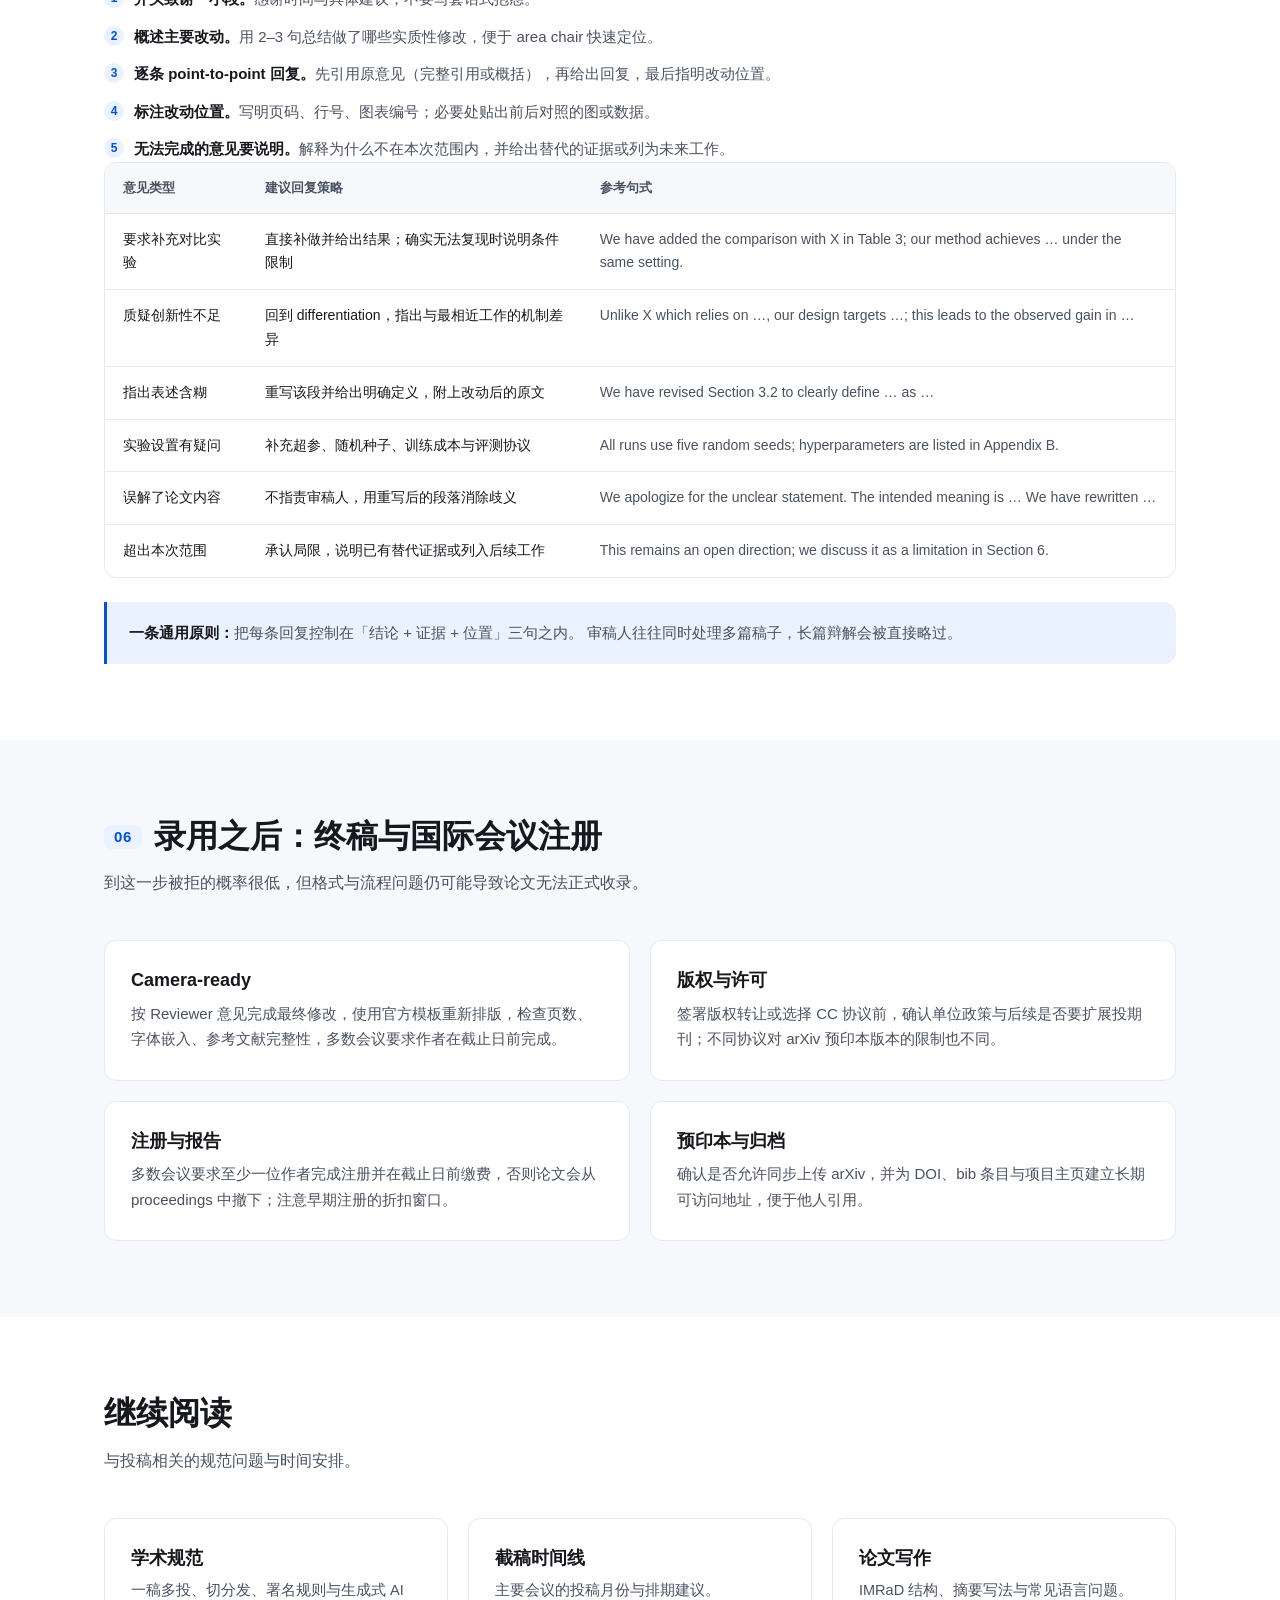
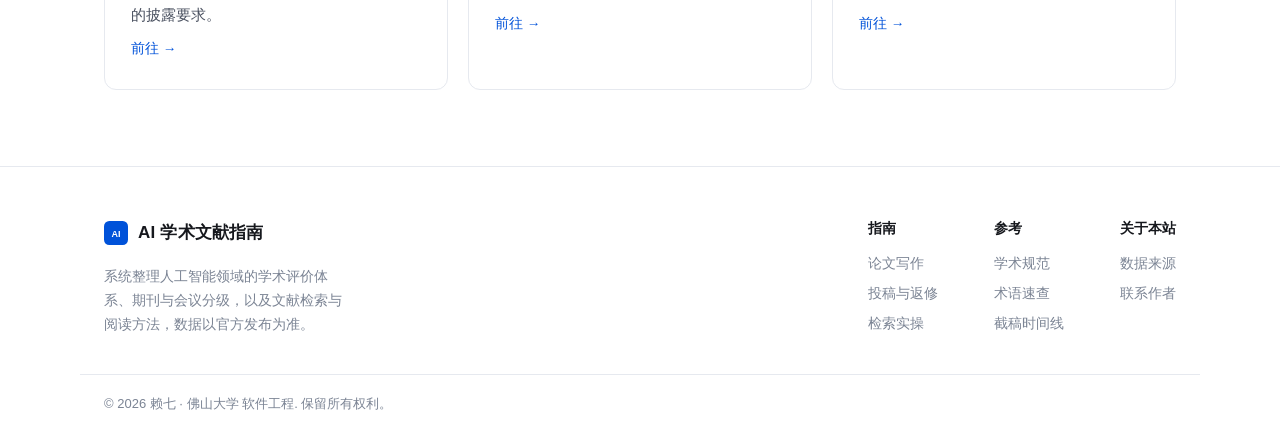
<file: submit.html>
<!DOCTYPE html>
<html lang="zh-CN">
<head>
<meta charset="UTF-8">
<meta name="viewport" content="width=device-width, initial-scale=1.0">
<title>投稿与返修 · AI 学术文献指南</title>
<meta name="description" content="学术投稿全流程：投稿前自查、选会与选刊决策、投稿系统状态解读、审稿意见类型、rebuttal 回复结构与话术模板、camera-ready 注意事项。">
<meta name="author" content="赖七 · 佛山大学 软件工程">
<link rel="icon" type="image/svg+xml" href="assets/img/favicon.svg">
<link rel="stylesheet" href="assets/css/style.css">
</head>
<body>

<header class="header" id="header">
  <div class="container header-inner">
    <a class="logo" href="index.html">
      <img src="assets/img/favicon.svg" alt="" width="28" height="28">
      <span>AI 学术文献指南</span>
    </a>

    <button class="nav-toggle" id="navToggle" aria-label="打开菜单" aria-expanded="false">
      <span></span><span></span><span></span>
    </button>

    <nav class="nav" id="nav">
      <a href="index.html">返回首页</a>
      <a href="writing.html">论文写作</a>
      <a href="submit.html" class="is-current">投稿与返修</a>
      <a href="search.html">检索实操</a>
      <a href="ethics.html">学术规范</a>
      <a href="glossary.html">术语</a>
      <a href="deadline.html">截稿时间线</a>
    </nav>
  </div>
</header>

<main id="top">

  <section class="page-head">
    <div class="container">
      <p class="page-kicker">指南 02</p>
      <h1>投稿与返修</h1>
      <p class="lead">
        从投前自查到录用后的终稿提交：选择投稿对象的判断依据、系统与状态的对应关系、
        各类审稿结果的应对方式，以及回复审稿意见的结构与话术。
      </p>
    </div>
  </section>

  <section class="section" id="checklist">
    <div class="container">
      <div class="section-head">
        <h2><span class="sec-num">01</span>投稿前自查清单</h2>
        <p>下列条目在多数顶会与期刊的 Author Instructions 中都会出现，缺任意一条都可能直接被退回。</p>
      </div>

      <ol class="steps">
        <li><strong>格式与页数。</strong>使用官方模板，正文不超页数限制，参考文献与附录不计入的部位确认清楚。</li>
        <li><strong>匿名性。</strong>双盲评审的会议需移除作者信息与可识别的自我引用，第三方致谢同样要处理。</li>
        <li><strong>伦理与披露。</strong>涉及人体或敏感数据需声明审批情况；使用了生成式 AI 的，按当届政策填写披露栏。</li>
        <li><strong>可复现材料。</strong>代码、数据与附录按要求上传，README 说明环境与运行方式，外部链接需在审稿期内有效。</li>
        <li><strong>语言与图表。</strong>通读一遍查重（相似度过高的句子要改写），检查矢量图、字体嵌入与图注自明性。</li>
        <li><strong>作者与单位。</strong>确认署名顺序、单位编号、通讯作者与邮箱，提交后作者名单基本无法更改。</li>
      </ol>
    </div>
  </section>

  <section class="section section-alt" id="choose">
    <div class="container">
      <div class="section-head">
        <h2><span class="sec-num">02</span>选会还是选刊</h2>
        <p>两者的评审逻辑、周期与成果认定方式都不同，选错会浪费几个月时间。</p>
      </div>

      <div class="table-wrap">
        <table class="rank">
          <thead>
            <tr><th>维度</th><th>会议</th><th>期刊</th></tr>
          </thead>
          <tbody>
            <tr>
              <td><strong>评审周期</strong></td>
              <td>固定截稿日，通常 2–4 个月出结果</td>
              <td>随时可投，一轮往往 3–12 个月</td>
            </tr>
            <tr>
              <td><strong>修改机会</strong></td>
              <td>多数只有一轮有限的 rebuttal</td>
              <td>major revision 后可再审，可能多轮</td>
            </tr>
            <tr>
              <td><strong>篇幅限制</strong></td>
              <td>正文 8–9 页，附录可补充</td>
              <td>通常不限页数，但要求内容完整</td>
            </tr>
            <tr>
              <td><strong>适合的工作</strong></td>
              <td>单点突出、时效性强的新结果</td>
              <td>需要完整论证与系统性实验的工作</td>
            </tr>
            <tr>
              <td><strong>转投惯例</strong></td>
              <td>会议扩展版投期刊需显著新增（通常 &gt;30%）</td>
              <td>被拒后可改投其他刊物，不宜原样再投</td>
            </tr>
          </tbody>
        </table>
      </div>

      <div class="callout callout-info">
        <strong>判断依据：</strong>看最近三年与你工作最相近的 5 篇论文都发在哪里，
        再结合本单位认定的目录等级与毕业时间节点决定。
        若被某会议拒稿，先看审稿意见指向的是运气问题（分歧大）还是硬伤（实验不足），再决定是补实验重投还是降级投。
      </div>
    </div>
  </section>

  <section class="section" id="states">
    <div class="container">
      <div class="section-head">
        <h2><span class="sec-num">03</span>投稿系统状态解读</h2>
        <p>不同系统命名略有差异，但状态背后的含义基本一致。</p>
      </div>

      <div class="table-wrap">
        <table class="rank">
          <thead>
            <tr><th>常见状态</th><th>含义</th><th>作者该做什么</th></tr>
          </thead>
          <tbody>
            <tr><td><strong>Submitted / With Editor</strong></td><td>已完成提交，正在分配与初筛</td><td>等待即可，此阶段不宜催</td></tr>
            <tr><td><strong>Under Review</strong></td><td>已送外审，审稿人正在评阅</td><td>准备可能被问到的补充材料</td></tr>
            <tr><td><strong>Under Review (invited)</strong></td><td>审稿人邀请尚未全部接受</td><td>耐心等待，通常不需干预</td></tr>
            <tr><td><strong>Decision Pending</strong></td><td>意见齐了，正在讨论或汇总</td><td>等待决议，可整理可能的返修思路</td></tr>
            <tr><td><strong>Major / Minor Revision</strong></td><td>有条件接收，需按意见修改</td><td>按条回复并标注改动位置</td></tr>
            <tr><td><strong>Reject / Desk Reject</strong></td><td>拒稿；后者未经外审</td><td>核对是否符合 scope 与格式，再改投</td></tr>
          </tbody>
        </table>
      </div>

      <div class="callout callout-warn">
        <strong>Desk reject 不等于工作没价值。</strong>
        常见原因是超出征稿范围、页数严重超标、匿名性被破坏或重复投稿。
        逐条核对后会发现，大部分可以在正式送审前规避。
      </div>
    </div>
  </section>

  <section class="section section-alt" id="decision">
    <div class="container">
      <div class="section-head">
        <h2><span class="sec-num">04</span>审稿结果的类型</h2>
        <p>会议与期刊的术语不同，但本质上都是「接收 / 有条件接收 / 拒稿」三类的细分。</p>
      </div>

      <div class="grid grid-2">
        <div class="pitfall">
          <h3>Accept（直接接收）</h3>
          <p>少数情况。通常只需按格式改排版，无需实质修改；仍建议逐条回应审稿意见中的疑问。</p>
        </div>
        <div class="pitfall">
          <h3>Minor Revision（小修）</h3>
          <p>意见多为措辞、补充实验细节或说明某处引用。逐条回应并说明改动位置，一般不会再外审。</p>
        </div>
        <div class="pitfall">
          <h3>Major Revision（大修）</h3>
          <p>存在未被说服的审稿人，通常要求补充实验或重写论证。需要按期提交修改说明书，否则视为放弃。</p>
        </div>
        <div class="pitfall">
          <h3>Reject and Resubmit</h3>
          <p>介于拒稿与大修之间：本次不录，但欢迎修改后重新提交。此时应按「新问题」重写，而非仅仅补实验。</p>
        </div>
        <div class="pitfall">
          <h3>Reject（拒稿）</h3>
          <p>注意区分「打分低」与「意见冲突」：若多位审稿人对核心结论认可、只因 novelty 评分不足，可考虑换 venue。</p>
        </div>
        <div class="pitfall">
          <h3>Borderline / Weak Reject</h3>
          <p>会议中常见。若有一到两位审稿人明确支持，rebuttal 阶段补足其提出的疑点，仍有机会被拉回来。</p>
        </div>
      </div>
    </div>
  </section>

  <section class="section" id="rebuttal">
    <div class="container">
      <div class="section-head">
        <h2><span class="sec-num">05</span>审稿意见回复的结构</h2>
        <p>回复的目标不是争辩，而是让持疑的那位审稿人在最短时间里看到「质疑已被处理」。</p>
      </div>

      <ol class="steps">
        <li><strong>开头致谢一小段。</strong>感谢时间与具体建议，不要写套话式抱怨。</li>
        <li><strong>概述主要改动。</strong>用 2–3 句总结做了哪些实质性修改，便于 area chair 快速定位。</li>
        <li><strong>逐条 point-to-point 回复。</strong>先引用原意见（完整引用或概括），再给出回复，最后指明改动位置。</li>
        <li><strong>标注改动位置。</strong>写明页码、行号、图表编号；必要处贴出前后对照的图或数据。</li>
        <li><strong>无法完成的意见要说明。</strong>解释为什么不在本次范围内，并给出替代的证据或列为未来工作。</li>
      </ol>

      <div class="table-wrap">
        <table class="rank">
          <thead>
            <tr><th>意见类型</th><th>建议回复策略</th><th>参考句式</th></tr>
          </thead>
          <tbody>
            <tr>
              <td>要求补充对比实验</td>
              <td>直接补做并给出结果；确实无法复现时说明条件限制</td>
              <td>We have added the comparison with X in Table 3; our method achieves … under the same setting.</td>
            </tr>
            <tr>
              <td>质疑创新性不足</td>
              <td>回到 differentiation，指出与最相近工作的机制差异</td>
              <td>Unlike X which relies on …, our design targets …; this leads to the observed gain in …</td>
            </tr>
            <tr>
              <td>指出表述含糊</td>
              <td>重写该段并给出明确定义，附上改动后的原文</td>
              <td>We have revised Section 3.2 to clearly define … as …</td>
            </tr>
            <tr>
              <td>实验设置有疑问</td>
              <td>补充超参、随机种子、训练成本与评测协议</td>
              <td>All runs use five random seeds; hyperparameters are listed in Appendix B.</td>
            </tr>
            <tr>
              <td>误解了论文内容</td>
              <td>不指责审稿人，用重写后的段落消除歧义</td>
              <td>We apologize for the unclear statement. The intended meaning is … We have rewritten …</td>
            </tr>
            <tr>
              <td>超出本次范围</td>
              <td>承认局限，说明已有替代证据或列入后续工作</td>
              <td>This remains an open direction; we discuss it as a limitation in Section 6.</td>
            </tr>
          </tbody>
        </table>
      </div>

      <div class="callout callout-info">
        <strong>一条通用原则：</strong>把每条回复控制在「结论 + 证据 + 位置」三句之内。
        审稿人往往同时处理多篇稿子，长篇辩解会被直接略过。
      </div>
    </div>
  </section>

  <section class="section section-alt" id="camera">
    <div class="container">
      <div class="section-head">
        <h2><span class="sec-num">06</span>录用之后：终稿与国际会议注册</h2>
        <p>到这一步被拒的概率很低，但格式与流程问题仍可能导致论文无法正式收录。</p>
      </div>

      <div class="grid grid-2">
        <article class="card">
          <h3>Camera-ready</h3>
          <p>按 Reviewer 意见完成最终修改，使用官方模板重新排版，检查页数、字体嵌入、参考文献完整性，多数会议要求作者在截止日前完成。</p>
        </article>
        <article class="card">
          <h3>版权与许可</h3>
          <p>签署版权转让或选择 CC 协议前，确认单位政策与后续是否要扩展投期刊；不同协议对 arXiv 预印本版本的限制也不同。</p>
        </article>
        <article class="card">
          <h3>注册与报告</h3>
          <p>多数会议要求至少一位作者完成注册并在截止日前缴费，否则论文会从 proceedings 中撤下；注意早期注册的折扣窗口。</p>
        </article>
        <article class="card">
          <h3>预印本与归档</h3>
          <p>确认是否允许同步上传 arXiv，并为 DOI、bib 条目与项目主页建立长期可访问地址，便于他人引用。</p>
        </article>
      </div>
    </div>
  </section>

  <section class="section" id="next">
    <div class="container">
      <div class="section-head">
        <h2>继续阅读</h2>
        <p>与投稿相关的规范问题与时间安排。</p>
      </div>
      <div class="grid grid-3">
        <a class="card" href="ethics.html">
          <h3>学术规范</h3>
          <p>一稿多投、切分发、署名规则与生成式 AI 的披露要求。</p>
          <span class="card-link">前往 →</span>
        </a>
        <a class="card" href="deadline.html">
          <h3>截稿时间线</h3>
          <p>主要会议的投稿月份与排期建议。</p>
          <span class="card-link">前往 →</span>
        </a>
        <a class="card" href="writing.html">
          <h3>论文写作</h3>
          <p>IMRaD 结构、摘要写法与常见语言问题。</p>
          <span class="card-link">前往 →</span>
        </a>
      </div>
    </div>
  </section>

</main>

<footer class="footer">
  <div class="container footer-inner">
    <div class="footer-brand">
      <a class="logo" href="index.html">
        <img src="assets/img/favicon.svg" alt="" width="24" height="24">
        <span>AI 学术文献指南</span>
      </a>
      <p>系统整理人工智能领域的学术评价体系、期刊与会议分级，以及文献检索与阅读方法，数据以官方发布为准。</p>
    </div>
    <div class="footer-links">
      <div>
        <h4>指南</h4>
        <a href="writing.html">论文写作</a>
        <a href="submit.html">投稿与返修</a>
        <a href="search.html">检索实操</a>
      </div>
      <div>
        <h4>参考</h4>
        <a href="ethics.html">学术规范</a>
        <a href="glossary.html">术语速查</a>
        <a href="deadline.html">截稿时间线</a>
      </div>
      <div>
        <h4>关于本站</h4>
        <a href="index.html#about">数据来源</a>
        <a href="mailto:2112671075@stu.fosu.edu.cn">联系作者</a>
      </div>
    </div>
  </div>

  <div class="container footer-bottom">
    <p>© <span id="year">2026</span> 赖七 · 佛山大学 软件工程. 保留所有权利。</p>
  </div>
</footer>

<script src="assets/js/main.js"></script>
</body>
</html>
</file>
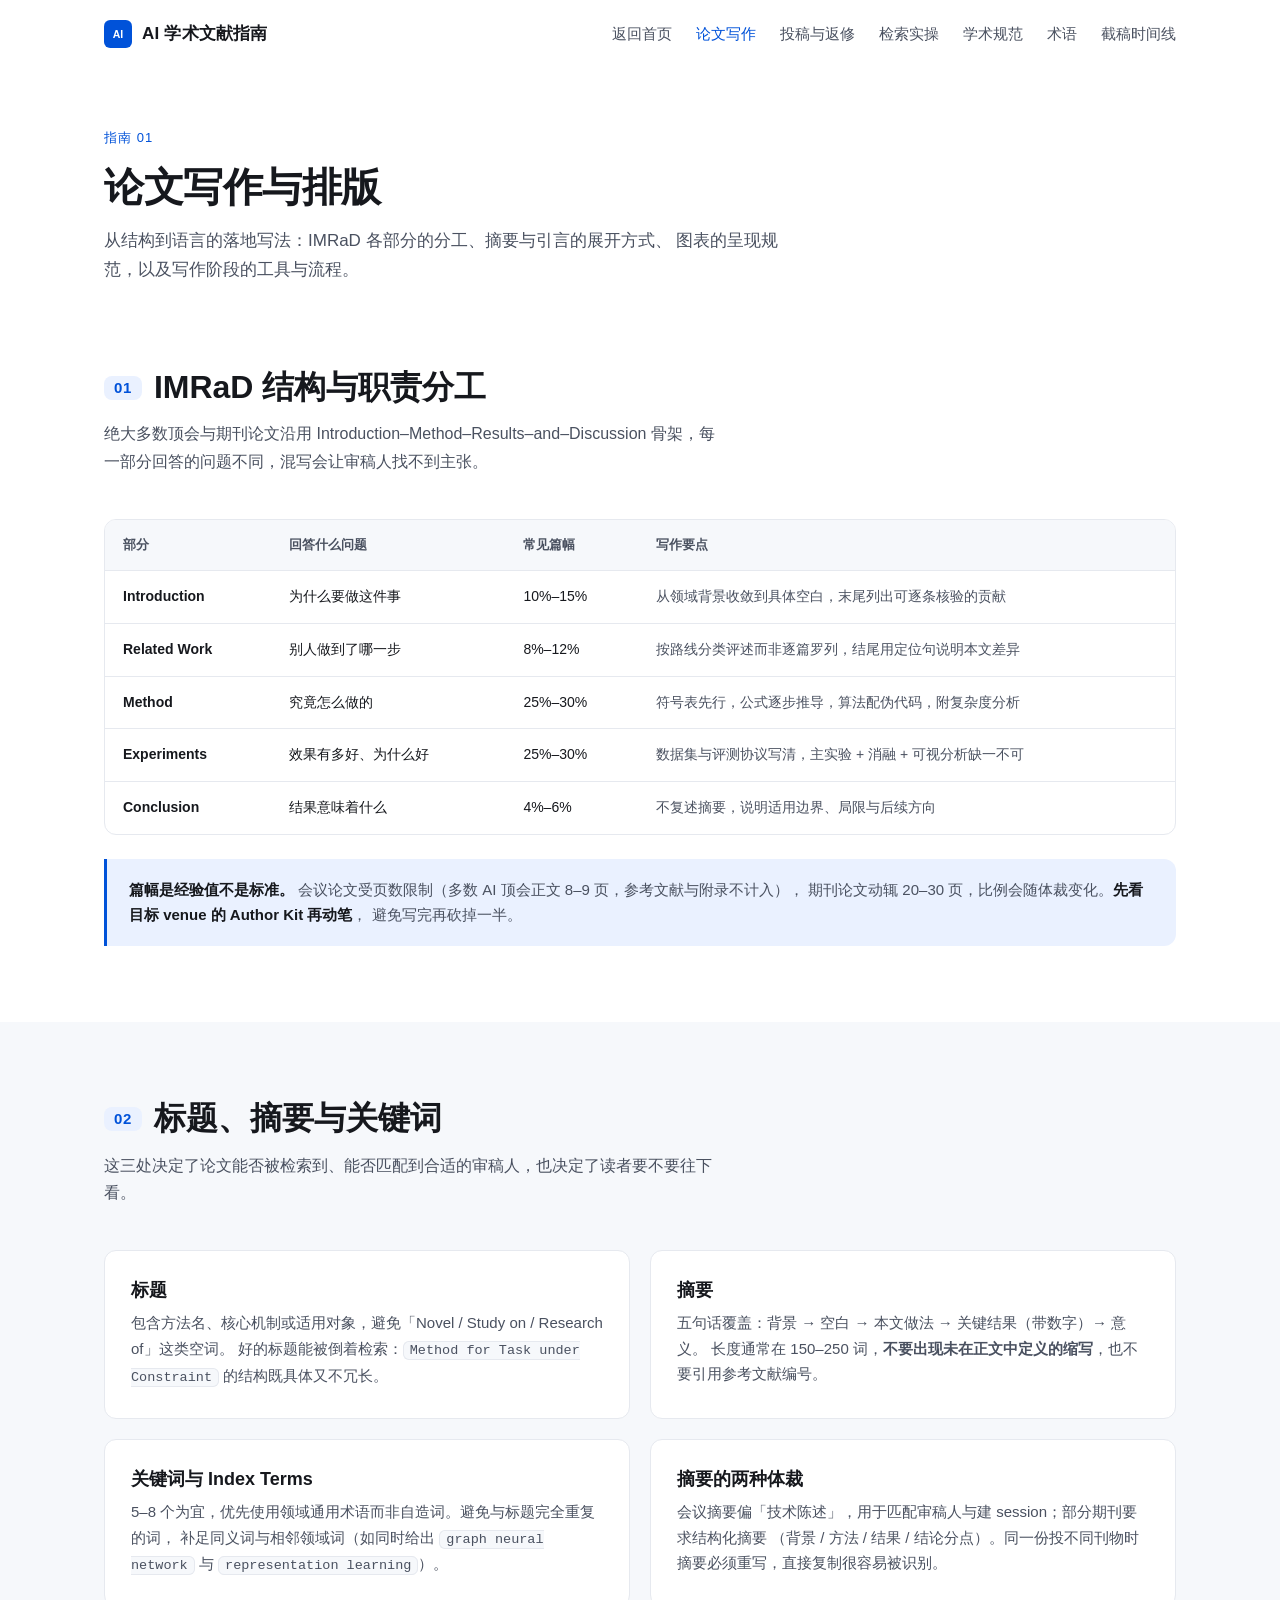
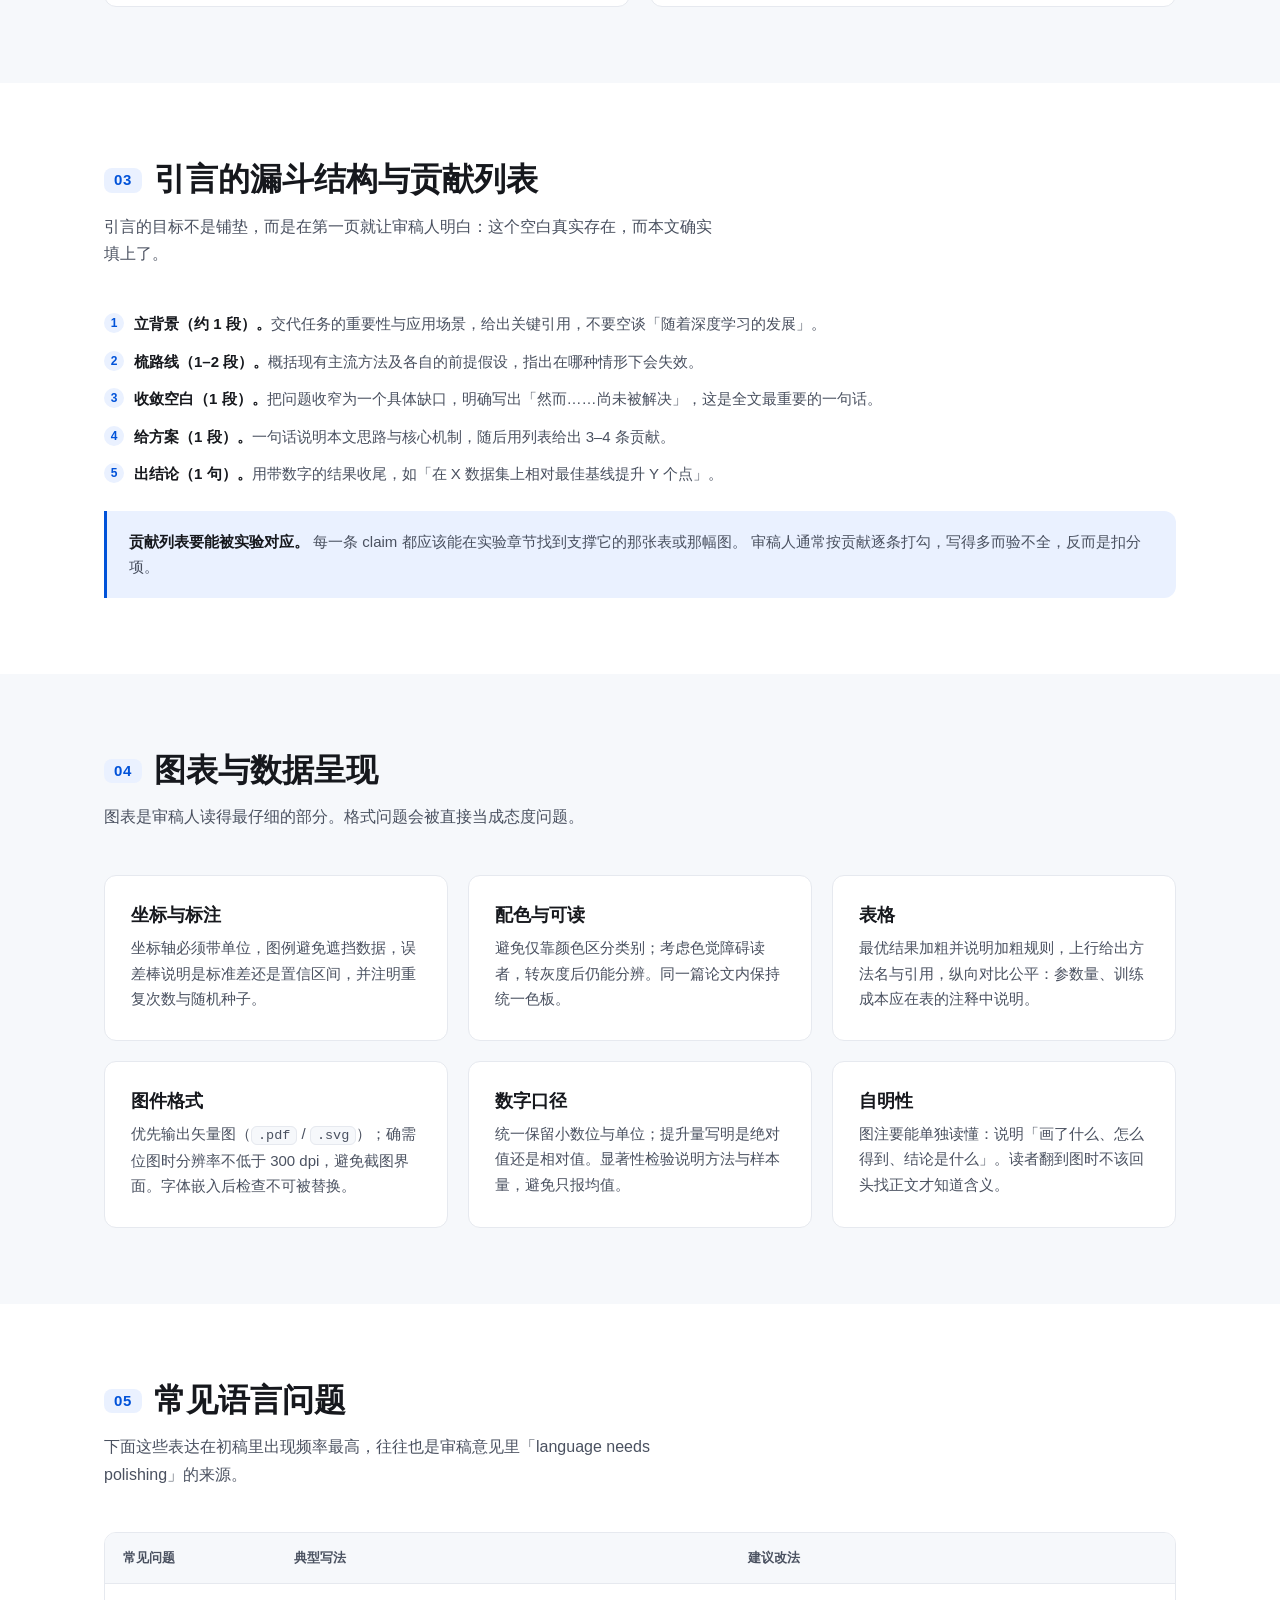
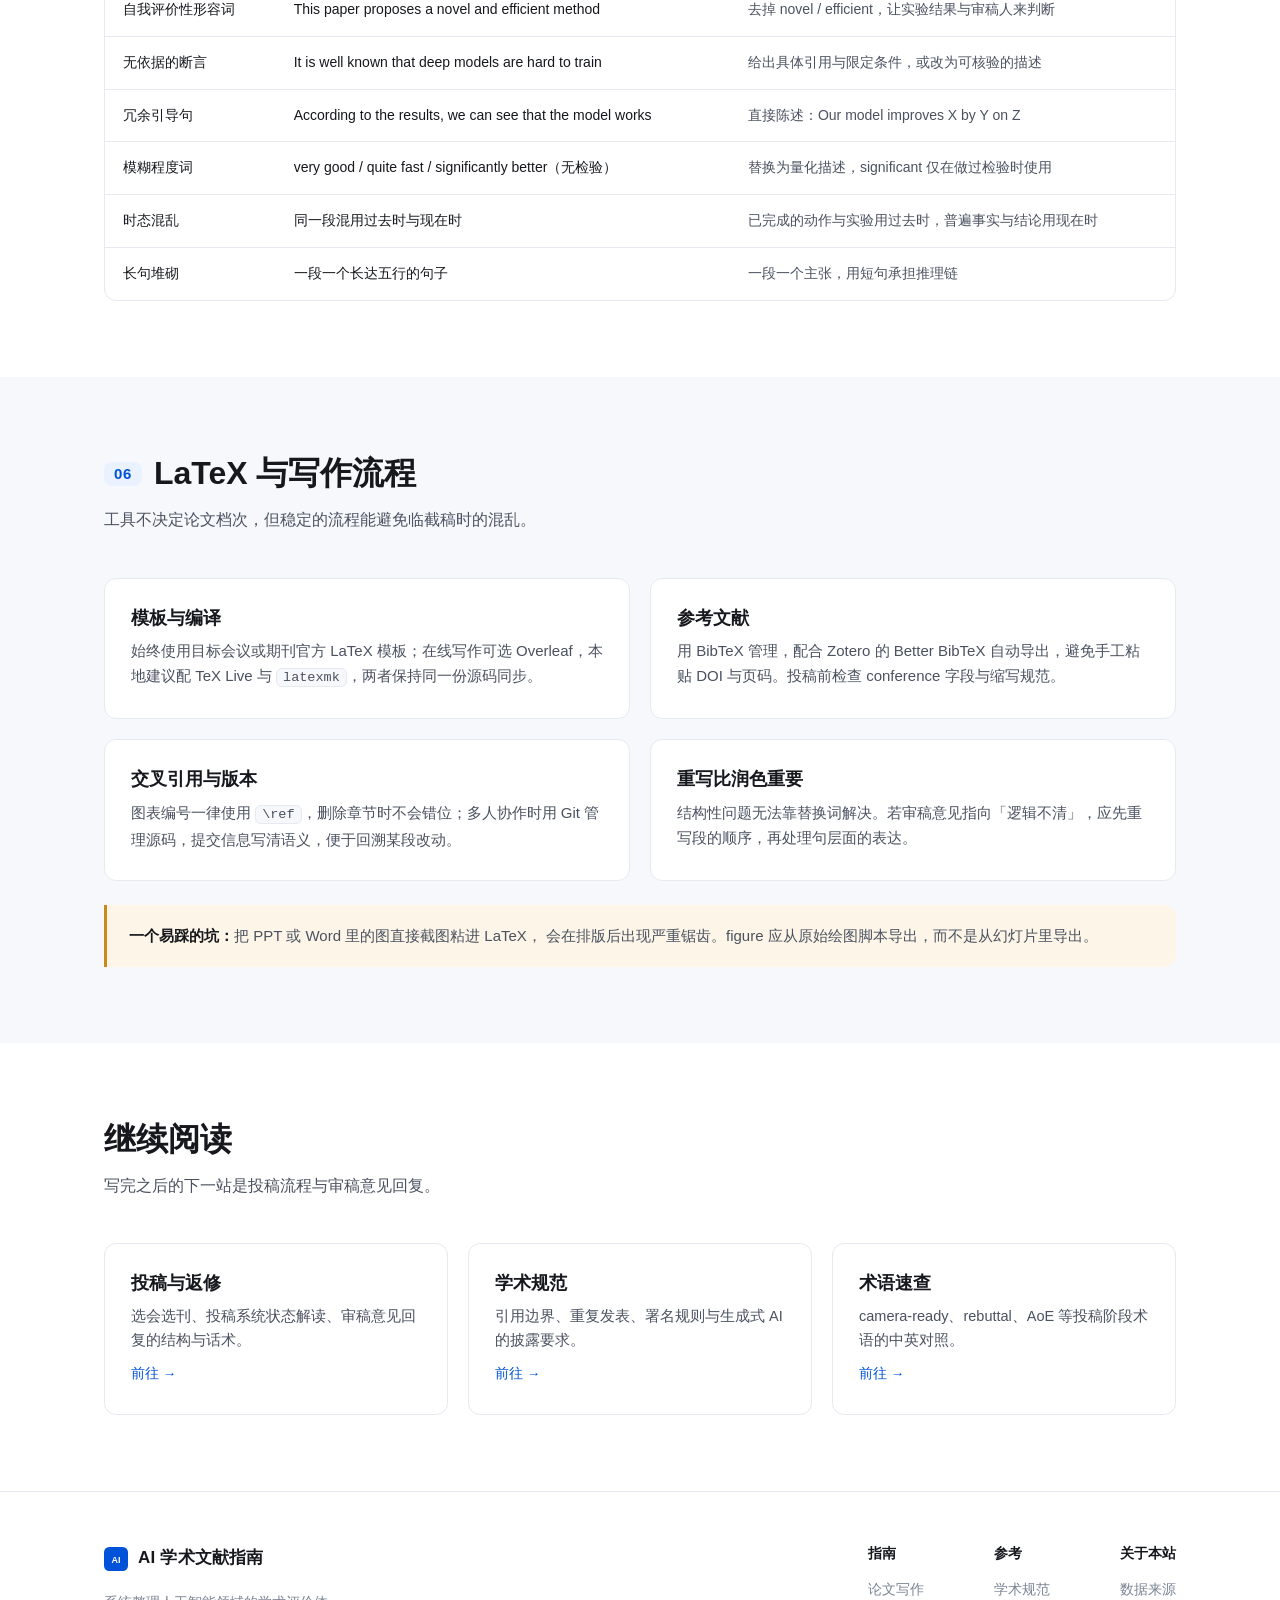
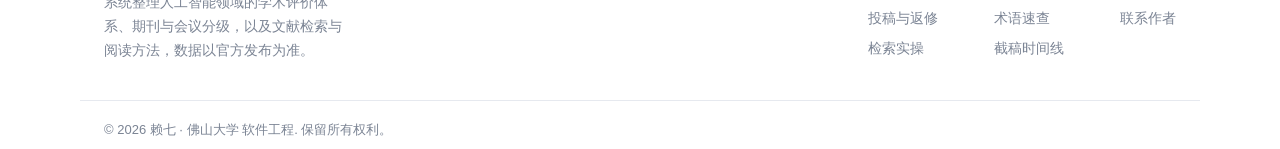
<file: writing.html>
<!DOCTYPE html>
<html lang="zh-CN">
<head>
<meta charset="UTF-8">
<meta name="viewport" content="width=device-width, initial-scale=1.0">
<title>论文写作与排版 · AI 学术文献指南</title>
<meta name="description" content="人工智能方向学术论文的写作要点：IMRaD 结构、标题摘要写法、引言漏斗结构、图表与数据呈现规范、常见语言问题与 LaTeX 写作流程。">
<meta name="author" content="赖七 · 佛山大学 软件工程">
<link rel="icon" type="image/svg+xml" href="assets/img/favicon.svg">
<link rel="stylesheet" href="assets/css/style.css">
</head>
<body>

<header class="header" id="header">
  <div class="container header-inner">
    <a class="logo" href="index.html">
      <img src="assets/img/favicon.svg" alt="" width="28" height="28">
      <span>AI 学术文献指南</span>
    </a>

    <button class="nav-toggle" id="navToggle" aria-label="打开菜单" aria-expanded="false">
      <span></span><span></span><span></span>
    </button>

    <nav class="nav" id="nav">
      <a href="index.html">返回首页</a>
      <a href="writing.html" class="is-current">论文写作</a>
      <a href="submit.html">投稿与返修</a>
      <a href="search.html">检索实操</a>
      <a href="ethics.html">学术规范</a>
      <a href="glossary.html">术语</a>
      <a href="deadline.html">截稿时间线</a>
    </nav>
  </div>
</header>

<main id="top">

  <section class="page-head">
    <div class="container">
      <p class="page-kicker">指南 01</p>
      <h1>论文写作与排版</h1>
      <p class="lead">
        从结构到语言的落地写法：IMRaD 各部分的分工、摘要与引言的展开方式、
        图表的呈现规范，以及写作阶段的工具与流程。
      </p>
    </div>
  </section>

  <section class="section" id="structure">
    <div class="container">
      <div class="section-head">
        <h2><span class="sec-num">01</span>IMRaD 结构与职责分工</h2>
        <p>绝大多数顶会与期刊论文沿用 Introduction–Method–Results–and–Discussion 骨架，每一部分回答的问题不同，混写会让审稿人找不到主张。</p>
      </div>

      <div class="table-wrap">
        <table class="rank">
          <thead>
            <tr><th>部分</th><th>回答什么问题</th><th>常见篇幅</th><th>写作要点</th></tr>
          </thead>
          <tbody>
            <tr>
              <td><strong>Introduction</strong></td>
              <td>为什么要做这件事</td>
              <td>10%–15%</td>
              <td>从领域背景收敛到具体空白，末尾列出可逐条核验的贡献</td>
            </tr>
            <tr>
              <td><strong>Related Work</strong></td>
              <td>别人做到了哪一步</td>
              <td>8%–12%</td>
              <td>按路线分类评述而非逐篇罗列，结尾用定位句说明本文差异</td>
            </tr>
            <tr>
              <td><strong>Method</strong></td>
              <td>究竟怎么做的</td>
              <td>25%–30%</td>
              <td>符号表先行，公式逐步推导，算法配伪代码，附复杂度分析</td>
            </tr>
            <tr>
              <td><strong>Experiments</strong></td>
              <td>效果有多好、为什么好</td>
              <td>25%–30%</td>
              <td>数据集与评测协议写清，主实验 + 消融 + 可视分析缺一不可</td>
            </tr>
            <tr>
              <td><strong>Conclusion</strong></td>
              <td>结果意味着什么</td>
              <td>4%–6%</td>
              <td>不复述摘要，说明适用边界、局限与后续方向</td>
            </tr>
          </tbody>
        </table>
      </div>

      <div class="callout callout-info">
        <strong>篇幅是经验值不是标准。</strong>
        会议论文受页数限制（多数 AI 顶会正文 8–9 页，参考文献与附录不计入），
        期刊论文动辄 20–30 页，比例会随体裁变化。<strong>先看目标 venue 的 Author Kit 再动笔</strong>，
        避免写完再砍掉一半。
      </div>
    </div>
  </section>

  <section class="section section-alt" id="abstract">
    <div class="container">
      <div class="section-head">
        <h2><span class="sec-num">02</span>标题、摘要与关键词</h2>
        <p>这三处决定了论文能否被检索到、能否匹配到合适的审稿人，也决定了读者要不要往下看。</p>
      </div>

      <div class="grid grid-2">
        <article class="card">
          <h3>标题</h3>
          <p>
            包含方法名、核心机制或适用对象，避免「Novel / Study on / Research of」这类空词。
            好的标题能被倒着检索：<code>Method for Task under Constraint</code> 的结构既具体又不冗长。
          </p>
        </article>
        <article class="card">
          <h3>摘要</h3>
          <p>
            五句话覆盖：背景 → 空白 → 本文做法 → 关键结果（带数字）→ 意义。
            长度通常在 150–250 词，<strong>不要出现未在正文中定义的缩写</strong>，也不要引用参考文献编号。
          </p>
        </article>
        <article class="card">
          <h3>关键词与 Index Terms</h3>
          <p>
            5–8 个为宜，优先使用领域通用术语而非自造词。避免与标题完全重复的词，
            补足同义词与相邻领域词（如同时给出 <code>graph neural network</code> 与 <code>representation learning</code>）。
          </p>
        </article>
        <article class="card">
          <h3>摘要的两种体裁</h3>
          <p>
            会议摘要偏「技术陈述」，用于匹配审稿人与建 session；部分期刊要求结构化摘要
            （背景 / 方法 / 结果 / 结论分点）。同一份投不同刊物时摘要必须重写，直接复制很容易被识别。
          </p>
        </article>
      </div>
    </div>
  </section>

  <section class="section" id="intro">
    <div class="container">
      <div class="section-head">
        <h2><span class="sec-num">03</span>引言的漏斗结构与贡献列表</h2>
        <p>引言的目标不是铺垫，而是在第一页就让审稿人明白：这个空白真实存在，而本文确实填上了。</p>
      </div>

      <ol class="steps">
        <li><strong>立背景（约 1 段）。</strong>交代任务的重要性与应用场景，给出关键引用，不要空谈「随着深度学习的发展」。</li>
        <li><strong>梳路线（1–2 段）。</strong>概括现有主流方法及各自的前提假设，指出在哪种情形下会失效。</li>
        <li><strong>收敛空白（1 段）。</strong>把问题收窄为一个具体缺口，明确写出「然而……尚未被解决」，这是全文最重要的一句话。</li>
        <li><strong>给方案（1 段）。</strong>一句话说明本文思路与核心机制，随后用列表给出 3–4 条贡献。</li>
        <li><strong>出结论（1 句）。</strong>用带数字的结果收尾，如「在 X 数据集上相对最佳基线提升 Y 个点」。</li>
      </ol>

      <div class="callout callout-info">
        <strong>贡献列表要能被实验对应。</strong>
        每一条 claim 都应该能在实验章节找到支撑它的那张表或那幅图。
        审稿人通常按贡献逐条打勾，写得多而验不全，反而是扣分项。
      </div>
    </div>
  </section>

  <section class="section section-alt" id="figures">
    <div class="container">
      <div class="section-head">
        <h2><span class="sec-num">04</span>图表与数据呈现</h2>
        <p>图表是审稿人读得最仔细的部分。格式问题会被直接当成态度问题。</p>
      </div>

      <div class="grid grid-3">
        <article class="card">
          <h3>坐标与标注</h3>
          <p>坐标轴必须带单位，图例避免遮挡数据，误差棒说明是标准差还是置信区间，并注明重复次数与随机种子。</p>
        </article>
        <article class="card">
          <h3>配色与可读</h3>
          <p>避免仅靠颜色区分类别；考虑色觉障碍读者，转灰度后仍能分辨。同一篇论文内保持统一色板。</p>
        </article>
        <article class="card">
          <h3>表格</h3>
          <p>最优结果加粗并说明加粗规则，上行给出方法名与引用，纵向对比公平：参数量、训练成本应在表的注释中说明。</p>
        </article>
        <article class="card">
          <h3>图件格式</h3>
          <p>优先输出矢量图（<code>.pdf</code> / <code>.svg</code>）；确需位图时分辨率不低于 300 dpi，避免截图界面。字体嵌入后检查不可被替换。</p>
        </article>
        <article class="card">
          <h3>数字口径</h3>
          <p>统一保留小数位与单位；提升量写明是绝对值还是相对值。显著性检验说明方法与样本量，避免只报均值。</p>
        </article>
        <article class="card">
          <h3>自明性</h3>
          <p>图注要能单独读懂：说明「画了什么、怎么得到、结论是什么」。读者翻到图时不该回头找正文才知道含义。</p>
        </article>
      </div>
    </div>
  </section>

  <section class="section" id="language">
    <div class="container">
      <div class="section-head">
        <h2><span class="sec-num">05</span>常见语言问题</h2>
        <p>下面这些表达在初稿里出现频率最高，往往也是审稿意见里「language needs polishing」的来源。</p>
      </div>

      <div class="table-wrap">
        <table class="rank">
          <thead>
            <tr><th>常见问题</th><th>典型写法</th><th>建议改法</th></tr>
          </thead>
          <tbody>
            <tr><td>自我评价性形容词</td><td>This paper proposes a novel and efficient method</td><td>去掉 novel / efficient，让实验结果与审稿人来判断</td></tr>
            <tr><td>无依据的断言</td><td>It is well known that deep models are hard to train</td><td>给出具体引用与限定条件，或改为可核验的描述</td></tr>
            <tr><td>冗余引导句</td><td>According to the results, we can see that the model works</td><td>直接陈述：Our model improves X by Y on Z</td></tr>
            <tr><td>模糊程度词</td><td>very good / quite fast / significantly better（无检验）</td><td>替换为量化描述，significant 仅在做过检验时使用</td></tr>
            <tr><td>时态混乱</td><td>同一段混用过去时与现在时</td><td>已完成的动作与实验用过去时，普遍事实与结论用现在时</td></tr>
            <tr><td>长句堆砌</td><td>一段一个长达五行的句子</td><td>一段一个主张，用短句承担推理链</td></tr>
          </tbody>
        </table>
      </div>
    </div>
  </section>

  <section class="section section-alt" id="tooling">
    <div class="container">
      <div class="section-head">
        <h2><span class="sec-num">06</span>LaTeX 与写作流程</h2>
        <p>工具不决定论文档次，但稳定的流程能避免临截稿时的混乱。</p>
      </div>

      <div class="grid grid-2">
        <article class="card">
          <h3>模板与编译</h3>
          <p>始终使用目标会议或期刊官方 LaTeX 模板；在线写作可选 Overleaf，本地建议配 TeX Live 与 <code>latexmk</code>，两者保持同一份源码同步。</p>
        </article>
        <article class="card">
          <h3>参考文献</h3>
          <p>用 BibTeX 管理，配合 Zotero 的 Better BibTeX 自动导出，避免手工粘贴 DOI 与页码。投稿前检查 conference 字段与缩写规范。</p>
        </article>
        <article class="card">
          <h3>交叉引用与版本</h3>
          <p>图表编号一律使用 <code>\ref</code>，删除章节时不会错位；多人协作时用 Git 管理源码，提交信息写清语义，便于回溯某段改动。</p>
        </article>
        <article class="card">
          <h3>重写比润色重要</h3>
          <p>结构性问题无法靠替换词解决。若审稿意见指向「逻辑不清」，应先重写段的顺序，再处理句层面的表达。</p>
        </article>
      </div>

      <div class="callout callout-warn">
        <strong>一个易踩的坑：</strong>把 PPT 或 Word 里的图直接截图粘进 LaTeX，
        会在排版后出现严重锯齿。figure 应从原始绘图脚本导出，而不是从幻灯片里导出。
      </div>
    </div>
  </section>

  <section class="section" id="next">
    <div class="container">
      <div class="section-head">
        <h2>继续阅读</h2>
        <p>写完之后的下一站是投稿流程与审稿意见回复。</p>
      </div>
      <div class="grid grid-3">
        <a class="card" href="submit.html">
          <h3>投稿与返修</h3>
          <p>选会选刊、投稿系统状态解读、审稿意见回复的结构与话术。</p>
          <span class="card-link">前往 →</span>
        </a>
        <a class="card" href="ethics.html">
          <h3>学术规范</h3>
          <p>引用边界、重复发表、署名规则与生成式 AI 的披露要求。</p>
          <span class="card-link">前往 →</span>
        </a>
        <a class="card" href="glossary.html">
          <h3>术语速查</h3>
          <p>camera-ready、rebuttal、AoE 等投稿阶段术语的中英对照。</p>
          <span class="card-link">前往 →</span>
        </a>
      </div>
    </div>
  </section>

</main>

<footer class="footer">
  <div class="container footer-inner">
    <div class="footer-brand">
      <a class="logo" href="index.html">
        <img src="assets/img/favicon.svg" alt="" width="24" height="24">
        <span>AI 学术文献指南</span>
      </a>
      <p>系统整理人工智能领域的学术评价体系、期刊与会议分级，以及文献检索与阅读方法，数据以官方发布为准。</p>
    </div>
    <div class="footer-links">
      <div>
        <h4>指南</h4>
        <a href="writing.html">论文写作</a>
        <a href="submit.html">投稿与返修</a>
        <a href="search.html">检索实操</a>
      </div>
      <div>
        <h4>参考</h4>
        <a href="ethics.html">学术规范</a>
        <a href="glossary.html">术语速查</a>
        <a href="deadline.html">截稿时间线</a>
      </div>
      <div>
        <h4>关于本站</h4>
        <a href="index.html#about">数据来源</a>
        <a href="mailto:2112671075@stu.fosu.edu.cn">联系作者</a>
      </div>
    </div>
  </div>

  <div class="container footer-bottom">
    <p>© <span id="year">2026</span> 赖七 · 佛山大学 软件工程. 保留所有权利。</p>
  </div>
</footer>

<script src="assets/js/main.js"></script>
</body>
</html>
</file>
<file: assets/css/style.css>
:root {
  --brand: #0052d9;
  --brand-dark: #003cab;
  --brand-soft: #eaf1ff;
  --ink: #16181d;
  --ink-2: #4a5160;
  --ink-3: #7b8494;
  --line: #e6e9ef;
  --bg: #ffffff;
  --bg-soft: #f6f8fb;
  --radius: 12px;
  --maxw: 1120px;
}

* { box-sizing: border-box; }

html { scroll-behavior: smooth; scroll-padding-top: 76px; }

body {
  margin: 0;
  background: var(--bg);
  color: var(--ink);
  font-family: -apple-system, BlinkMacSystemFont, "Segoe UI", "PingFang SC",
    "Hiragino Sans GB", "Microsoft YaHei", "Helvetica Neue", Arial, sans-serif;
  font-size: 16px;
  line-height: 1.7;
  -webkit-font-smoothing: antialiased;
}

img { display: block; max-width: 100%; }
a { color: inherit; text-decoration: none; }
h1, h2, h3, h4 { margin: 0; line-height: 1.3; font-weight: 600; }
p { margin: 0; }
ul, ol, dl { margin: 0; padding: 0; list-style: none; }

.container {
  width: 100%;
  max-width: var(--maxw);
  margin: 0 auto;
  padding: 0 24px;
}

/* ---------- header ---------- */
.header {
  position: sticky;
  top: 0;
  z-index: 50;
  background: rgba(255, 255, 255, .88);
  backdrop-filter: saturate(180%) blur(10px);
  border-bottom: 1px solid transparent;
  transition: border-color .2s, box-shadow .2s;
}
.header.is-scrolled {
  border-bottom-color: var(--line);
  box-shadow: 0 2px 12px rgba(20, 24, 33, .05);
}
.header-inner {
  display: flex;
  align-items: center;
  justify-content: space-between;
  height: 68px;
}
.logo {
  display: inline-flex;
  align-items: center;
  gap: 10px;
  font-weight: 600;
  font-size: 17px;
  letter-spacing: .2px;
}
.nav { display: flex; align-items: center; gap: 24px; }
.nav a { font-size: 15px; color: var(--ink-2); transition: color .15s; }
.nav a:hover { color: var(--brand); }
.nav a.btn { color: #fff; }

.nav-toggle {
  display: none;
  width: 40px; height: 40px;
  border: 1px solid var(--line);
  border-radius: 10px;
  background: #fff;
  cursor: pointer;
  padding: 0;
  flex-direction: column;
  align-items: center;
  justify-content: center;
  gap: 5px;
}
.nav-toggle span {
  display: block;
  width: 18px; height: 1.5px;
  background: var(--ink);
  border-radius: 2px;
  transition: transform .2s, opacity .2s;
}
.nav-toggle[aria-expanded="true"] span:nth-child(1) { transform: translateY(6.5px) rotate(45deg); }
.nav-toggle[aria-expanded="true"] span:nth-child(2) { opacity: 0; }
.nav-toggle[aria-expanded="true"] span:nth-child(3) { transform: translateY(-6.5px) rotate(-45deg); }

/* ---------- buttons ---------- */
.btn {
  display: inline-flex;
  align-items: center;
  justify-content: center;
  height: 44px;
  padding: 0 22px;
  border-radius: 10px;
  background: var(--brand);
  color: #fff;
  font-size: 15px;
  font-weight: 500;
  border: 1px solid var(--brand);
  cursor: pointer;
  transition: background .15s, border-color .15s, color .15s;
}
.btn:hover { background: var(--brand-dark); border-color: var(--brand-dark); }
.btn-ghost {
  background: transparent;
  color: var(--ink);
  border-color: var(--line);
}
.btn-ghost:hover {
  background: var(--bg-soft);
  border-color: var(--ink-3);
  color: var(--ink);
}

/* ---------- hero ---------- */
.hero { padding: 88px 0 72px; background: var(--bg); }
.hero-inner {
  display: grid;
  grid-template-columns: 1.05fr .95fr;
  gap: 56px;
  align-items: center;
}
.badge {
  display: inline-block;
  padding: 4px 12px;
  border-radius: 999px;
  background: var(--brand-soft);
  color: var(--brand);
  font-size: 13px;
  font-weight: 500;
  margin-bottom: 20px;
}
.hero h1 {
  font-size: clamp(30px, 4.4vw, 46px);
  letter-spacing: -.5px;
  margin-bottom: 18px;
}
.lead {
  font-size: 17px;
  color: var(--ink-2);
  max-width: 46ch;
}
.hero-actions {
  display: flex;
  gap: 12px;
  margin: 30px 0 22px;
  flex-wrap: wrap;
}
.hero-meta {
  display: flex;
  gap: 22px;
  flex-wrap: wrap;
  font-size: 14px;
  color: var(--ink-3);
}
.hero-meta li { position: relative; padding-left: 18px; }
.hero-meta li::before {
  content: "";
  position: absolute;
  left: 0; top: 10px;
  width: 6px; height: 6px;
  border-radius: 50%;
  background: var(--brand);
}

/* hero mock */
.hero-visual { display: flex; justify-content: center; }
.card-mock {
  width: 100%;
  max-width: 380px;
  border: 1px solid var(--line);
  border-radius: 16px;
  background: #fff;
  box-shadow: 0 18px 40px rgba(20, 24, 33, .09);
  overflow: hidden;
}
.mock-bar {
  display: flex;
  gap: 6px;
  padding: 12px 14px;
  border-bottom: 1px solid var(--line);
  background: var(--bg-soft);
}
.mock-bar i {
  width: 9px; height: 9px;
  border-radius: 50%;
  background: #d5dae3;
}
.mock-body { padding: 22px; }
.mock-line {
  height: 10px;
  border-radius: 5px;
  background: var(--line);
  margin-bottom: 12px;
}
.mock-line.w70 { width: 70%; }
.mock-line.w45 { width: 45%; background: var(--brand-soft); }
.mock-chart {
  display: flex;
  align-items: flex-end;
  gap: 10px;
  height: 130px;
  margin-top: 22px;
  padding-top: 12px;
  border-top: 1px dashed var(--line);
}
.mock-chart span {
  flex: 1;
  height: var(--h);
  border-radius: 6px 6px 0 0;
  background: var(--brand);
  opacity: .85;
}

/* ---------- sections ---------- */
.section { padding: 76px 0; }
.section-alt { background: var(--bg-soft); }
.section-head { max-width: 620px; margin-bottom: 44px; }
.section-head h2 { font-size: clamp(24px, 3vw, 32px); margin-bottom: 12px; }
.section-head p { color: var(--ink-2); font-size: 16px; }

/* 章节序号 */
.sec-num {
  display: inline-block;
  margin-right: 12px;
  padding: 2px 10px 3px;
  border-radius: 8px;
  background: var(--brand-soft);
  color: var(--brand);
  font-size: 15px;
  font-weight: 700;
  letter-spacing: .04em;
  vertical-align: 5px;
  font-variant-numeric: tabular-nums;
}


.grid { display: grid; gap: 20px; }
.grid-3 { grid-template-columns: repeat(3, 1fr); }

.card {
  padding: 28px 26px;
  border: 1px solid var(--line);
  border-radius: var(--radius);
  background: #fff;
  transition: border-color .15s, transform .15s, box-shadow .15s;
}
.card:hover {
  border-color: #c9d6ef;
  transform: translateY(-2px);
  box-shadow: 0 10px 24px rgba(20, 24, 33, .07);
}
.card-icon {
  width: 40px; height: 40px;
  display: grid; place-items: center;
  border-radius: 10px;
  background: var(--brand-soft);
  color: var(--brand);
  font-size: 14px;
  font-weight: 600;
  margin-bottom: 16px;
}
.card h3 { font-size: 18px; margin-bottom: 8px; }
.card p { color: var(--ink-2); font-size: 15px; }

/* ---------- about ---------- */
.about-inner {
  display: grid;
  grid-template-columns: 1.2fr .8fr;
  gap: 48px;
  align-items: center;
}
.about-text h2 { font-size: clamp(24px, 3vw, 32px); margin-bottom: 16px; }
.about-text p { color: var(--ink-2); }
.stats {
  display: flex;
  gap: 40px;
  margin-top: 28px;
  flex-wrap: wrap;
}
.stats dt {
  font-size: 28px;
  font-weight: 600;
  color: var(--brand);
  line-height: 1.2;
}
.stats dd { margin: 2px 0 0; font-size: 14px; color: var(--ink-3); }

.about-note blockquote {
  margin: 0;
  padding: 28px;
  border-left: 3px solid var(--brand);
  background: #fff;
  border-radius: 0 var(--radius) var(--radius) 0;
  font-size: 16px;
  color: var(--ink-2);
}
.about-note cite {
  display: block;
  margin-top: 14px;
  font-style: normal;
  font-size: 14px;
  color: var(--ink-3);
}

/* ---------- cta ---------- */
.cta {
  text-align: center;
  padding: 56px 32px;
  border: 1px solid var(--line);
  border-radius: 16px;
  background: var(--bg-soft);
}
.cta h2 { font-size: clamp(22px, 2.6vw, 28px); margin-bottom: 10px; }
.cta p { color: var(--ink-2); }
.cta-tip { font-size: 14px; color: var(--ink-3); }
.cta-tip a { color: var(--brand); }

/* ---------- footer ---------- */
.footer {
  border-top: 1px solid var(--line);
  padding-top: 52px;
  background: #fff;
}
.footer-inner {
  display: flex;
  justify-content: space-between;
  gap: 40px;
  flex-wrap: wrap;
  padding-bottom: 36px;
}
.footer-brand p { margin-top: 12px; color: var(--ink-3); font-size: 14px; max-width: 32ch; }
.footer-links { display: flex; gap: 56px; flex-wrap: wrap; }
.footer-links h4 { font-size: 14px; margin-bottom: 12px; }
.footer-links a { display: block; font-size: 14px; color: var(--ink-3); padding: 3px 0; }
.footer-links a:hover { color: var(--brand); }

.footer-bottom {
  display: flex;
  justify-content: space-between;
  align-items: center;
  gap: 16px;
  flex-wrap: wrap;
  padding: 18px 24px;
  border-top: 1px solid var(--line);
  font-size: 13px;
  color: var(--ink-3);
}
/* ---------- responsive ---------- */
@media (max-width: 900px) {
  .hero-inner { grid-template-columns: 1fr; gap: 40px; }
  .hero-visual { order: -1; }
  .grid-3 { grid-template-columns: repeat(2, 1fr); }
  .about-inner { grid-template-columns: 1fr; gap: 32px; }
}

@media (max-width: 820px) {
  .nav-toggle { display: flex; }
  .nav {
    position: absolute;
    top: 68px; left: 0; right: 0;
    flex-direction: column;
    align-items: stretch;
    gap: 0;
    padding: 8px 24px 16px;
    background: #fff;
    border-bottom: 1px solid var(--line);
    box-shadow: 0 10px 20px rgba(20, 24, 33, .06);
    display: none;
  }
  .nav.is-open { display: flex; }
  .nav a { padding: 12px 0; border-bottom: 1px solid var(--line); }
  .nav a.btn { margin-top: 12px; border-bottom: 0; }
  .hero { padding: 56px 0 48px; }
  .section { padding: 52px 0; }
  .grid-3 { grid-template-columns: 1fr; }
  .footer-links { gap: 40px; }
  .stats { gap: 28px; }
}

@media (prefers-reduced-motion: reduce) {
  html { scroll-behavior: auto; }
  .card:hover { transform: none; }
}

.cta-actions {
  display: flex;
  gap: 12px;
  justify-content: center;
  flex-wrap: wrap;
  margin-top: 24px;
}

/* ---------- layout helpers ---------- */
.grid-2 { grid-template-columns: repeat(2, 1fr); }

/* ---------- tables ---------- */
.table-wrap {
  overflow-x: auto;
  border: 1px solid var(--line);
  border-radius: var(--radius);
  background: #fff;
}
table.rank {
  width: 100%;
  border-collapse: collapse;
  font-size: 14px;
  min-width: 720px;
}
table.rank th,
table.rank td {
  padding: 14px 18px;
  text-align: left;
  border-bottom: 1px solid var(--line);
  vertical-align: top;
}
table.rank thead th {
  background: var(--bg-soft);
  font-size: 13px;
  font-weight: 600;
  color: var(--ink-2);
  white-space: nowrap;
}
table.rank tbody tr:last-child td { border-bottom: 0; }
table.rank tbody tr:hover { background: #fafcff; }
table.rank td:last-child { color: var(--ink-2); }

.lv {
  display: inline-block;
  min-width: 22px;
  padding: 1px 8px;
  border-radius: 6px;
  font-size: 12.5px;
  font-weight: 600;
  text-align: center;
}
.lv-a { background: #fdecec; color: #c0392b; }
.lv-b { background: #eaf1ff; color: #1c5fd0; }
.lv-c { background: var(--bg-soft); color: var(--ink-3); }
.lv-none { background: #fdf3e3; color: #96601a; white-space: nowrap; }

/* ---------- callout ---------- */
.callout {
  margin-top: 24px;
  padding: 18px 22px;
  border-left: 3px solid var(--brand);
  border-radius: 0 var(--radius) var(--radius) 0;
  background: var(--brand-soft);
  font-size: 15px;
  color: var(--ink-2);
}
.callout strong { color: var(--ink); }
.callout-info { border-left-color: var(--brand); background: var(--brand-soft); }
.callout-warn {
  border-left-color: #c98a1a;
  background: #fdf6e8;
}

/* ---------- filters ---------- */
.filters {
  padding: 20px 22px;
  border: 1px solid var(--line);
  border-radius: var(--radius);
  background: var(--bg-soft);
  margin-bottom: 20px;
}
.filter-row {
  display: flex;
  gap: 14px;
  align-items: flex-start;
  flex-wrap: wrap;
  margin-bottom: 12px;
}
.filter-row:last-child { margin-bottom: 0; }
.filter-label {
  flex: 0 0 44px;
  padding-top: 7px;
  font-size: 13px;
  color: var(--ink-3);
}
.chips { display: flex; gap: 8px; flex-wrap: wrap; flex: 1; }
.chip {
  padding: 5px 14px;
  border: 1px solid var(--line);
  border-radius: 999px;
  background: #fff;
  font-family: inherit;
  font-size: 13.5px;
  color: var(--ink-2);
  cursor: pointer;
  transition: background .15s, border-color .15s, color .15s;
}
.chip:hover { border-color: var(--brand); color: var(--brand); }
.chip.is-active {
  background: var(--brand);
  border-color: var(--brand);
  color: #fff;
}
.chip:focus-visible { outline: 2px solid var(--brand-soft); outline-offset: 2px; }

.filter-row-search { align-items: center; }
.filter-row-search input {
  flex: 1 1 260px;
  height: 40px;
  padding: 0 14px;
  border: 1px solid var(--line);
  border-radius: 10px;
  background: #fff;
  font-family: inherit;
  font-size: 14px;
  color: var(--ink);
}
.filter-row-search input:focus {
  outline: 2px solid var(--brand-soft);
  border-color: var(--brand);
}
.filter-count {
  font-size: 13px;
  color: var(--ink-3);
  white-space: nowrap;
}

.dir-tip {
  padding: 16px 20px;
  margin-bottom: 18px;
  border-left: 3px solid var(--brand);
  border-radius: 0 var(--radius) var(--radius) 0;
  background: var(--brand-soft);
  font-size: 14.5px;
  color: var(--ink-2);
}
.dir-tip strong { color: var(--ink); }

.empty-state {
  padding: 32px;
  margin-top: 16px;
  border: 1px dashed var(--line);
  border-radius: var(--radius);
  text-align: center;
  font-size: 14.5px;
  color: var(--ink-3);
}

/* ---------- pitfalls ---------- */
.pitfall {
  padding: 26px;
  border: 1px solid var(--line);
  border-radius: var(--radius);
  background: #fff;
}
.pitfall h3 { font-size: 17px; margin-bottom: 8px; }
.pitfall p { font-size: 14.5px; color: var(--ink-2); }

/* ---------- steps ---------- */
.steps { margin-top: 18px; display: grid; gap: 12px; counter-reset: step; }
.steps li {
  position: relative;
  padding-left: 30px;
  font-size: 15px;
  color: var(--ink-2);
  counter-increment: step;
}
.steps li::before {
  content: counter(step);
  position: absolute;
  left: 0; top: 2px;
  width: 20px; height: 20px;
  display: grid; place-items: center;
  border-radius: 50%;
  background: var(--brand-soft);
  color: var(--brand);
  font-size: 12px;
  font-weight: 600;
}
.steps li strong { color: var(--ink); }

/* ---------- sub pages ---------- */
.page-head { padding: 58px 0 6px; }
.page-kicker {
  font-size: 13px;
  font-weight: 500;
  color: var(--brand);
  letter-spacing: .08em;
  margin-bottom: 12px;
}
.page-head h1 { font-size: clamp(28px, 4vw, 40px); letter-spacing: -.5px; margin-bottom: 14px; }
.page-head .lead { color: var(--ink-2); font-size: 17px; max-width: 700px; }
.nav a.is-current { color: var(--brand); }
a.card { display: block; }
a.card h3 { color: var(--ink); }
a.card p { font-size: 14.5px; color: var(--ink-2); }
.card-link { display: inline-block; margin-top: 10px; font-size: 13.5px; color: var(--brand); }

code {
  font-family: ui-monospace, SFMono-Regular, Menlo, Consolas, monospace;
  font-size: 13.5px;
  padding: 1px 6px;
  border-radius: 6px;
  background: var(--bg-soft);
  border: 1px solid var(--line);
}
pre {
  margin: 18px 0 0;
  padding: 18px 20px;
  border: 1px solid var(--line);
  border-radius: var(--radius);
  background: var(--bg-soft);
  overflow-x: auto;
  font-size: 13.5px;
  line-height: 1.75;
}
pre code { padding: 0; border: 0; background: none; }

.tool {
  display: flex;
  gap: 12px;
  align-items: center;
  flex-wrap: wrap;
  margin-top: 22px;
  padding: 18px 22px;
  border: 1px solid var(--line);
  border-radius: var(--radius);
  background: var(--bg-soft);
}
.tool select {
  height: 42px;
  padding: 0 12px;
  border: 1px solid var(--line);
  border-radius: 10px;
  background: #fff;
  color: var(--ink);
  font-family: inherit;
  font-size: 15px;
}
.tool-out { font-size: 15px; color: var(--ink-2); }
.tool-out strong { color: var(--brand); }

@media (max-width: 900px) {
  .grid-2 { grid-template-columns: 1fr; }
}
</file>
